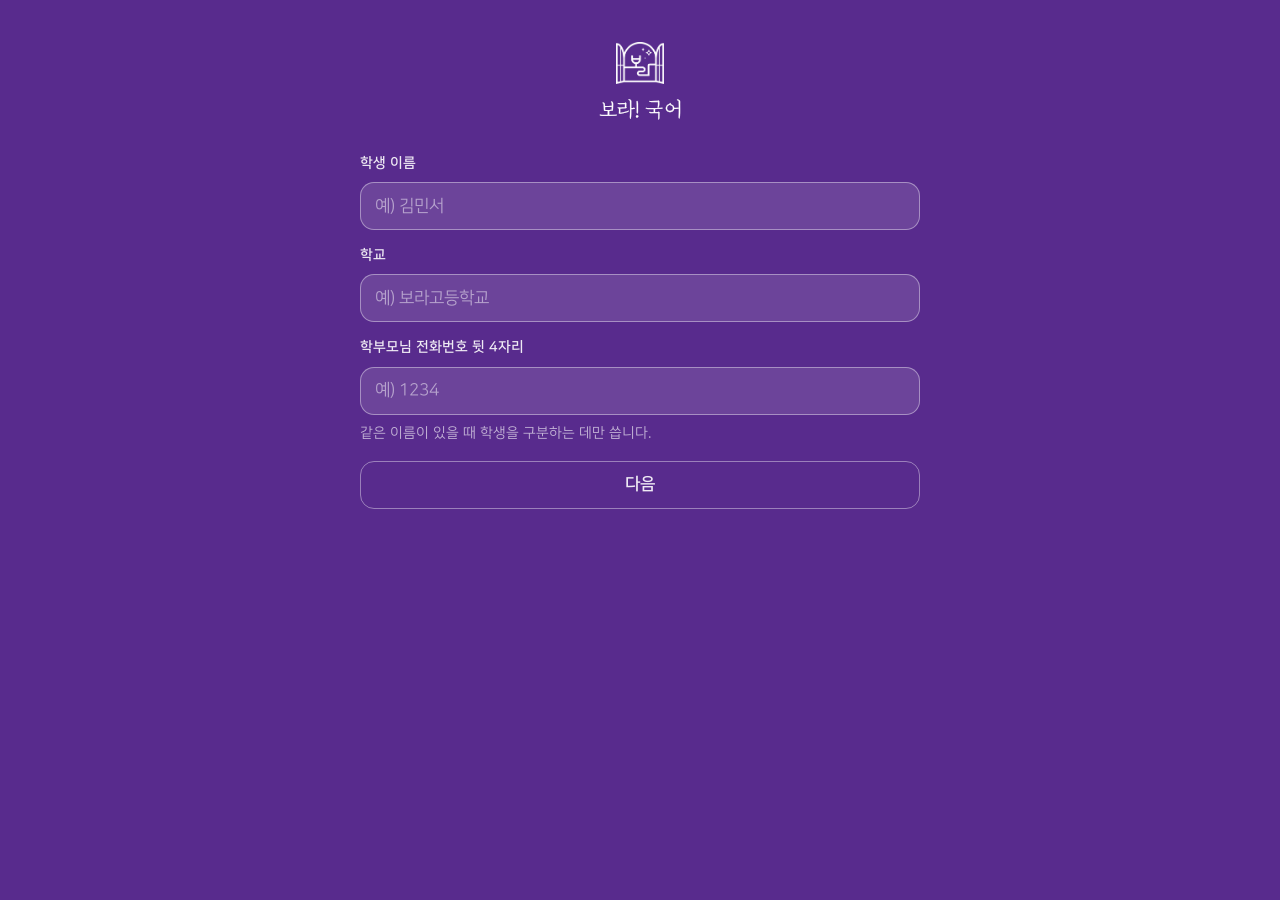
<file: index.html>
<!DOCTYPE html>
<html lang="ko" class="on-rounds">
<head>
  <meta charset="UTF-8">
  <meta http-equiv="Cache-Control" content="no-cache, must-revalidate">
  <meta name="viewport" content="width=device-width, initial-scale=1.0">
  <title>보라! 국어</title>

  <!-- 휴대폰 바탕화면에 앱처럼 놓기 위한 설정 (이 아이콘 하나로 네 과목이 다 열립니다) -->
  <link rel="manifest" href="manifest.json?v=20261018j">
  <meta name="theme-color" content="#5b2d8e">
  <link rel="icon" href="favicon.png?v=20261018j">
  <link rel="apple-touch-icon" href="apple-touch-icon.png?v=20261018j">
  <meta name="apple-mobile-web-app-capable" content="yes">
  <meta name="mobile-web-app-capable" content="yes">
  <meta name="apple-mobile-web-app-status-bar-style" content="default">
  <meta name="apple-mobile-web-app-title" content="보라! 국어">

  <link rel="stylesheet" href="style.css?v=20261030c">
</head>
<body>

  <main class="app">

    <!-- 1. 학생 정보 입력 화면 (진한 보라) — 재원생 확인은 여기서 한 번만 합니다 -->
    <section id="screen-start" class="screen">
      <div class="brand-box">
        <img class="brand-mark" src="logo/mark-white.png?v=20261018j" alt="" width="450" height="397">
        <h1 class="brand-name">보라! 국어</h1>
      </div>

      <form id="start-form" class="card" autocomplete="off">
        <div class="field">
          <label class="label" for="student-name">학생 이름</label>
          <input type="text" id="student-name" class="input" placeholder="예) 김민서" maxlength="20">
        </div>

        <div class="field">
          <label class="label" for="student-school">학교</label>
          <input type="text" id="student-school" class="input" placeholder="예) 보라고등학교" maxlength="30">
        </div>

        <div class="field">
          <label class="label" for="student-phone4">학부모님 전화번호 뒷 4자리</label>
          <input type="text" id="student-phone4" class="input" placeholder="예) 1234"
                 inputmode="numeric" maxlength="4">
          <p class="field-hint">같은 이름이 있을 때 학생을 구분하는 데만 씁니다.</p>
        </div>

        <p id="name-error" class="error" hidden></p>
        <button type="submit" id="btn-start" class="btn btn-primary">다음</button>
        <button type="button" id="btn-my-history" class="btn btn-quiet" hidden>내 지난 기록 보기</button>
      </form>
    </section>

    <!-- 2. 과목 고르기 화면 (연보라) -->
    <section id="screen-subjects" class="screen hub-subjects" hidden>
      <div class="brand-box">
        <picture>
          <source srcset="logo/mark-white.png?v=20261018j" media="(prefers-color-scheme: dark)">
          <img class="brand-mark" src="logo/mark.png?v=20261018j" alt="" width="450" height="397">
        </picture>
        <p class="brand-name">보라! 국어</p>
        <p id="hub-quote" class="hub-quote">“나는 점점 더 나아지고 있다.”</p>
      </div>

      <div class="hub-panel">
        <p class="hub-who"><b id="hub-name"></b> 학생<span id="hub-grade"></span></p>
        <p class="hub-pick">과목을 고르세요</p>

        <!-- 단추를 누르면 그 과목 화면으로 갑니다. 이름은 다시 묻지 않습니다 -->
        <nav class="hub-subject-list" aria-label="과목">
          <a class="hub-subject" href="vocab.html">
            <span class="hub-subject-icon" aria-hidden="true">
              <svg viewBox="0 0 24 24" width="18" height="18" fill="none" stroke="currentColor" stroke-width="1.9" stroke-linecap="round" stroke-linejoin="round"><path d="M3.5 5.5c2.5-1.2 5.5-1.2 8.5.6 3-1.8 6-1.8 8.5-.6v13c-2.5-1.2-5.5-1.2-8.5.6-3-1.8-6-1.8-8.5-.6z"/><path d="M12 6.1v13.1"/></svg>
            </span>
            <span class="hub-subject-name">어휘</span>
          </a>
          <a class="hub-subject" href="grammar.html">
            <span class="hub-subject-icon" aria-hidden="true">
              <svg viewBox="0 0 24 24" width="18" height="18" fill="none" stroke="currentColor" stroke-width="1.9" stroke-linecap="round" stroke-linejoin="round"><path d="M15.5 4.5l4 4L9 19l-5 1 1-5z"/><path d="M13 7l4 4"/></svg>
            </span>
            <span class="hub-subject-name">문법</span>
          </a>
          <a class="hub-subject" href="exam.html">
            <span class="hub-subject-icon" aria-hidden="true">
              <svg viewBox="0 0 24 24" width="18" height="18" fill="none" stroke="currentColor" stroke-width="1.9" stroke-linecap="round" stroke-linejoin="round"><rect x="5" y="4.5" width="14" height="16" rx="2"/><path d="M9 3.5h6v3H9z"/><path d="M8.5 12l2.2 2.2 4.6-4.6"/><path d="M8.5 17.5h7"/></svg>
            </span>
            <span class="hub-subject-name">모의고사</span>
          </a>
          <a class="hub-subject" href="reading.html">
            <span class="hub-subject-icon" aria-hidden="true">
              <svg viewBox="0 0 24 24" width="18" height="18" fill="none" stroke="currentColor" stroke-width="1.9" stroke-linecap="round" stroke-linejoin="round"><path d="M4 6h11M4 10h9M4 14h5"/><circle cx="15.5" cy="15.5" r="3.5"/><path d="M18 18l2.5 2.5"/></svg>
            </span>
            <span class="hub-subject-name">독해</span>
          </a>
        </nav>
      </div>

      <button type="button" id="btn-rename" class="btn btn-quiet">이름 다시 입력</button>
    </section>

    <!-- 3. 내 기록 화면 (네 과목 기록을 모두 보여 줍니다) -->
    <section id="screen-history" class="screen" hidden>
      <button type="button" id="btn-back-from-history" class="btn-back">돌아가기</button>

      <div class="card">
        <p class="eyebrow">지금까지의 기록</p>
        <p id="history-who" class="chosen-round"></p>
        <p id="history-summary" class="chosen-detail"></p>
      </div>

      <div id="history-list" class="history-list"></div>
    </section>

  </main>

  <script src="storage.js?v=20261021a"></script>
  <script src="hub.js?v=20261018j"></script>
</body>
</html>
</file>
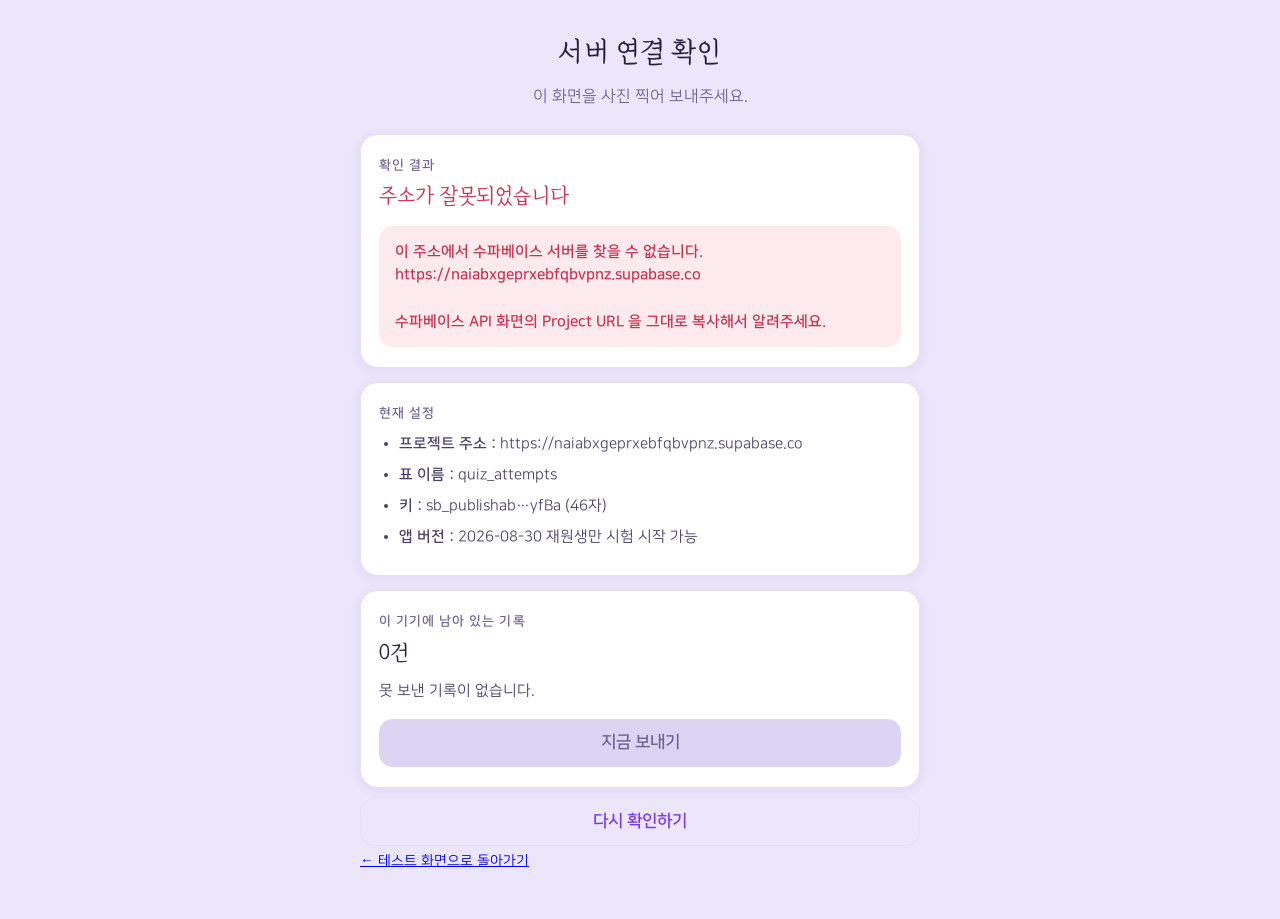
<file: check.html>
<!DOCTYPE html>
<html lang="ko">
<head>
  <meta charset="UTF-8">
  <meta http-equiv="Cache-Control" content="no-cache, must-revalidate">
  <meta name="viewport" content="width=device-width, initial-scale=1.0">
  <title>서버 연결 확인</title>
  <link rel="icon" href="favicon.png?v=20260917a">
  <meta name="theme-color" content="#7c3aed">
  <link rel="stylesheet" href="style.css?v=20261030c">
</head>
<body>

  <main class="app">
    <h1>서버 연결 확인</h1>
    <p class="subtitle">이 화면을 사진 찍어 보내주세요.</p>

    <div class="card">
      <p class="eyebrow">확인 결과</p>
      <p id="verdict" class="chosen-round">확인하는 중…</p>
      <p id="reason" class="check-state" hidden></p>
    </div>

    <div class="card">
      <p class="eyebrow">현재 설정</p>
      <ul id="config" class="config-list"></ul>
    </div>

    <div class="card">
      <p class="eyebrow">이 기기에 남아 있는 기록</p>
      <p id="pending" class="chosen-round">세는 중…</p>
      <p id="pending-detail" class="chosen-detail">아직 서버로 못 보낸 기록이 있으면 여기서 보낼 수 있습니다.</p>
      <button type="button" id="btn-resend" class="btn btn-primary">지금 보내기</button>
      <p id="resend-state" class="check-state" hidden></p>
    </div>

    <button type="button" id="btn-again" class="btn btn-quiet">다시 확인하기</button>
    <p class="hint"><a href="./">← 테스트 화면으로 돌아가기</a></p>
  </main>

  <script src="storage.js?v=20261021a"></script>
  <script>
  (function () {
    'use strict';

    var $ = function (id) { return document.getElementById(id); };

    /* 키는 앞뒤 일부만 보여 줍니다 */
    function mask(key) {
      if (!key) return '(비어 있음)';
      if (key.length < 16) return key;
      return key.slice(0, 12) + '…' + key.slice(-4) + ' (' + key.length + '자)';
    }

    function showConfig() {
      var rows = [
        ['프로젝트 주소', SUPABASE.url || '(비어 있음)'],
        ['표 이름', SUPABASE.table || '(비어 있음)'],
        ['키', mask(SUPABASE.anonKey)],
        ['앱 버전', '2026-08-30 재원생만 시험 시작 가능']
      ];
      var ul = $('config');
      ul.innerHTML = '';
      rows.forEach(function (r) {
        var li = document.createElement('li');
        var b = document.createElement('strong');
        b.textContent = r[0] + ' : ';
        li.appendChild(b);
        li.appendChild(document.createTextNode(r[1]));
        ul.appendChild(li);
      });
    }

    /* 1단계: 그 주소에 서버가 있기는 한지 확인합니다.
       (주소가 틀리면 여기서 바로 걸립니다) */
    function probeHost() {
      if (!SUPABASE.url) return Promise.resolve(false);
      return fetch(SUPABASE.url.replace(/\/+$/, '') + '/rest/v1/', { mode: 'no-cors' })
        .then(function () { return true; })
        .catch(function () { return false; });
    }

    function run() {
      var verdict = $('verdict');
      var reason = $('reason');

      verdict.textContent = '확인하는 중…';
      reason.hidden = true;

      probeHost().then(function (alive) {
        if (!alive) {
          verdict.textContent = '주소가 잘못되었습니다';
          verdict.style.color = 'var(--wrong)';
          reason.hidden = false;
          reason.className = 'check-state is-bad';
          reason.textContent =
            '이 주소에서 수파베이스 서버를 찾을 수 없습니다.\n' +
            SUPABASE.url + '\n\n' +
            '수파베이스 API 화면의 Project URL 을 그대로 복사해서 알려주세요.';
          return;
        }
        checkSaving();
      });
    }

    function checkSaving() {
      var verdict = $('verdict');
      var reason = $('reason');

      VocabStore.testConnection().then(function (r) {
        verdict.textContent = r.ok ? '연결 성공' : '연결 실패';
        verdict.style.color = r.ok ? 'var(--correct)' : 'var(--wrong)';

        reason.hidden = false;
        reason.className = 'check-state ' + (r.ok ? 'is-ok' : 'is-bad');
        reason.textContent = r.message;

        if (!r.ok) {
          reason.textContent = '서버는 찾았는데 준비가 덜 되었습니다.\n\n' + r.message;
        }

        if (r.detail) {
          var more = document.createElement('span');
          more.className = 'check-detail';
          more.textContent = r.detail;
          reason.appendChild(more);
        }
      });
    }

    function showPending() {
      var waiting = VocabStore.all().filter(function (r) { return !r.sent; });
      $('pending').textContent = waiting.length + '건';
      $('btn-resend').disabled = waiting.length === 0;
      $('pending-detail').textContent = waiting.length === 0
        ? '못 보낸 기록이 없습니다.'
        : '아직 서버로 못 보낸 기록이 ' + waiting.length + '건 있습니다.';
      return waiting.length;
    }

    function resendAll() {
      var box = $('resend-state');
      box.hidden = false;
      box.className = 'check-state';
      box.textContent = '보내는 중…';

      VocabStore.resend().then(function (count) {
        var left = showPending();
        if (count > 0 && left === 0) {
          box.className = 'check-state is-ok';
          box.textContent = count + '건을 모두 보냈습니다.\n수파베이스 Table Editor 를 새로고침해보세요.';
        } else if (count > 0) {
          box.className = 'check-state';
          box.textContent = count + '건을 보냈고, ' + left + '건이 남았습니다.';
        } else {
          box.className = 'check-state is-bad';
          box.textContent = '보내지 못했습니다.\n위쪽 확인 결과를 먼저 봐주세요.';
        }
      });
    }

    showConfig();
    showPending();
    $('btn-again').addEventListener('click', run);
    $('btn-resend').addEventListener('click', resendAll);
    run();
  })();
  </script>
</body>
</html>
</file>
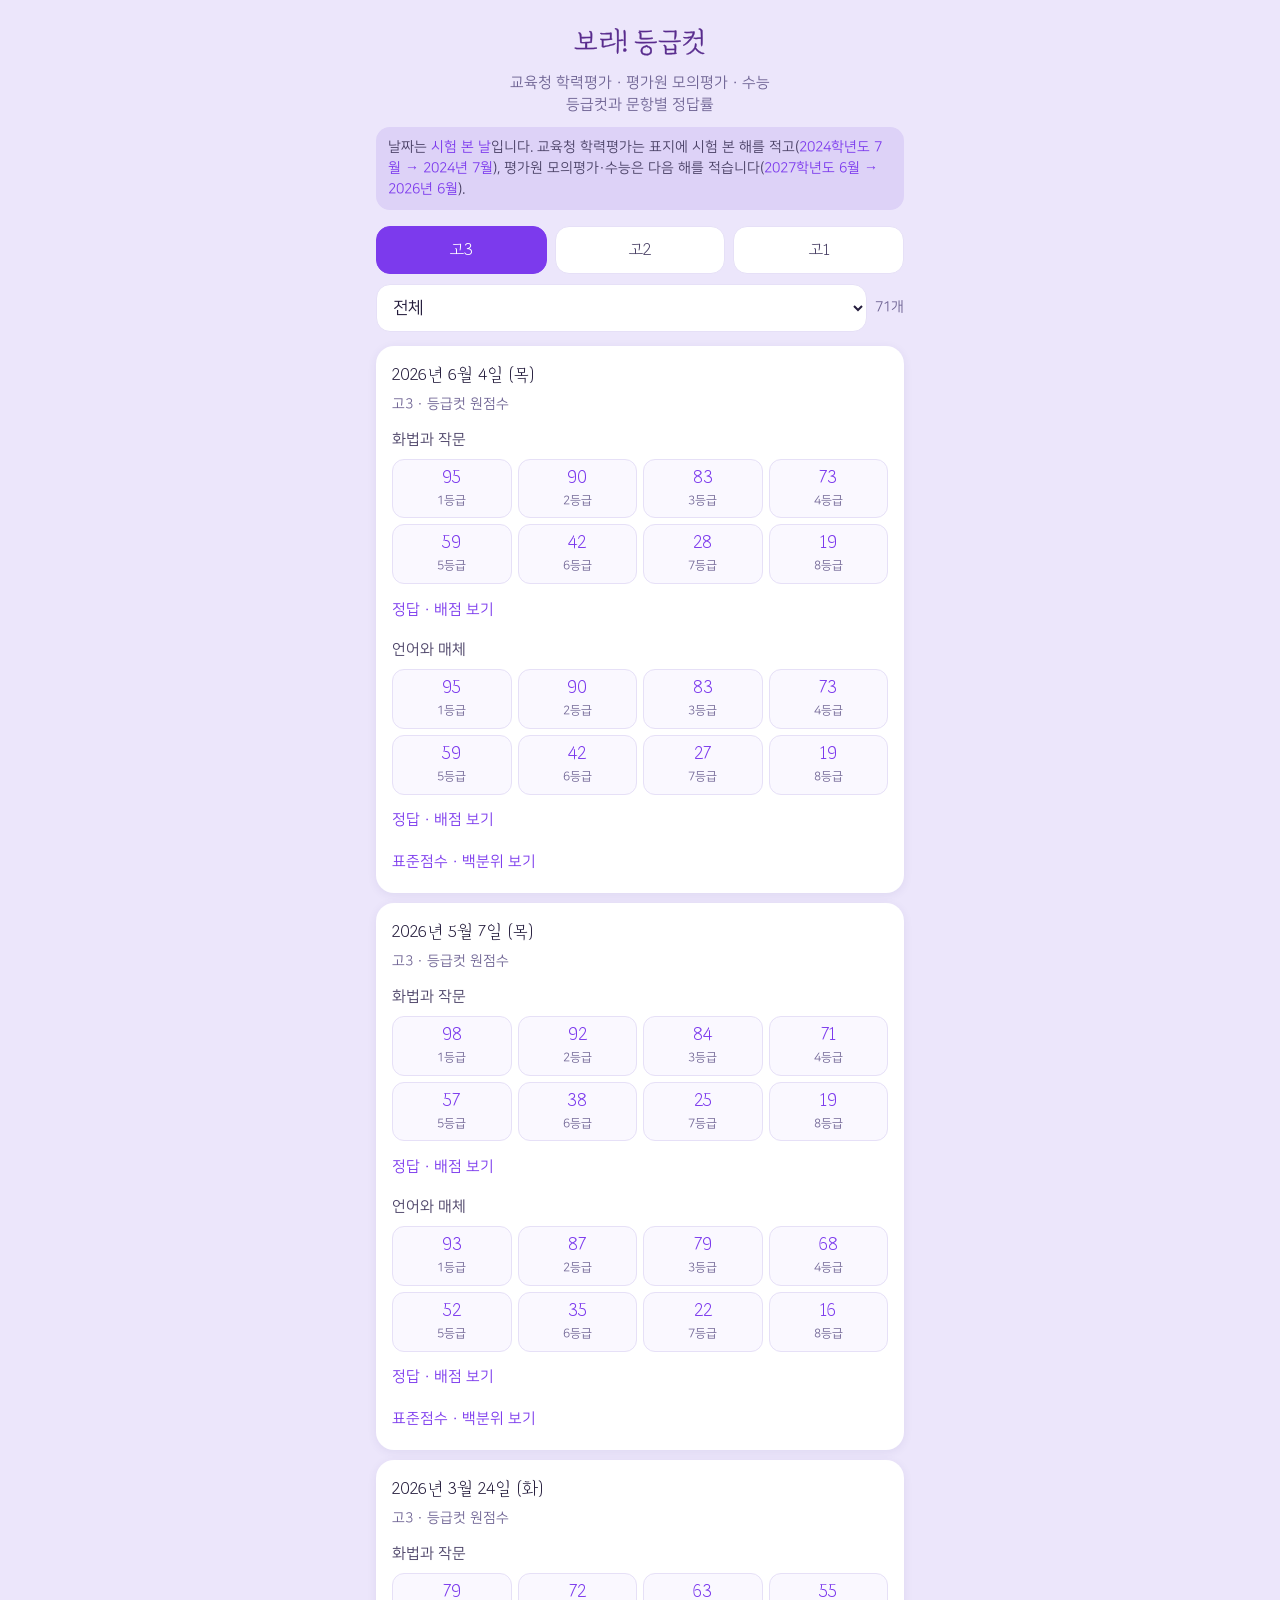
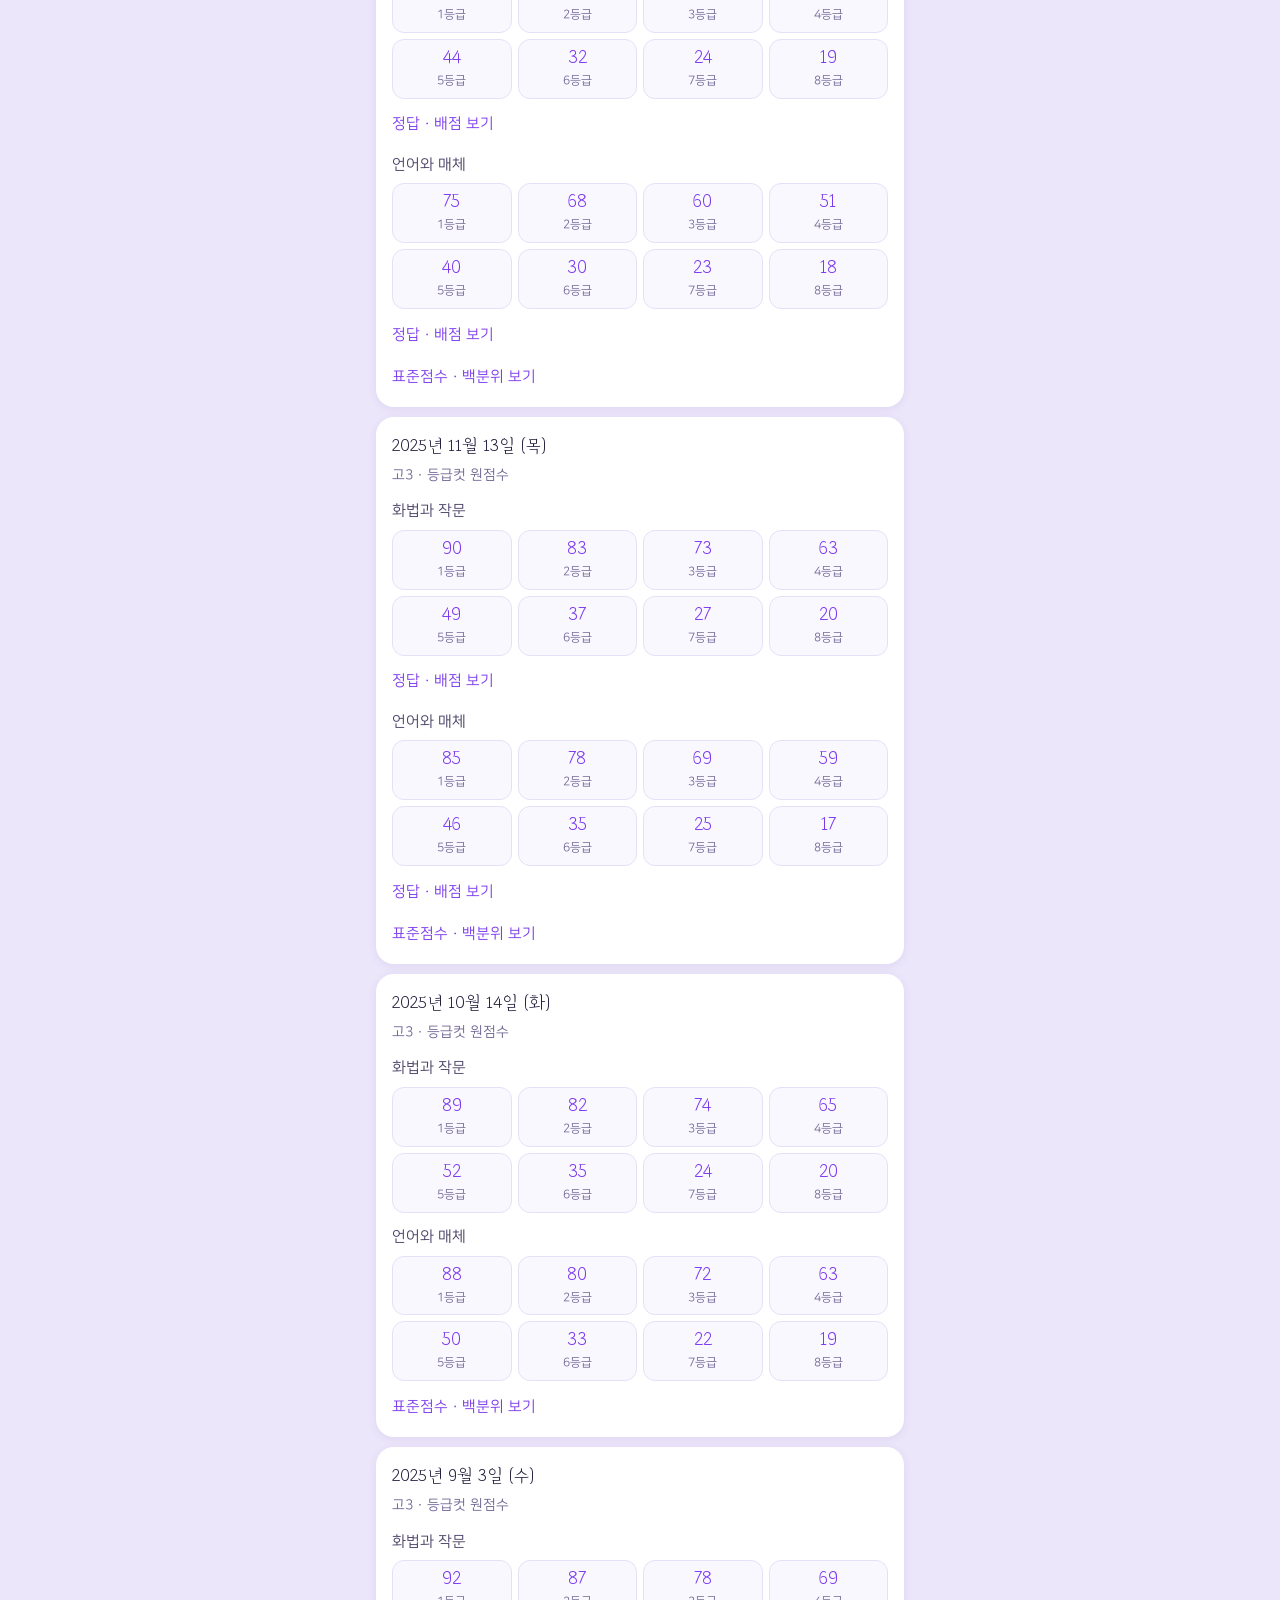
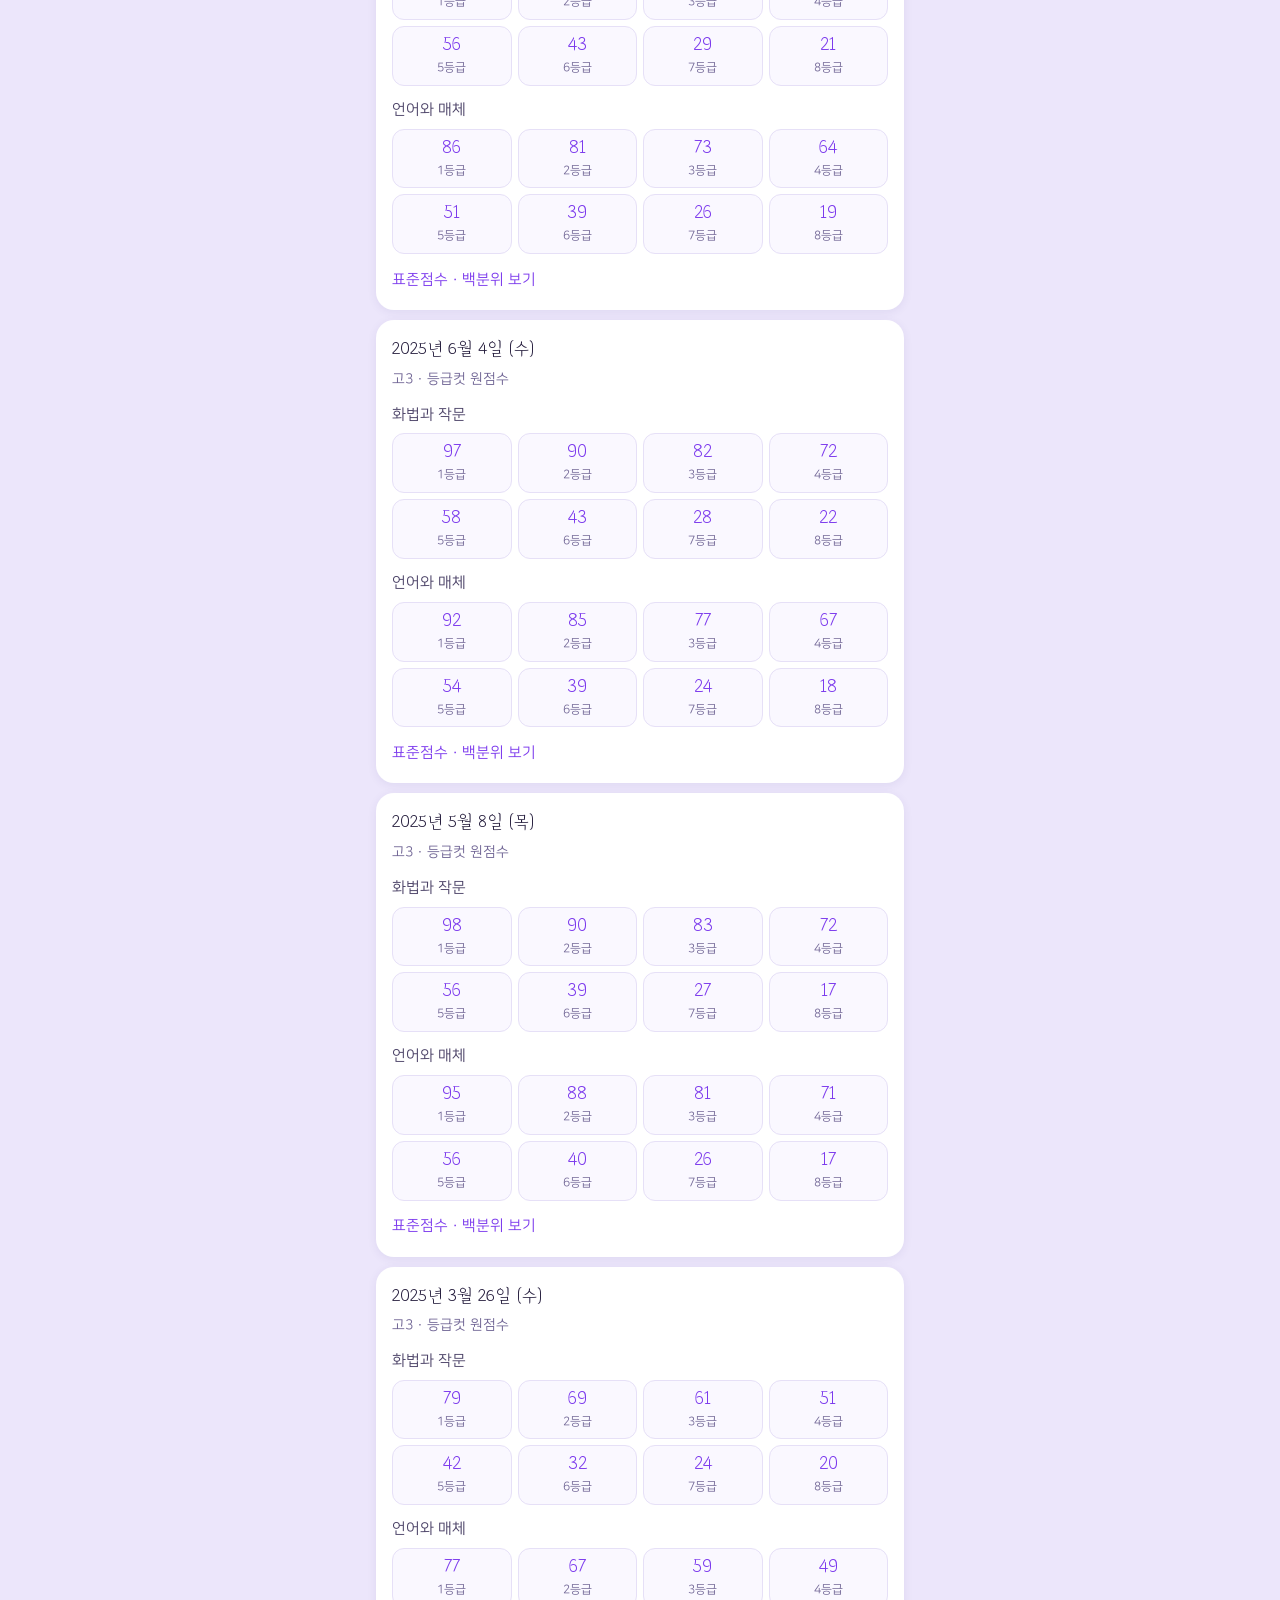
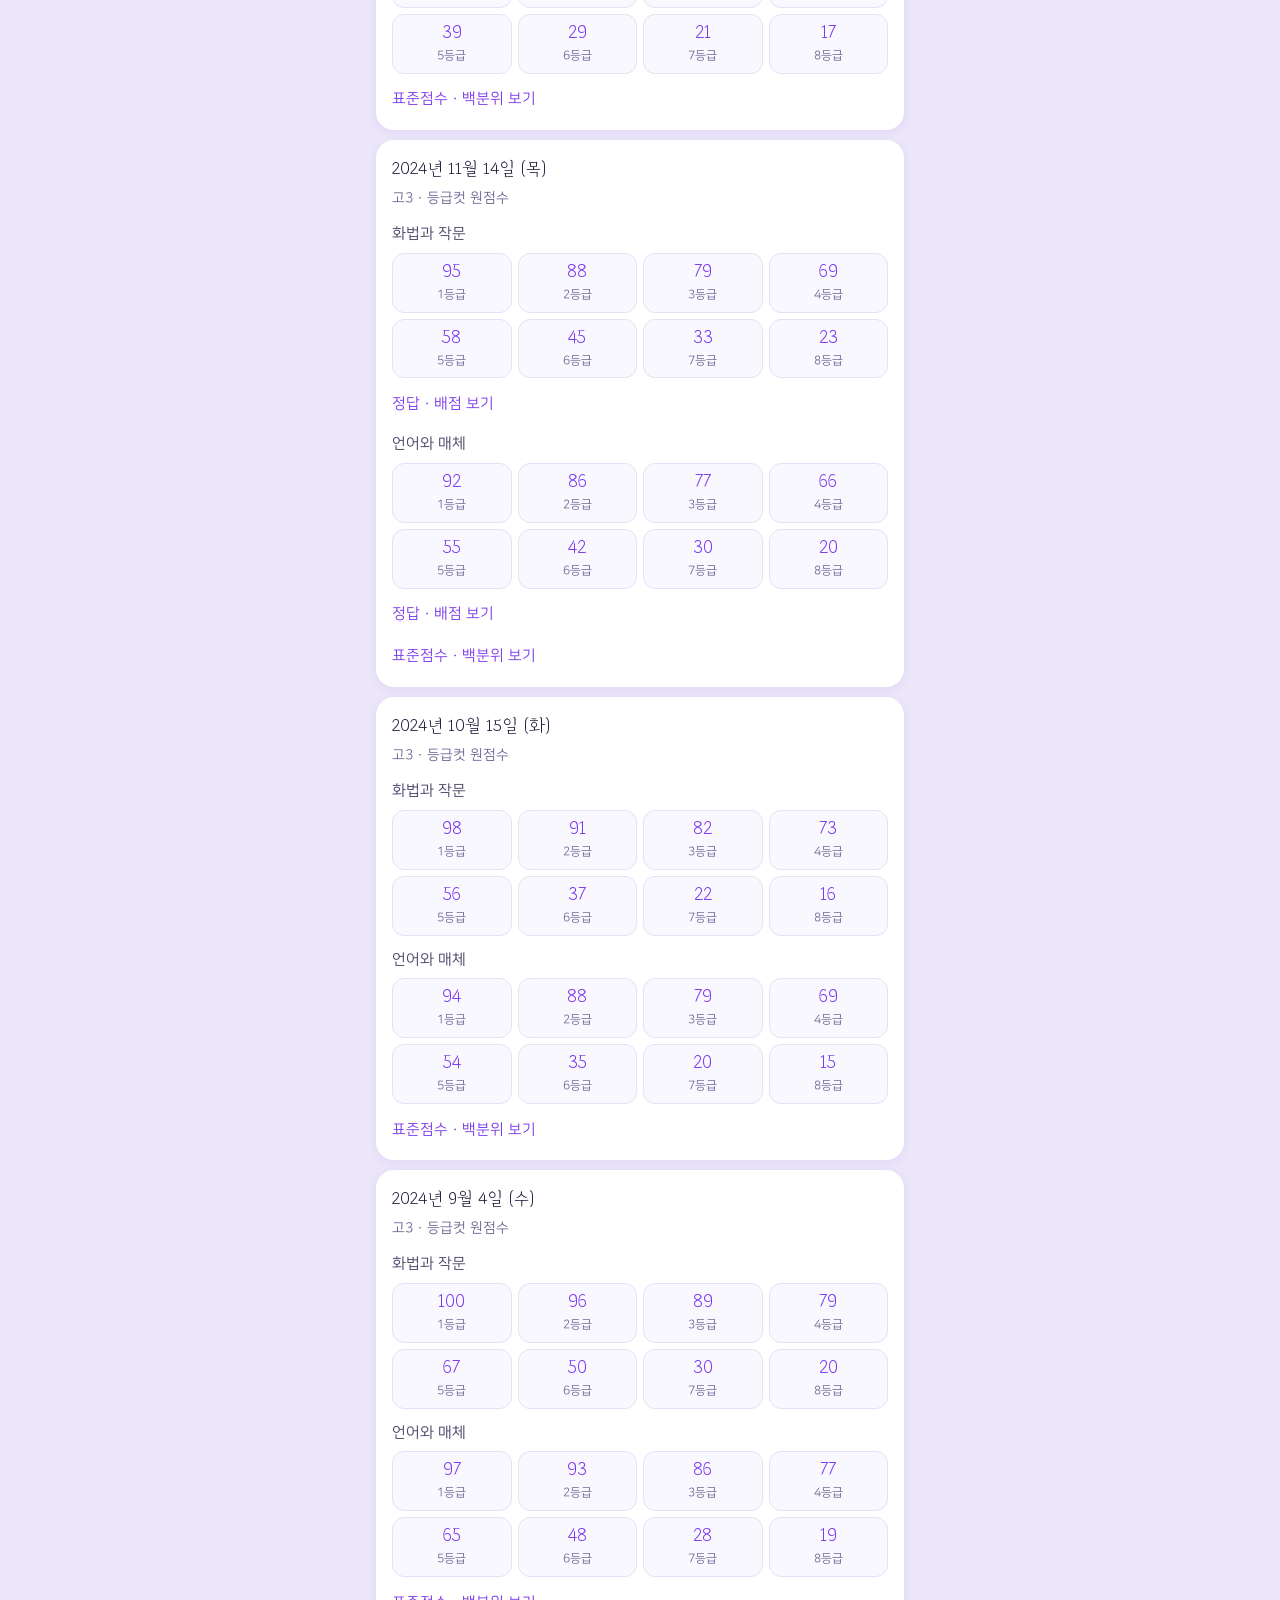
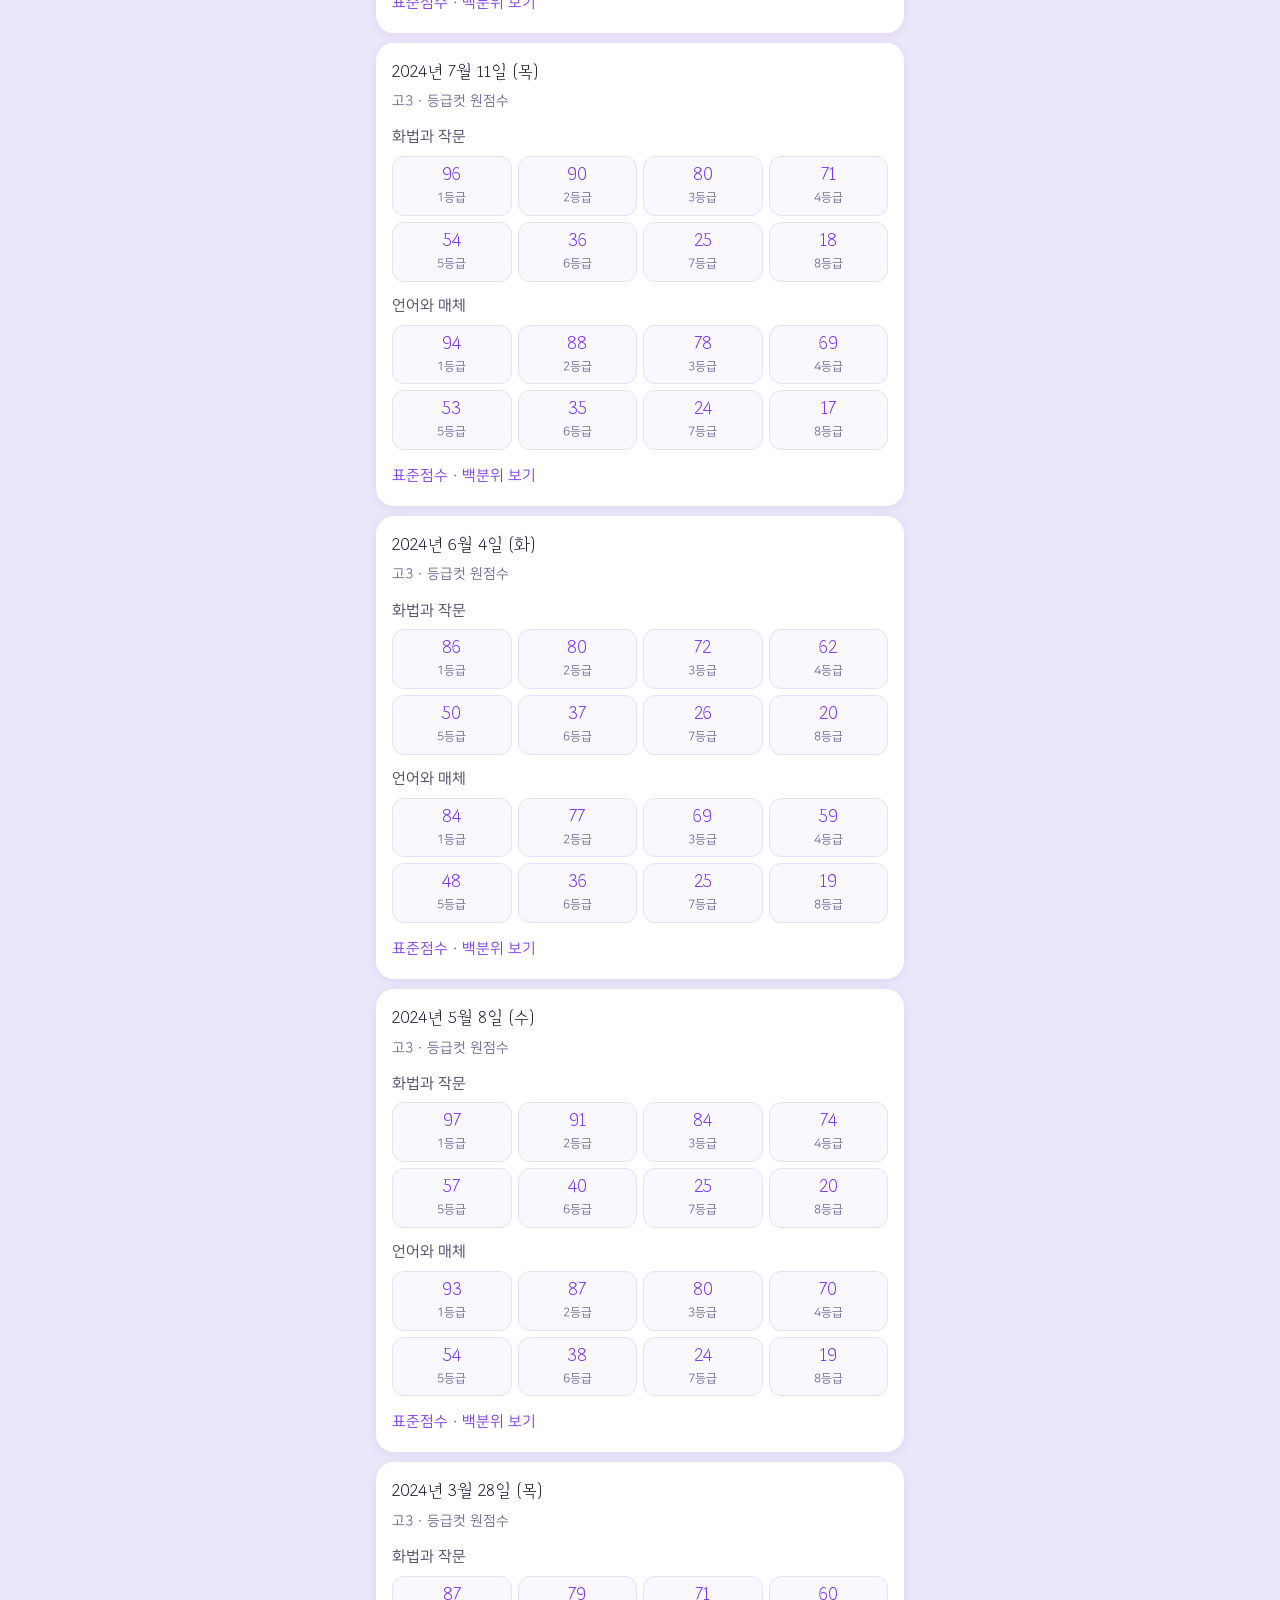
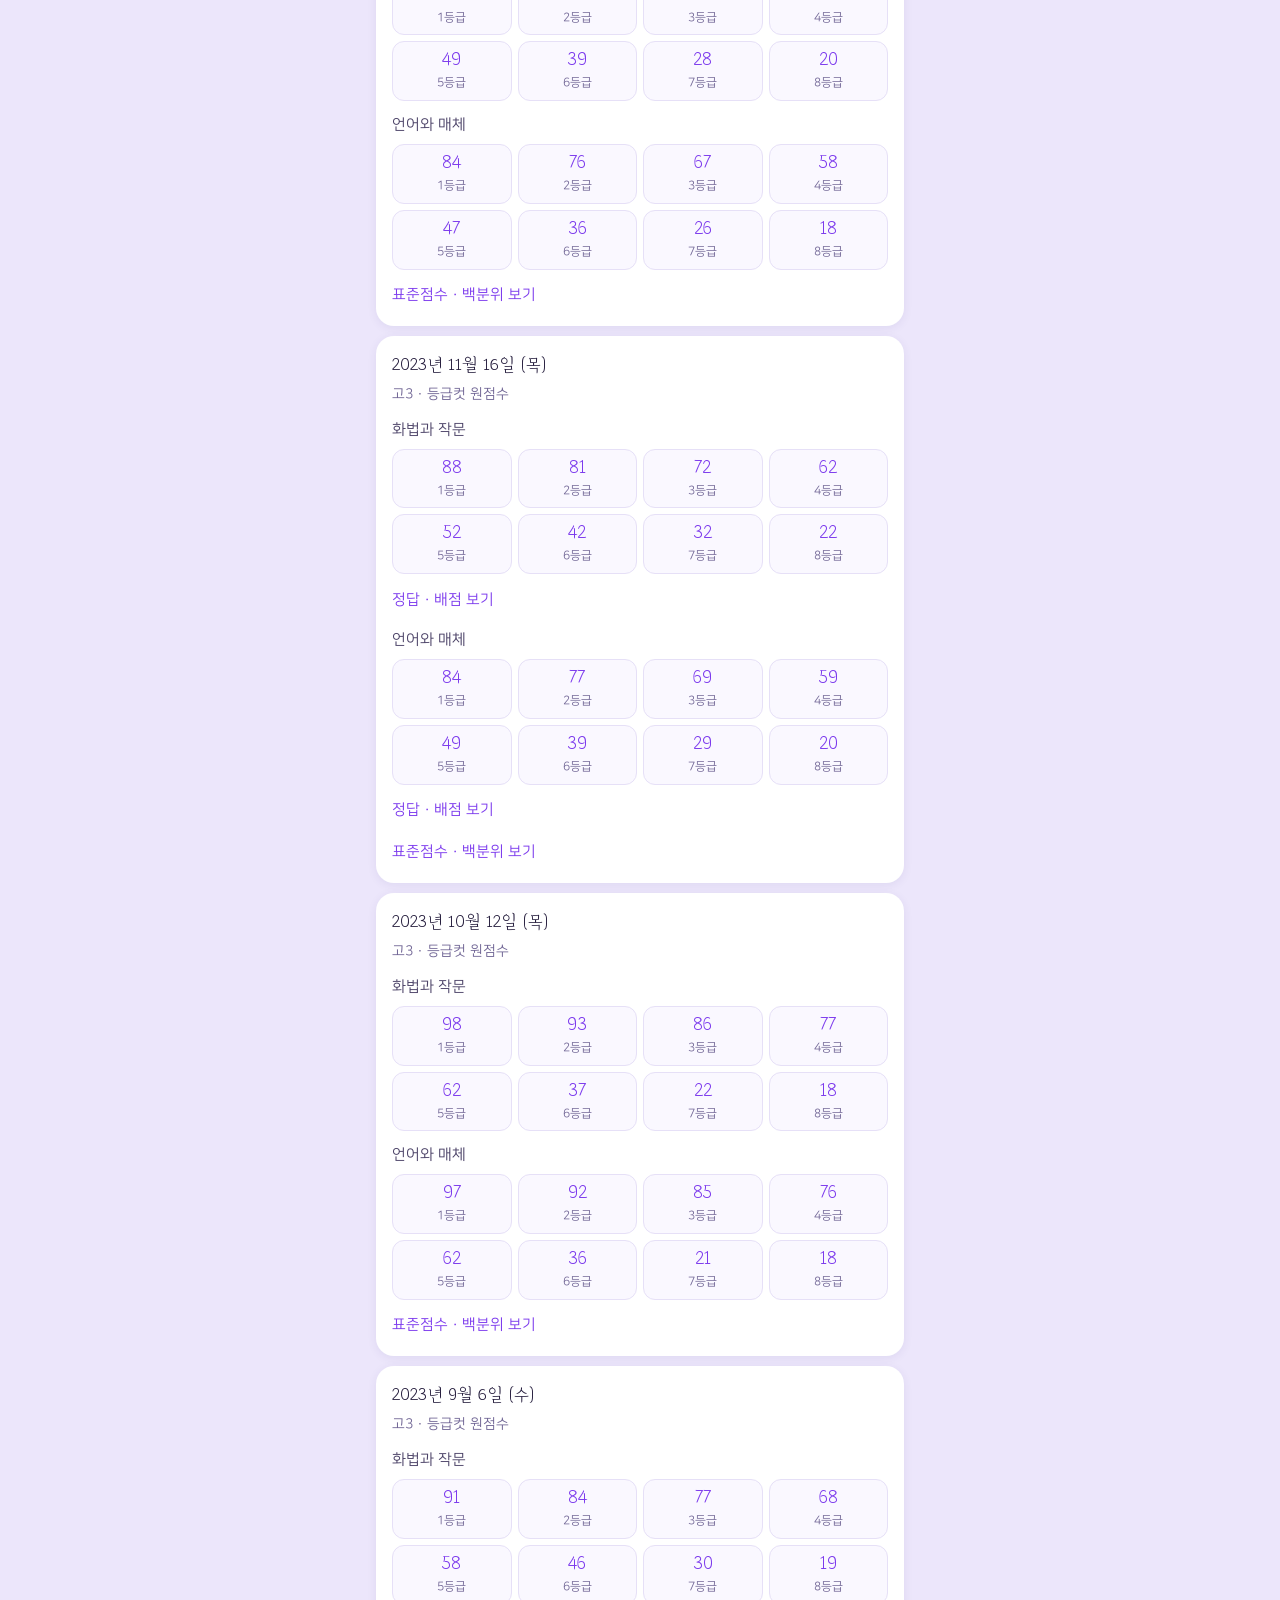
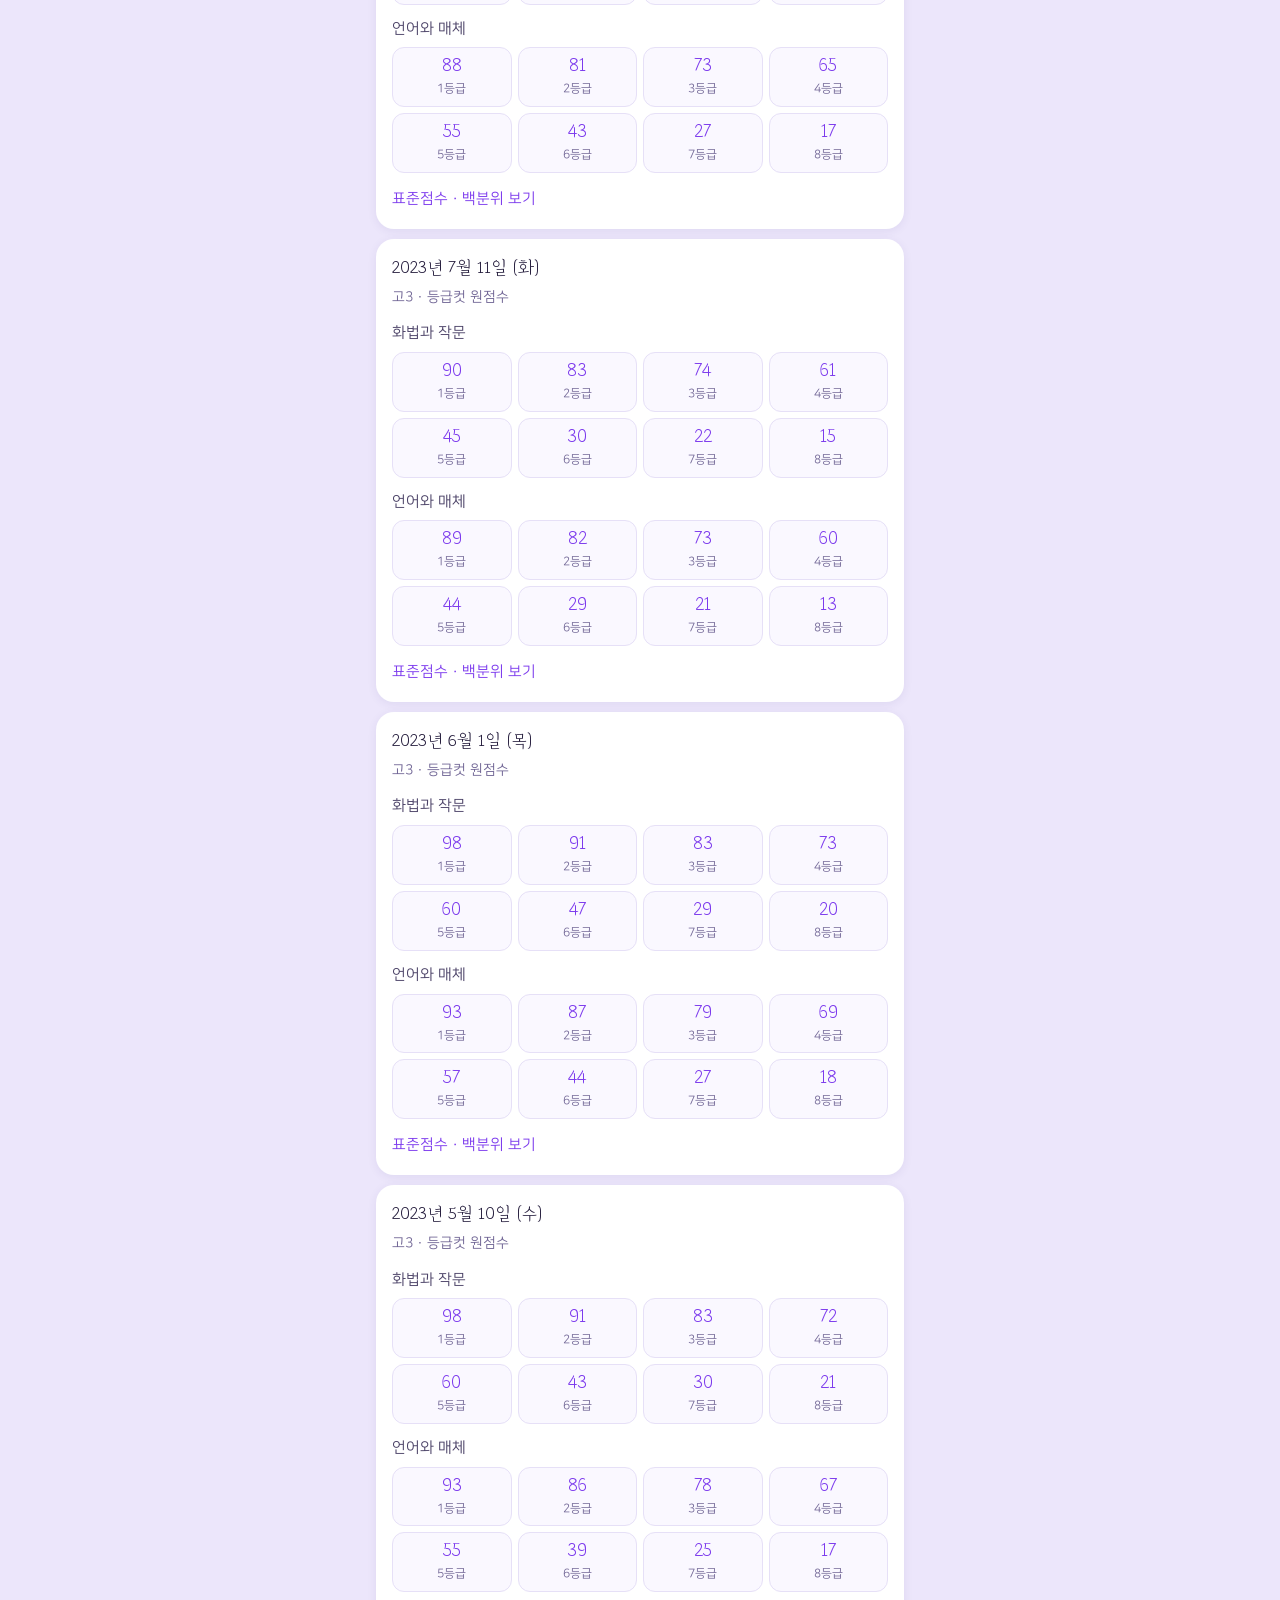
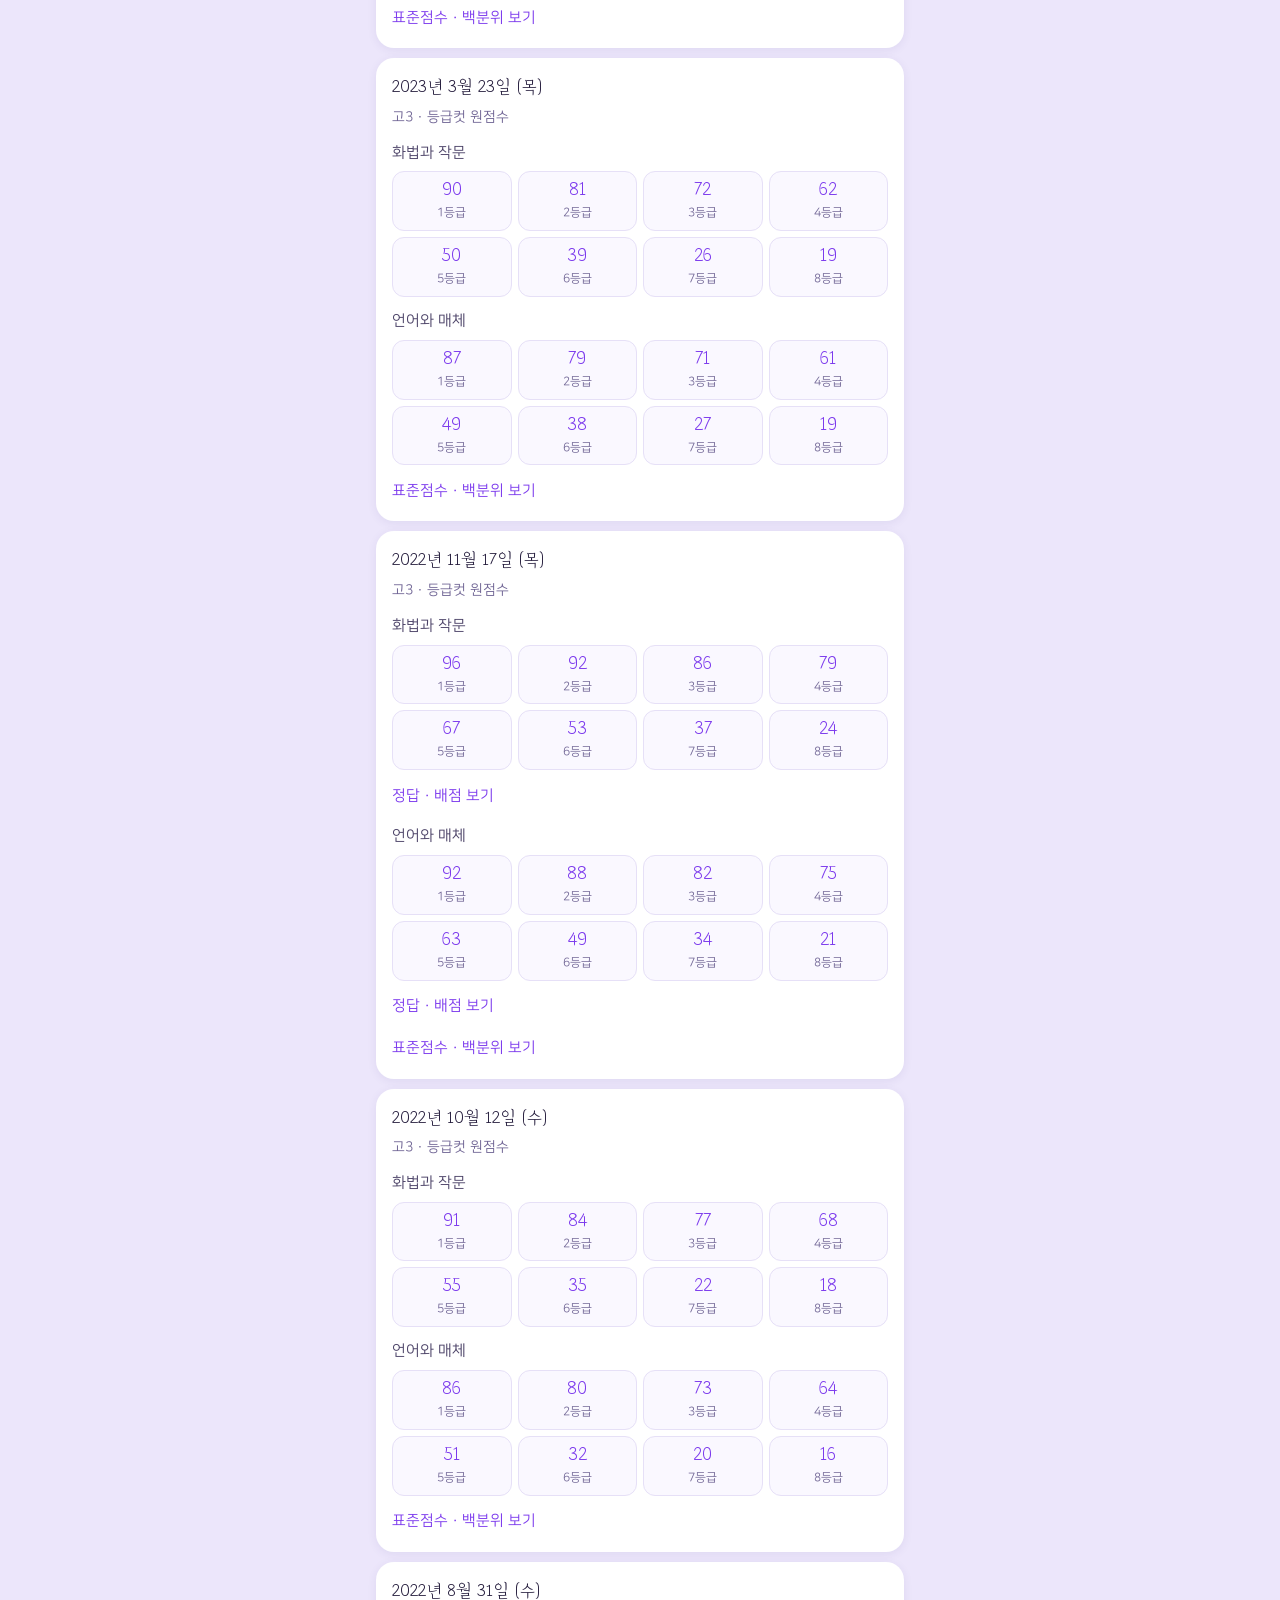
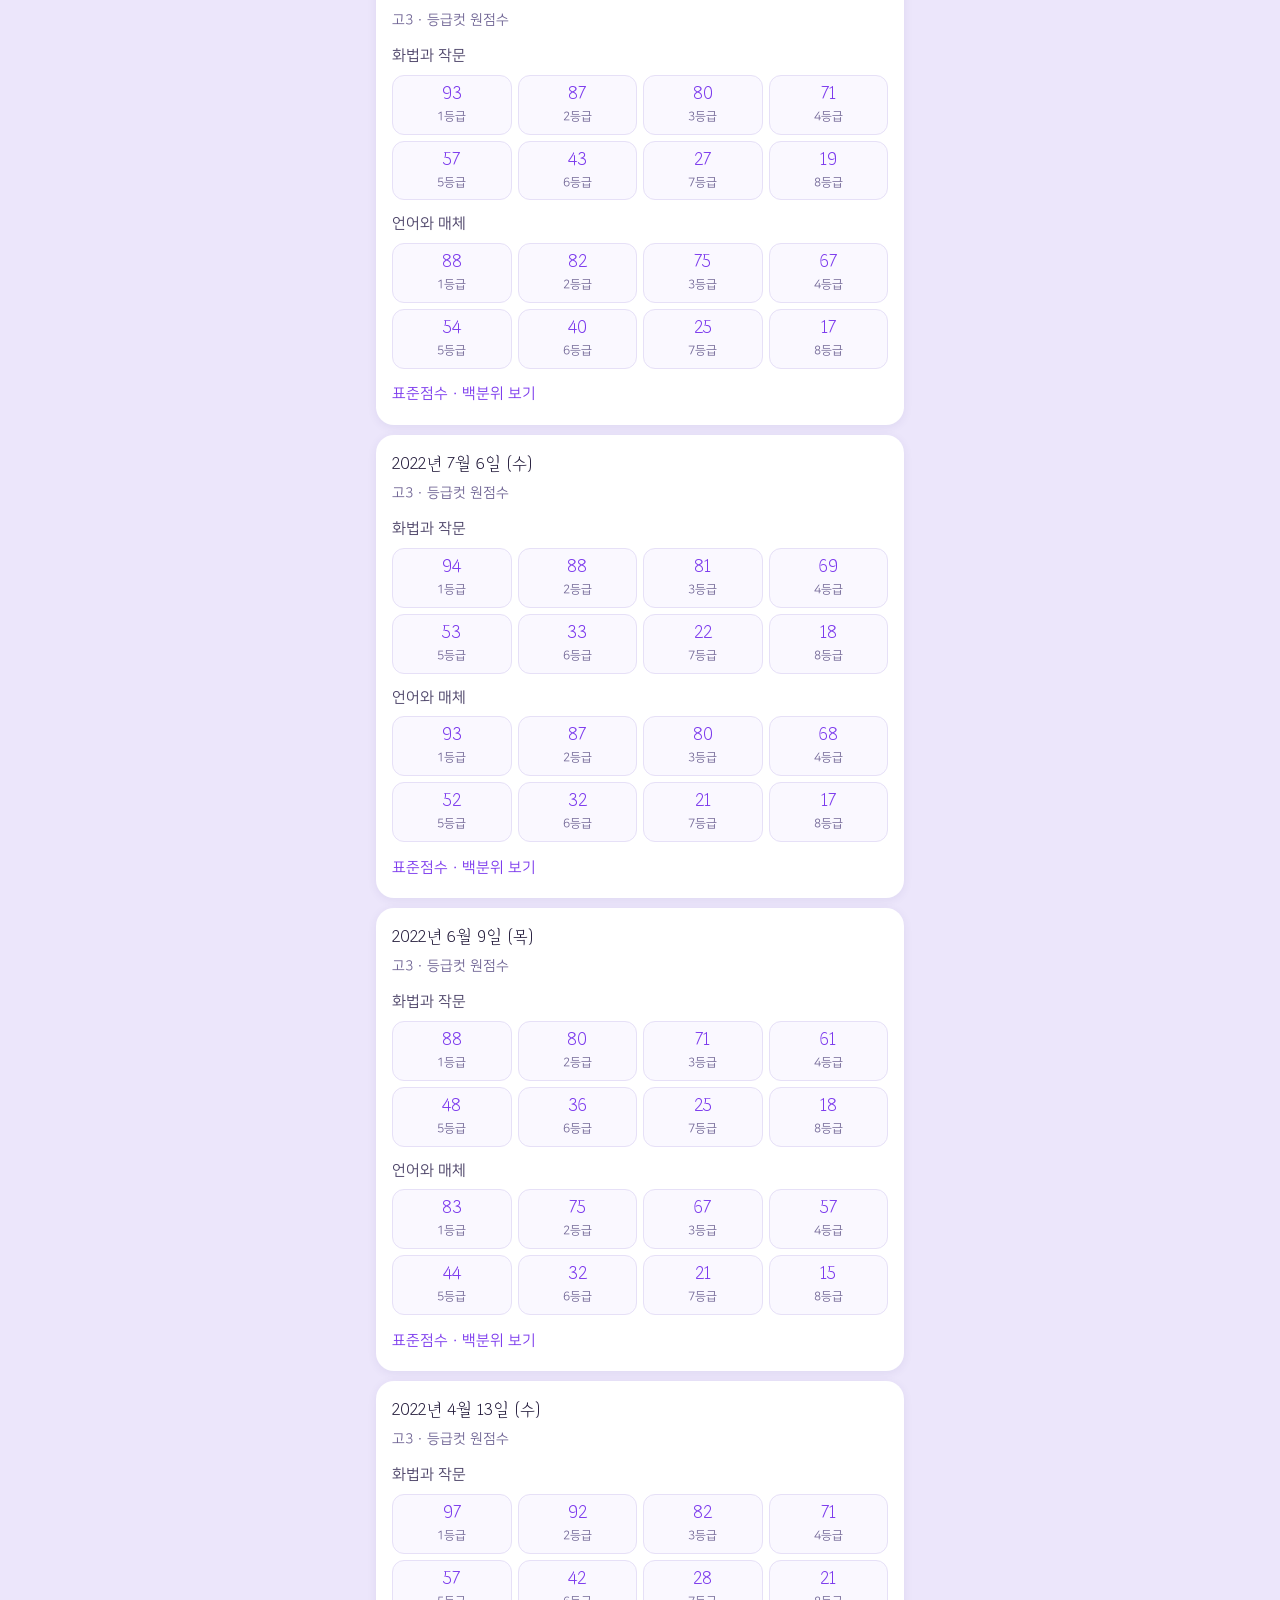
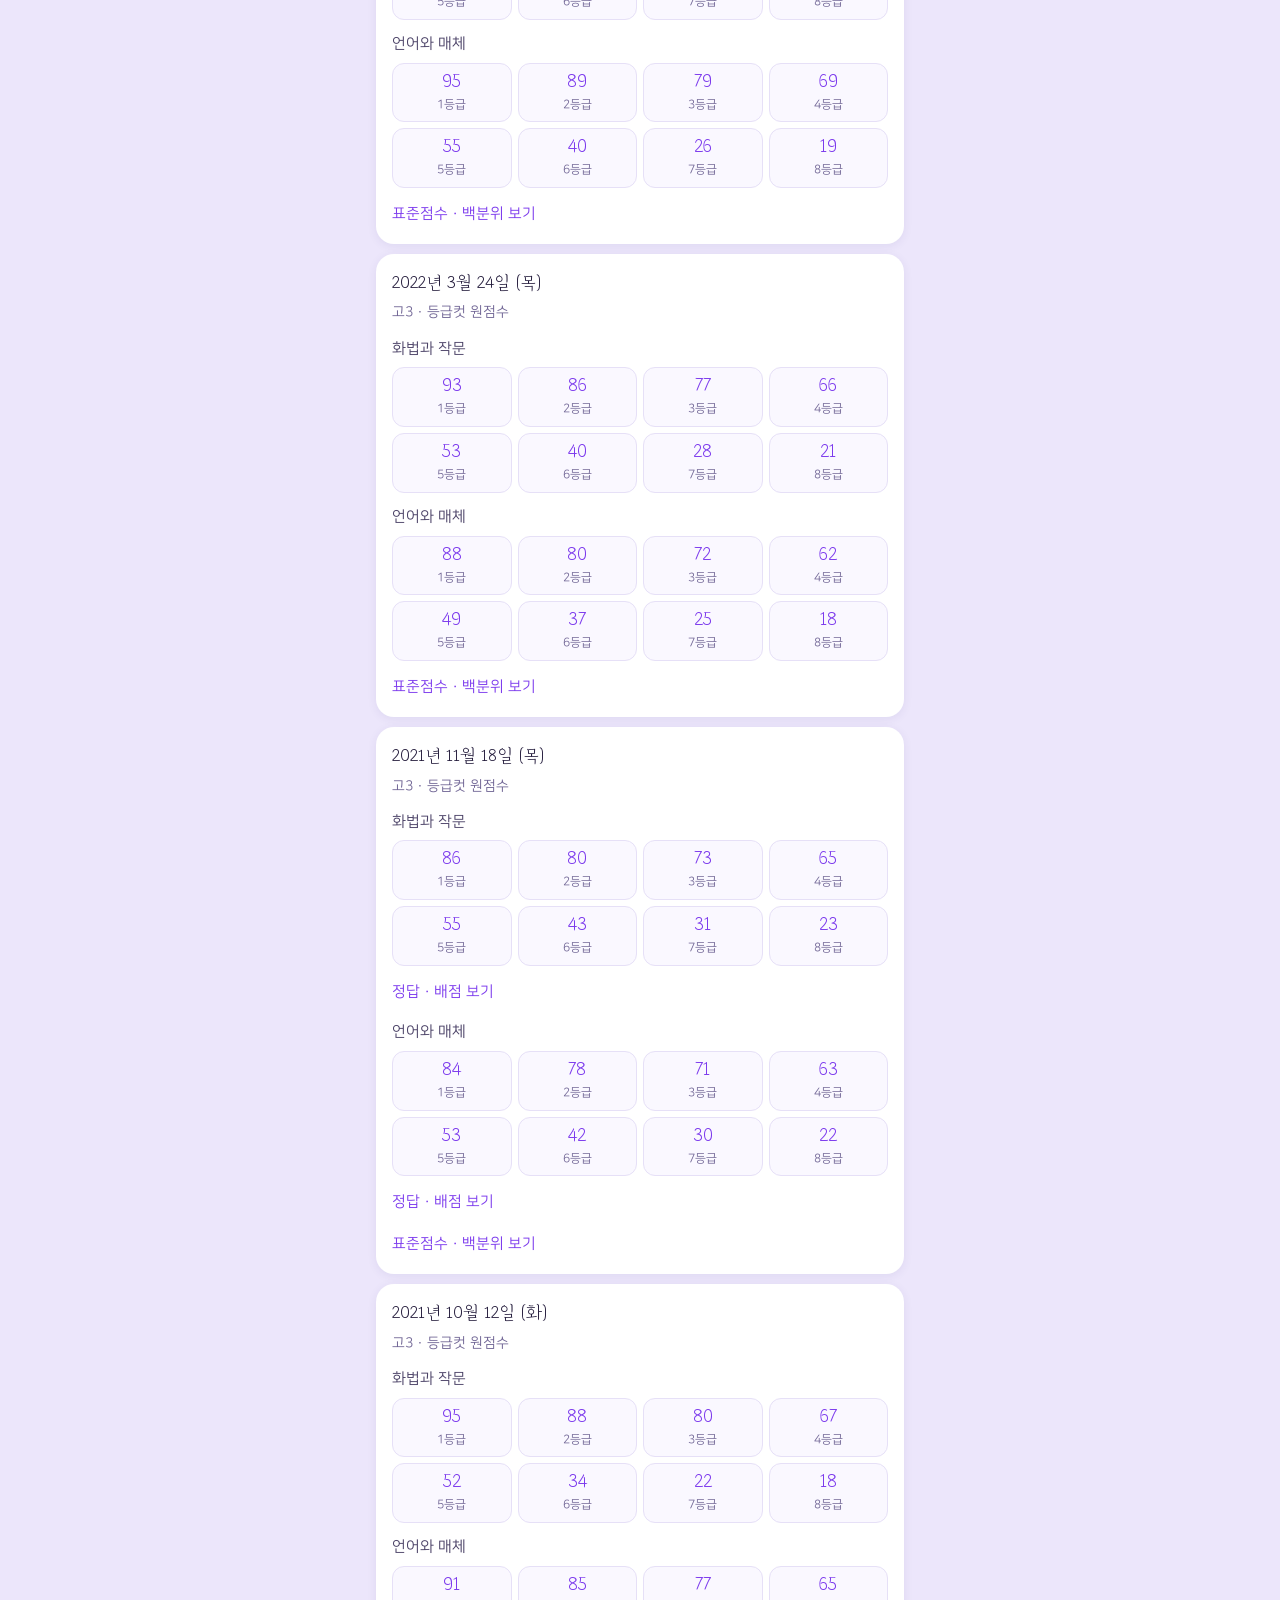
<file: cuts.html>
<!doctype html>
<html lang="ko">
<head>
  <meta charset="utf-8">
  <meta name="viewport" content="width=device-width, initial-scale=1, viewport-fit=cover">
  <title>보라! 등급컷</title>
  <meta name="theme-color" content="#ece6fb">
  <link rel="icon" href="exam-favicon.png?v=20261024">
  <!-- 휴대폰 홈 화면에 놓을 때 쓰는 아이콘과 이름입니다 -->
  <link rel="apple-touch-icon" href="exam-apple-touch-icon.png?v=20261024">
  <meta name="apple-mobile-web-app-capable" content="yes">
  <meta name="apple-mobile-web-app-status-bar-style" content="default">
  <meta name="apple-mobile-web-app-title" content="보라! 등급컷">
  <link rel="stylesheet" href="style.css?v=20261030c">
  <style>
    /* 이 화면에서만 쓰는 모양입니다. 색과 글씨는 style.css 의 :root 에서 가져다 씁니다. */
    body { background: var(--bg); }

    .cut-wrap { max-width: 560px; margin: 0 auto; padding: 18px 16px 48px; }

    .cut-head { text-align: center; margin-bottom: 14px; }
    .cut-head h1 {
      font-family: var(--font-title); font-size: 30px; font-weight: 400;
      color: var(--brand-ink); margin: 0 0 4px;
      -webkit-text-stroke: var(--title-bold) currentColor;
    }
    .cut-head p { font-size: 15px; color: var(--muted); margin: 0; line-height: 1.5; }
    .cut-tip {
      margin-top: 10px !important; padding: 10px 12px;
      background: var(--chip); border-radius: 14px;
      font-size: 14px !important; color: var(--text-2) !important; text-align: left;
    }
    .cut-tip b { font-weight: 400; color: var(--primary); }

    /* 학년 고르기 — 세 칸 */
    .grade-tabs { display: grid; grid-template-columns: repeat(3, 1fr); gap: 8px; margin: 16px 0 10px; }
    .grade-tab {
      min-height: 48px; border: 1.5px solid var(--line); border-radius: 14px;
      background: var(--card); color: var(--text-2);
      font-family: var(--font-title); font-size: 19px; font-weight: 400; cursor: pointer;
    }
    .grade-tab.is-on {
      background: var(--primary); border-color: var(--primary); color: var(--on-primary);
    }

    .cut-filter { display: flex; gap: 8px; align-items: center; margin-bottom: 14px; }
    .cut-filter select {
      flex: 1; min-height: 48px; padding: 0 12px;
      border: 1.5px solid var(--line); border-radius: 14px;
      background: var(--card); color: var(--text); font-family: var(--font-body); font-size: 17px;
    }
    .cut-count { font-size: 14px; color: var(--muted); white-space: nowrap; }

    /* 시험 하나 */
    .exam-card {
      background: var(--card); border-radius: 18px; padding: 14px 16px;
      box-shadow: 0 2px 10px var(--shadow); margin-bottom: 10px;
    }
    .exam-when { font-family: var(--font-title); font-size: 19px; color: var(--text); margin: 0 0 2px; }
    .exam-sub { font-size: 14px; color: var(--muted); margin: 0 0 10px; }

    .cut-row { display: grid; grid-template-columns: repeat(4, 1fr); gap: 6px; }
    .cut-cell {
      background: var(--soft); border: 1px solid var(--line); border-radius: 12px;
      padding: 7px 4px; text-align: center;
    }
    .cut-cell b {
      display: block; font-family: var(--font-title); font-size: 20px; font-weight: 400;
      color: var(--primary); line-height: 1.1;
    }
    .cut-cell span { display: block; font-size: 12px; color: var(--muted); margin-top: 2px; }

    .pick-name { font-size: 15px; color: var(--text-2); margin: 12px 0 6px; }
    .pick-name:first-of-type { margin-top: 4px; }

    .more { margin-top: 10px; }
    .more summary {
      list-style: none; cursor: pointer; min-height: 32px; display: flex; align-items: center;
      font-size: 15px; color: var(--primary);
    }
    .more summary::-webkit-details-marker { display: none; }
    .more[open] summary { margin-bottom: 8px; }
    .more table { width: 100%; border-collapse: collapse; font-size: 14px; color: var(--text-2); }
    .more th, .more td { padding: 5px 2px; text-align: center; border-bottom: 1px solid var(--line); }
    .more th { color: var(--muted); font-weight: 400; }
    .keystring {
      background: var(--soft); border: 1px solid var(--line); border-radius: 12px;
      padding: 8px 10px; font-size: 14px; color: var(--text-2); line-height: 1.7;
      word-break: break-all; margin: 6px 0 0;
    }
    .keystring b { color: var(--muted); font-weight: 400; }
    .hard { font-size: 14px; color: var(--text-2); margin: 8px 0 0; line-height: 1.6; }
    .cut-empty { text-align: center; color: var(--muted); font-size: 15px; padding: 24px 0; }
    .cut-note { font-size: 13px; color: var(--muted); line-height: 1.6; margin-top: 18px; text-align: center; }
  </style>
</head>
<body>
  <main class="cut-wrap">
    <div class="cut-head">
      <h1>보라! 등급컷</h1>
      <p>교육청 학력평가 · 평가원 모의평가 · 수능<br>등급컷과 문항별 정답률</p>
      <p class="cut-tip">날짜는 <b>시험 본 날</b>입니다.
        교육청 학력평가는 표지에 시험 본 해를 적고(<b>2024학년도 7월 → 2024년 7월</b>),
        평가원 모의평가·수능은 다음 해를 적습니다(<b>2027학년도 6월 → 2026년 6월</b>).</p>
    </div>

    <div class="grade-tabs" id="grade-tabs"></div>

    <div class="cut-filter">
      <select id="year" aria-label="연도 고르기"></select>
      <span class="cut-count" id="count"></span>
    </div>

    <div id="list"></div>

    <p class="cut-note" id="note"></p>
  </main>

  <script>
  (function () {
    'use strict';

    var 등급컷 = [], 정답률 = [], 학년 = '고3';

    function $(id) { return document.getElementById(id); }

    /* 2026-06-04 → 2026년 6월 4일 (토) */
    var 요일이름 = ['일', '월', '화', '수', '목', '금', '토'];
    function 날짜글(iso) {
      var p = String(iso).split('-');
      if (p.length < 3) { return iso; }
      var d = new Date(+p[0], +p[1] - 1, +p[2]);
      return p[0] + '년 ' + (+p[1]) + '월 ' + (+p[2]) + '일 (' + 요일이름[d.getDay()] + ')';
    }

    /* 한 시험의 정답률 자료 (선택과목까지 맞는 것) */
    function 정답률찾기(시행일, 과목) {
      for (var i = 0; i < 정답률.length; i++) {
        var r = 정답률[i];
        if (r.시행일 !== 시행일) { continue; }
        if (r.선택과목 === 과목) { return r; }
        /* 선택과목이 없던 때(2021년까지)는 이름이 '국어통합' 입니다 */
        if (r.선택과목 === '국어통합' && (과목 === '국어통합' || 과목 === '공통')) { return r; }
      }
      return null;
    }

    function 글자이어붙이기(문항, 무엇) {
      return 문항.map(function (x) { return x[무엇]; }).join('');
    }

    function 정답률상자(r) {
      var 정답 = 글자이어붙이기(r.문항, '정답'), 배점 = 글자이어붙이기(r.문항, '배점');
      var 어려움 = r.문항.filter(function (x) { return x.정답률 < 50; });
      var html = '<details class="more"><summary>정답 · 배점 보기</summary>' +
        '<p class="keystring"><b>정답  1~34</b> ' + 정답.slice(0, 34) + '<br>' +
        '<b>정답 35~45</b> ' + 정답.slice(34) + '<br>' +
        '<b>배점  1~34</b> ' + 배점.slice(0, 34) + '<br>' +
        '<b>배점 35~45</b> ' + 배점.slice(34) + '</p>';
      if (어려움.length) {
        html += '<p class="hard">어려웠던 문항 (정답률 50% 미만)<br>' +
          어려움.map(function (x) { return x.번호 + '번 ' + x.정답률 + '%'; }).join(' · ') + '</p>';
      }
      return html + '</details>';
    }

    function 표준상자(exam) {
      var html = '<details class="more"><summary>표준점수 · 백분위 보기</summary><table><tr>' +
        '<th>등급</th><th>표준점수</th><th>백분위</th></tr>';
      exam.등급.forEach(function (g) {
        html += '<tr><td>' + g.등급 + '등급</td><td>' + g.표준점수 + '</td><td>' + g.백분위 + '</td></tr>';
      });
      return html + '</table></details>';
    }

    function 시험카드(exam) {
      var html = '<article class="exam-card">' +
        '<p class="exam-when">' + 날짜글(exam.시행일) + '</p>' +
        '<p class="exam-sub">' + exam.학년 + ' · 등급컷 원점수</p>';

      exam.선택과목.forEach(function (과목, n) {
        if (exam.선택과목.length > 1 || 과목 !== '공통') {
          html += '<p class="pick-name">' + 과목 + '</p>';
        }
        html += '<div class="cut-row">';
        exam.등급.forEach(function (g) {
          html += '<div class="cut-cell"><b>' + g.원점수[n] + '</b><span>' + g.등급 + '등급</span></div>';
        });
        html += '</div>';

        var r = 정답률찾기(exam.시행일, 과목);
        if (r) { html += 정답률상자(r); }
      });

      return html + 표준상자(exam) + '</article>';
    }

    function 그리기() {
      var 해 = $('year').value;
      var mine = 등급컷.filter(function (e) {
        return e.학년 === 학년 && (해 === '전체' || e.시행일.slice(0, 4) === 해);
      }).sort(function (a, b) { return a.시행일 < b.시행일 ? 1 : -1; });

      $('count').textContent = mine.length + '개';
      $('list').innerHTML = mine.length
        ? mine.map(시험카드).join('')
        : '<p class="cut-empty">그 해에는 저장된 시험이 없습니다.</p>';
    }

    function 연도채우기() {
      var 해들 = {};
      등급컷.forEach(function (e) { if (e.학년 === 학년) { 해들[e.시행일.slice(0, 4)] = true; } });
      var 목록 = Object.keys(해들).sort().reverse();
      var 고른것 = $('year').value;
      $('year').innerHTML = '<option>전체</option>' +
        목록.map(function (y) { return '<option>' + y + '년</option>'; }).join('');
      /* 연도 칸의 값은 '2026년' 처럼 보이지만 거를 때는 숫자만 씁니다 */
      Array.prototype.forEach.call($('year').options, function (op) {
        op.value = op.textContent === '전체' ? '전체' : op.textContent.replace('년', '');
      });
      if (고른것 && 목록.indexOf(고른것) >= 0) { $('year').value = 고른것; }
    }

    function 학년단추() {
      var box = $('grade-tabs');
      box.innerHTML = '';
      ['고3', '고2', '고1'].forEach(function (g) {
        var b = document.createElement('button');
        b.type = 'button';
        b.className = 'grade-tab' + (g === 학년 ? ' is-on' : '');
        b.textContent = g;
        b.addEventListener('click', function () {
          학년 = g;
          학년단추();
          연도채우기();
          그리기();
        });
        box.appendChild(b);
      });
    }

    function 받기(주소) {
      return fetch(encodeURI(주소)).then(function (r) {
        if (!r.ok) { throw new Error(주소); }
        return r.json();
      });
    }

    Promise.all([
      받기('모의고사/등급컷/등급컷.json'),
      받기('모의고사/정답률/정답률.json').catch(function () { return []; })
    ]).then(function (둘) {
      등급컷 = 둘[0] || [];
      정답률 = 둘[1] || [];
      $('note').textContent = '시험 ' + 등급컷.length + '개 · 문항별 정답률 ' + 정답률.length + '개' +
        '\n새 자료를 받으면 여기에 쌓입니다.';
      학년단추();
      연도채우기();
      그리기();
      $('year').addEventListener('change', 그리기);
    }).catch(function () {
      $('list').innerHTML = '<p class="cut-empty">등급컷 자료를 읽지 못했습니다.\n잠시 뒤 새로고침해 주세요.</p>';
    });
  })();
  </script>
</body>
</html>
</file>
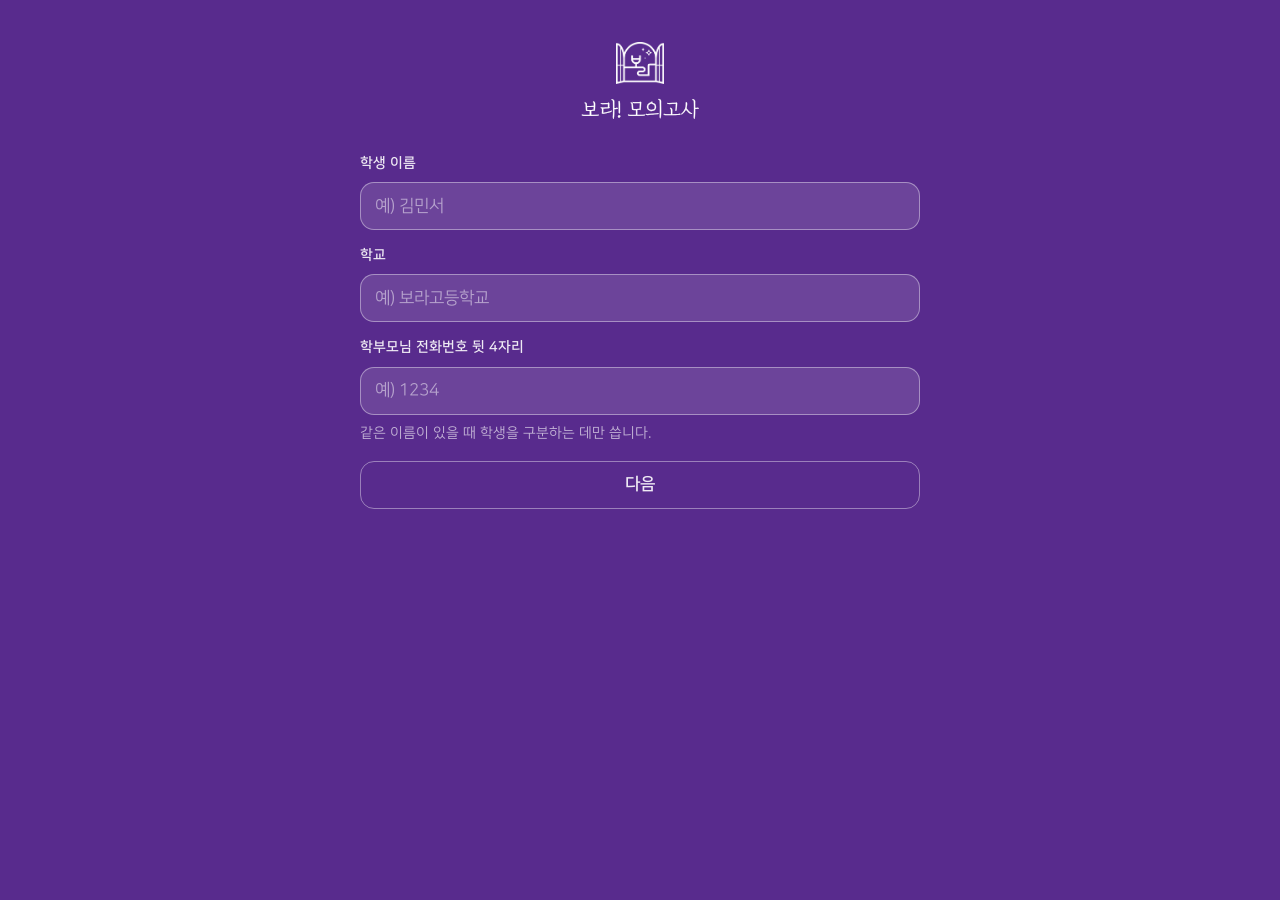
<file: exam.html>
<!DOCTYPE html>
<html lang="ko" class="on-rounds">
<head>
  <meta charset="UTF-8">
  <meta http-equiv="Cache-Control" content="no-cache, must-revalidate">
  <meta name="viewport" content="width=device-width, initial-scale=1.0">
  <title>모의고사</title>

  <!-- 휴대폰 바탕화면에 앱처럼 놓기 위한 설정 -->
  <link rel="manifest" href="exam-manifest.json?v=20261020">
  <meta name="theme-color" content="#5b2d8e">
  <link rel="icon" href="exam-favicon.png?v=20261020">
  <link rel="apple-touch-icon" href="exam-apple-touch-icon.png?v=20261020">
  <meta name="apple-mobile-web-app-capable" content="yes">
  <meta name="mobile-web-app-capable" content="yes">
  <meta name="apple-mobile-web-app-status-bar-style" content="default">
  <meta name="apple-mobile-web-app-title" content="보라! 모의고사">

  <link rel="stylesheet" href="style.css?v=20261030c">
</head>
<body>

  <main class="app">

    <!-- 1. 학생 정보 입력 화면 -->
    <section id="screen-start" class="screen">
      <div class="brand-box">
        <img class="brand-mark" src="logo/mark-white.png?v=20261020" alt="" width="450" height="397">
        <h1 class="brand-name">보라! 모의고사</h1>
      </div>

      <form id="start-form" class="card" autocomplete="off">
        <div class="field">
          <label class="label" for="student-name">학생 이름</label>
          <input type="text" id="student-name" class="input" placeholder="예) 김민서" maxlength="20">
        </div>

        <div class="field">
          <label class="label" for="student-school">학교</label>
          <input type="text" id="student-school" class="input" placeholder="예) 보라고등학교" maxlength="30">
        </div>

        <div class="field">
          <label class="label" for="student-phone4">학부모님 전화번호 뒷 4자리</label>
          <input type="text" id="student-phone4" class="input" placeholder="예) 1234"
                 inputmode="numeric" maxlength="4">
          <p class="field-hint">같은 이름이 있을 때 학생을 구분하는 데만 씁니다.</p>
        </div>

        <p id="name-error" class="error" hidden></p>
        <button type="submit" id="btn-start" class="btn btn-primary">다음</button>
        <button type="button" id="btn-my-history" class="btn btn-quiet" hidden>내 지난 기록 보기</button>
      </form>
    </section>

    <!-- 2. 회차 고르기 화면 -->
    <section id="screen-rounds" class="screen" hidden>
      <!-- 통합 첫 화면(보라! 국어)에서 들어왔을 때만 보입니다 -->
      <a href="./" id="btn-to-hub" class="btn-back btn-to-hub" hidden>과목 고르기</a>

      <div class="brand-box">
        <img class="brand-mark" src="logo/mark-white.png?v=20261020" alt="" width="450" height="397">
        <p class="brand-name">보라! 모의고사</p>
      </div>

      <div id="round-list" class="round-list"></div>
      <p id="rounds-empty" class="rounds-empty" hidden></p>

      <button type="button" id="btn-back-start" class="btn btn-quiet btn-on-deep">이름 다시 입력</button>
    </section>

    <!-- 3. 선택과목 고르기 화면 -->
    <section id="screen-subject" class="screen" hidden>
      <button type="button" id="btn-back-rounds" class="btn-back">회차 다시 고르기</button>

      <div class="card">
        <p class="eyebrow">선택과목</p>
        <p id="subject-round" class="chosen-round"></p>
        <p class="chosen-detail">시험에서 푼 선택과목을 고르세요. 35~45번이 이 과목의 정답표로 채점됩니다.</p>
      </div>

      <div id="subject-list" class="subject-list"></div>
    </section>

    <!-- 4. 답 입력 화면 (OMR) -->
    <section id="screen-sheet" class="screen" hidden>
      <!-- 풀던 시험을 그만두고 회차 고르기로 (한 번 더 묻습니다) -->
      <button type="button" id="btn-quit" class="btn-back btn-quit">처음으로</button>

      <header class="quiz-head">
        <p id="sheet-round" class="quiz-round"></p>
        <div class="progress-text">
          <span id="sheet-done">0</span> / <span id="sheet-total">45</span> 입력
        </div>
        <div class="progress-bar"><div id="sheet-fill" class="progress-fill"></div></div>
      </header>

      <p class="sheet-guide">답안지에 칠한 번호를 그대로 눌러 주세요. 잘못 눌렀으면 다시 누르면 지워집니다.</p>

      <div id="sheet-list" class="sheet-list"></div>

      <p id="sheet-left" class="sheet-left"></p>
      <p id="sheet-error" class="error" hidden></p>
      <button id="btn-submit" class="btn btn-primary">채점하기</button>
      <button type="button" id="btn-back-subject" class="btn btn-quiet">선택과목 다시 고르기</button>
    </section>

    <!-- 5. 결과 화면 -->
    <section id="screen-result" class="screen" hidden>
      <div class="card result-card">
        <p id="result-round" class="result-round is-stacked"></p>
        <p id="result-name" class="result-name"></p>
        <p class="result-score">
          <span id="result-score">0</span><span class="result-total">점</span>
        </p>
        <p id="result-grade" class="result-grade"></p>
      </div>

      <section>
        <h2 class="section-title">영역별 성취도</h2>
        <div id="area-list" class="area-list"></div>
      </section>

      <section id="wrong-area">
        <h2 class="section-title">틀린 문항과 못 푼 문항</h2>
        <p id="wrong-count" class="wrong-count"></p>
        <div id="wrong-list" class="wrong-list"></div>
      </section>

      <p id="save-state" class="save-state" hidden></p>

      <button id="btn-history" class="btn btn-quiet">내 기록 보기</button>
      <button id="btn-home" class="btn btn-quiet">처음으로 돌아가기</button>
    </section>

    <!-- 6. 내 기록 화면 -->
    <section id="screen-history" class="screen" hidden>
      <button type="button" id="btn-back-from-history" class="btn-back">돌아가기</button>

      <div class="card">
        <p class="eyebrow">지금까지의 기록</p>
        <p id="history-who" class="chosen-round"></p>
        <p id="history-summary" class="chosen-detail"></p>
      </div>

      <div id="history-list" class="history-list"></div>
    </section>

    <!-- 오류 안내 (회차 파일에 실수가 있을 때만 보입니다) -->
    <section id="screen-error" class="screen" hidden>
      <div class="card">
        <h2 class="section-title">회차 파일을 확인해주세요</h2>
        <p class="hint">exams.js 파일에서 아래 부분을 고쳐주세요.</p>
        <ul id="error-list" class="error-list"></ul>
      </div>
    </section>

    <!-- '처음으로' 확인 상자 — 실수로 눌러 풀던 시험을 날리지 않게 한 번 더 묻습니다 -->
    <div id="quit-ask" class="quit-scrim" hidden role="dialog" aria-modal="true" aria-labelledby="quit-title">
      <div class="quit-box">
        <p class="quit-title" id="quit-title">처음으로 돌아갈까요?</p>
        <p class="quit-text">지금 돌아가면 이 시험은<br>기록되지 않아요.</p>
        <button type="button" id="quit-keep" class="btn btn-primary">계속 풀기</button>
        <button type="button" id="quit-leave" class="btn btn-quiet">처음으로</button>
      </div>
    </div>

  </main>

  <script>var APP_SUBJECT = "모의고사";</script>
  <script src="exams.js?v=20261114a"></script>
  <script src="storage.js?v=20261021a"></script>
  <script src="exam.js?v=20261021a"></script>
</body>
</html>
</file>
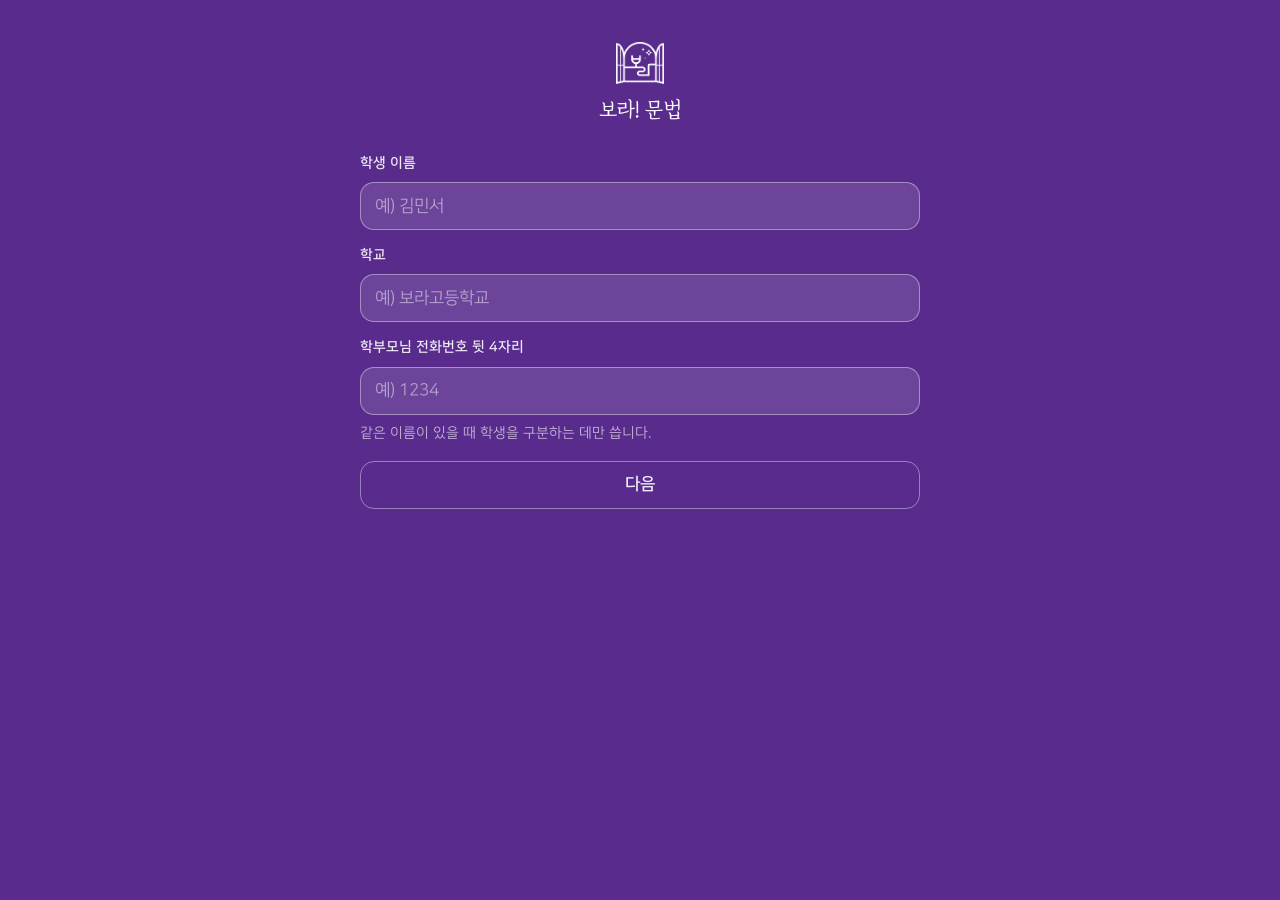
<file: grammar.html>
<!DOCTYPE html>
<html lang="ko" class="on-rounds">
<head>
  <meta charset="UTF-8">
  <meta http-equiv="Cache-Control" content="no-cache, must-revalidate">
  <meta name="viewport" content="width=device-width, initial-scale=1.0">
  <title>문법 테스트</title>

  <!-- 휴대폰 바탕화면에 앱처럼 놓기 위한 설정 -->
  <link rel="manifest" href="grammar-manifest.json?v=20260917a">
  <meta name="theme-color" content="#5b2d8e">
  <link rel="icon" href="grammar-favicon.png?v=20260917a">
  <link rel="apple-touch-icon" href="grammar-apple-touch-icon.png?v=20260917a">
  <meta name="apple-mobile-web-app-capable" content="yes">
  <meta name="mobile-web-app-capable" content="yes">
  <meta name="apple-mobile-web-app-status-bar-style" content="default">
  <meta name="apple-mobile-web-app-title" content="보라! 문법">

  <link rel="stylesheet" href="style.css?v=20261030c">
</head>
<body>

  <main class="app">

    <!-- 1. 학생 정보 입력 화면 -->
    <section id="screen-start" class="screen">
      <!-- 바탕이 진한 보라라서 흰색 로고를 씁니다 -->
      <div class="brand-box">
        <img class="brand-mark" src="logo/mark-white.png?v=20260917a" alt="" width="450" height="397">
        <h1 class="brand-name">보라! 문법</h1>
      </div>

      <form id="start-form" class="card" autocomplete="off">
        <div class="field">
          <label class="label" for="student-name">학생 이름</label>
          <input type="text" id="student-name" class="input" placeholder="예) 김민서" maxlength="20">
        </div>

        <div class="field">
          <label class="label" for="student-school">학교</label>
          <input type="text" id="student-school" class="input" placeholder="예) 보라고등학교" maxlength="30">
        </div>

        <div class="field">
          <label class="label" for="student-phone4">학부모님 전화번호 뒷 4자리</label>
          <input type="text" id="student-phone4" class="input" placeholder="예) 1234"
                 inputmode="numeric" maxlength="4">
          <p class="field-hint">같은 이름이 있을 때 학생을 구분하는 데만 씁니다.</p>
        </div>

        <p id="name-error" class="error" hidden></p>
        <button type="submit" id="btn-start" class="btn btn-primary">다음</button>
        <button type="button" id="btn-my-history" class="btn btn-quiet" hidden>내 지난 기록 보기</button>
      </form>
    </section>

    <!-- 2. 회차 고르기 화면 -->
    <section id="screen-rounds" class="screen" hidden>
      <!-- 통합 첫 화면(보라! 국어)에서 들어왔을 때만 보입니다 -->
      <a href="./" id="btn-to-hub" class="btn-back btn-to-hub" hidden>과목 고르기</a>

      <div class="brand-box">
        <img class="brand-mark" src="logo/mark-white.png?v=20260917a" alt="" width="450" height="397">
        <p class="brand-name">보라! 문법</p>
      </div>

      <div id="round-list" class="round-list"></div>
      <p id="rounds-empty" class="rounds-empty" hidden></p>

      <button type="button" id="btn-back-start" class="btn btn-quiet btn-on-deep">이름 다시 입력</button>
    </section>

    <!-- 3. 문제 풀이 화면 -->
    <section id="screen-quiz" class="screen" hidden>
      <!-- 풀던 시험을 그만두고 회차 고르기로 (한 번 더 묻습니다) -->
      <button type="button" id="btn-quit" class="btn-back btn-quit">처음으로</button>

      <header class="quiz-head">
        <p id="quiz-round" class="quiz-round"></p>
        <div class="progress-text">
          <span id="progress-now">1</span> / <span id="progress-total">10</span>
        </div>
        <div class="progress-bar"><div id="progress-fill" class="progress-fill"></div></div>
      </header>

      <div class="card">
        <p id="question-label" class="question-label">다음 어휘의 뜻으로 알맞은 것은?</p>
        <p id="question-word" class="question-word">어휘</p>
        <p id="question-hanja" class="question-hanja" hidden></p>

        <div id="choices" class="choices"></div>
      </div>

      <button id="btn-next" class="btn btn-primary" disabled>다음 문제</button>
    </section>

    <!-- 4. 결과 화면 -->
    <section id="screen-result" class="screen" hidden>
      <div class="card result-card">
        <p id="result-round" class="result-round"></p>
        <p id="result-name" class="result-name"></p>
        <p class="result-score">
          <span id="result-correct">0</span><span class="result-total">/<span id="result-total">10</span></span>
        </p>
        <p id="result-percent" class="result-percent"></p>
        <p id="result-comment" class="result-comment"></p>
      </div>

      <div id="retest-note" class="retest-note" hidden>
        <p id="retest-title" class="retest-title"></p>
        <ol class="retest-list">
          <li>
            <span class="retest-step">바로 재시험을 보려면</span>
            틀린 문제 해설을 읽고 '다시 보기' 를 눌러 한 번 더 풀어 주세요.
          </li>
          <li>
            <span class="retest-step">나중에 재시험을 보려면</span>
            충분히 공부한 뒤에 이 링크를 다시 열어 처음부터 풀어 주세요.
          </li>
        </ol>
      </div>

      <section id="wrong-area">
        <h2 class="section-title">틀린 문제 해설</h2>
        <div id="wrong-list" class="wrong-list"></div>
      </section>

      <!-- 단추 세 개를 한 줄에 나란히 둡니다. 재시험을 봐야 하면 '다시 보기' 가 진한 '재시험 보기' 로 바뀝니다 (app.js 의 showRetestNote)
           '처음으로' 는 앱을 닫지 않고 회차 고르기로 돌아갑니다 -->
      <div class="result-actions">
        <button type="button" id="btn-retry" class="btn btn-quiet">다시 보기</button>
        <button type="button" id="btn-history" class="btn btn-quiet">내 기록</button>
        <button type="button" id="btn-home" class="btn btn-quiet">처음으로</button>
      </div>

      <!-- 기록 저장 안내 — 작은 글씨 한 줄 -->
      <p id="save-state" class="save-line" hidden></p>
    </section>

    <!-- 5. 내 기록 화면 -->
    <section id="screen-history" class="screen" hidden>
      <button type="button" id="btn-back-from-history" class="btn-back">돌아가기</button>

      <div class="card">
        <p class="eyebrow">지금까지의 기록</p>
        <p id="history-who" class="chosen-round"></p>
        <p id="history-summary" class="chosen-detail"></p>
      </div>

      <div id="history-list" class="history-list"></div>

    </section>

    <!-- 오류 안내 (문제 파일에 실수가 있을 때만 보입니다) -->
    <section id="screen-error" class="screen" hidden>
      <div class="card">
        <h2 class="section-title">문제 파일을 확인해주세요</h2>
        <p class="hint">questions.js 파일에서 아래 부분을 고쳐주세요.</p>
        <ul id="error-list" class="error-list"></ul>
      </div>
    </section>

    <!-- '처음으로' 확인 상자 — 실수로 눌러 풀던 시험을 날리지 않게 한 번 더 묻습니다 -->
    <div id="quit-ask" class="quit-scrim" hidden role="dialog" aria-modal="true" aria-labelledby="quit-title">
      <div class="quit-box">
        <p class="quit-title" id="quit-title">처음으로 돌아갈까요?</p>
        <p class="quit-text">지금 돌아가면 이 시험은<br>기록되지 않아요.</p>
        <button type="button" id="quit-keep" class="btn btn-primary">계속 풀기</button>
        <button type="button" id="quit-leave" class="btn btn-quiet">처음으로</button>
      </div>
    </div>

  </main>

  <!-- 이 페이지는 문법 문제를 씁니다 -->
  <script>var APP_SUBJECT = "문법";</script>
  <script src="questions.js?v=20261019a"></script>
  <script src="questions-grammar.js?v=20261104g"></script>
  <script src="storage.js?v=20261021a"></script>
  <script src="app.js?v=20261116a"></script>
</body>
</html>
</file>
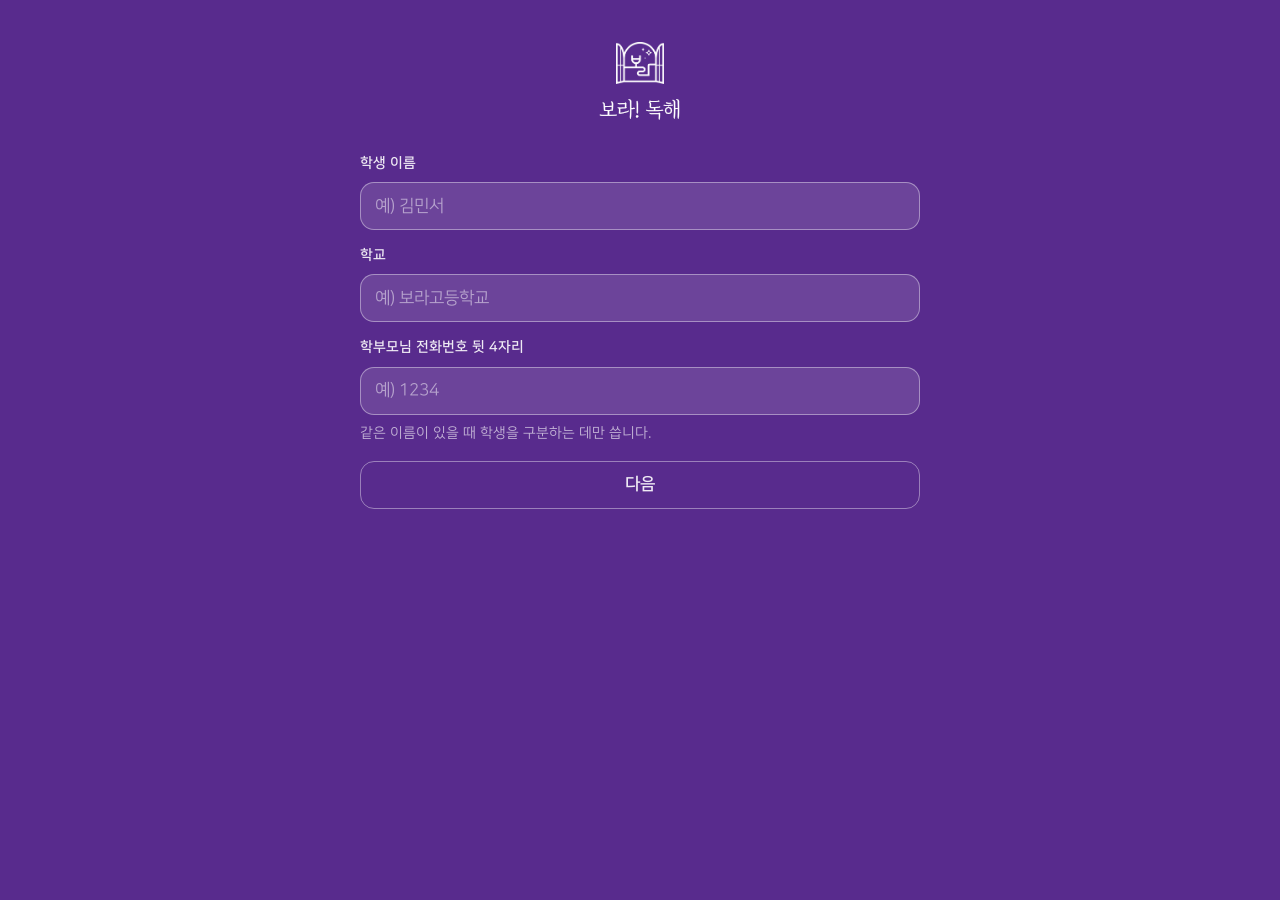
<file: reading.html>
<!DOCTYPE html>
<html lang="ko" class="on-rounds">
<head>
  <meta charset="UTF-8">
  <meta http-equiv="Cache-Control" content="no-cache, must-revalidate">
  <meta name="viewport" content="width=device-width, initial-scale=1.0">
  <title>독해</title>

  <!-- 휴대폰 바탕화면에 앱처럼 놓기 위한 설정 -->
  <link rel="manifest" href="reading-manifest.json?v=20261018h">
  <meta name="theme-color" content="#5b2d8e">
  <link rel="icon" href="reading-favicon.png?v=20261018h">
  <link rel="apple-touch-icon" href="reading-apple-touch-icon.png?v=20261018h">
  <meta name="apple-mobile-web-app-capable" content="yes">
  <meta name="mobile-web-app-capable" content="yes">
  <meta name="apple-mobile-web-app-status-bar-style" content="default">
  <meta name="apple-mobile-web-app-title" content="보라! 독해">

  <link rel="stylesheet" href="style.css?v=20261030c">
</head>
<body>

  <main class="app">

    <!-- 1. 학생 정보 입력 화면 -->
    <section id="screen-start" class="screen">
      <div class="brand-box">
        <img class="brand-mark" src="logo/mark-white.png?v=20261018h" alt="" width="450" height="397">
        <h1 class="brand-name">보라! 독해</h1>
      </div>

      <form id="start-form" class="card" autocomplete="off">
        <div class="field">
          <label class="label" for="student-name">학생 이름</label>
          <input type="text" id="student-name" class="input" placeholder="예) 김민서" maxlength="20">
        </div>

        <div class="field">
          <label class="label" for="student-school">학교</label>
          <input type="text" id="student-school" class="input" placeholder="예) 보라고등학교" maxlength="30">
        </div>

        <div class="field">
          <label class="label" for="student-phone4">학부모님 전화번호 뒷 4자리</label>
          <input type="text" id="student-phone4" class="input" placeholder="예) 1234"
                 inputmode="numeric" maxlength="4">
          <p class="field-hint">같은 이름이 있을 때 학생을 구분하는 데만 씁니다.</p>
        </div>

        <p id="name-error" class="error" hidden></p>
        <button type="submit" id="btn-start" class="btn btn-primary">다음</button>
        <button type="button" id="btn-my-history" class="btn btn-quiet" hidden>내 지난 기록 보기</button>
      </form>
    </section>

    <!-- 2. 지문 고르기 화면 (분야마다 묶어서 세 칸씩) -->
    <section id="screen-rounds" class="screen" hidden>
      <!-- 통합 첫 화면(보라! 국어)에서 들어왔을 때만 보입니다 -->
      <a href="./" id="btn-to-hub" class="btn-back btn-to-hub" hidden>과목 고르기</a>

      <div class="brand-box">
        <img class="brand-mark" src="logo/mark-white.png?v=20261018h" alt="" width="450" height="397">
        <p class="brand-name">보라! 독해</p>
      </div>

      <div id="round-list" class="reading-rounds"></div>
      <p id="rounds-empty" class="rounds-empty" hidden></p>

      <button type="button" id="btn-back-start" class="btn btn-quiet btn-on-deep">이름 다시 입력</button>
    </section>

    <!-- 3. 문단 읽고 요약 문장 빈칸 채우기 -->
    <section id="screen-read" class="screen" hidden>
      <!-- 풀던 시험을 그만두고 회차 고르기로 (한 번 더 묻습니다) -->
      <button type="button" id="btn-quit" class="btn-back btn-quit">처음으로</button>

      <header class="quiz-head">
        <p id="read-round" class="quiz-round"></p>
        <div class="progress-text">
          <span id="read-now">1</span> / <span id="read-total">5</span> 문단
        </div>
        <div class="progress-bar"><div id="read-fill" class="progress-fill"></div></div>
      </header>

      <!-- 앞 문단에서 정리한 요약 (2문단부터 보입니다) -->
      <details id="notes" class="card read-notes" hidden>
        <summary id="notes-title">지금까지 정리한 요약</summary>
        <ol id="notes-list"></ol>
      </details>

      <article class="card">
        <p id="para-no" class="para-no">1문단</p>
        <p id="para-text" class="para-text"></p>
        <p id="para-note" class="para-note" hidden></p>
      </article>

      <div class="card">
        <p class="question-label">이 문단을 한 문장으로 정리했습니다. 빈칸에 알맞은 말은?</p>
        <p id="summary-line" class="summary-line"></p>
        <div id="choices" class="choices"></div>

        <div id="feedback" class="read-feedback" hidden>
          <p id="verdict" class="read-verdict"></p>
          <p id="why" class="read-why"></p>
          <p class="example"><span class="example-label">근거 문장</span><span id="evidence"></span></p>
        </div>
      </div>

      <button type="button" id="btn-next" class="btn btn-primary" disabled>다음 문단</button>
    </section>

    <!-- 4. 결과 화면 -->
    <section id="screen-result" class="screen" hidden>
      <div class="card result-card">
        <p id="result-round" class="result-round"></p>
        <p id="result-name" class="result-name"></p>
        <p class="result-score">
          <span id="result-correct">0</span><span class="result-total">/<span id="result-total">5</span></span>
        </p>
        <p id="result-comment" class="result-comment"></p>
      </div>

      <section>
        <h2 class="section-title">요약 노트</h2>
        <div class="card"><ol id="outline" class="read-outline"></ol></div>
      </section>

      <section id="wrong-area">
        <h2 class="section-title">다시 볼 문단</h2>
        <div id="wrong-list" class="wrong-list"></div>
      </section>

      <p id="save-state" class="save-state" hidden></p>

      <button id="btn-retry" class="btn btn-primary">처음부터 다시 읽기</button>
      <button id="btn-history" class="btn btn-quiet">내 기록 보기</button>
      <button id="btn-home" class="btn btn-quiet">처음으로 돌아가기</button>
    </section>

    <!-- 5. 내 기록 화면 -->
    <section id="screen-history" class="screen" hidden>
      <button type="button" id="btn-back-from-history" class="btn-back">돌아가기</button>

      <div class="card">
        <p class="eyebrow">지금까지의 기록</p>
        <p id="history-who" class="chosen-round"></p>
        <p id="history-summary" class="chosen-detail"></p>
      </div>

      <div id="history-list" class="history-list"></div>
    </section>

    <!-- 오류 안내 (지문 파일에 실수가 있을 때만 보입니다) -->
    <section id="screen-error" class="screen" hidden>
      <div class="card">
        <h2 class="section-title">지문 파일을 확인해주세요</h2>
        <p class="hint">readings.js 파일에서 아래 부분을 고쳐주세요.</p>
        <ul id="error-list" class="error-list"></ul>
      </div>
    </section>

    <!-- '처음으로' 확인 상자 — 실수로 눌러 풀던 시험을 날리지 않게 한 번 더 묻습니다 -->
    <div id="quit-ask" class="quit-scrim" hidden role="dialog" aria-modal="true" aria-labelledby="quit-title">
      <div class="quit-box">
        <p class="quit-title" id="quit-title">처음으로 돌아갈까요?</p>
        <p class="quit-text">지금 돌아가면 이 시험은<br>기록되지 않아요.</p>
        <button type="button" id="quit-keep" class="btn btn-primary">계속 풀기</button>
        <button type="button" id="quit-leave" class="btn btn-quiet">처음으로</button>
      </div>
    </div>

  </main>

  <script>var APP_SUBJECT = "독해";</script>
  <script src="readings.js?v=20261018h"></script>
  <script src="storage.js?v=20261021a"></script>
  <script src="reading.js?v=20261021a"></script>
</body>
</html>
</file>
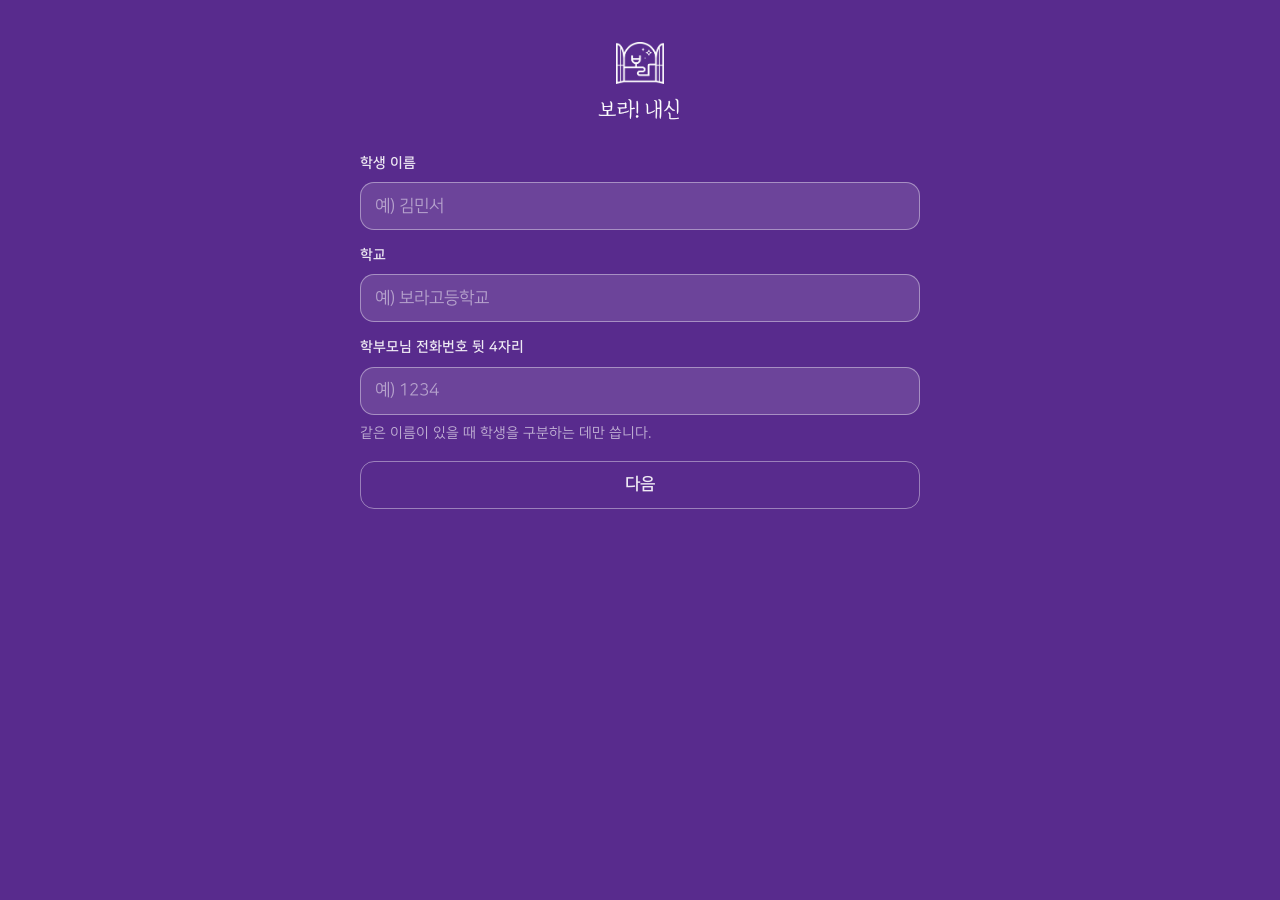
<file: school.html>
<!DOCTYPE html>
<html lang="ko" class="on-rounds">
<head>
  <meta charset="UTF-8">
  <meta http-equiv="Cache-Control" content="no-cache, must-revalidate">
  <meta name="viewport" content="width=device-width, initial-scale=1.0">
  <title>내신</title>

  <!-- 휴대폰 바탕화면에 앱처럼 놓기 위한 설정 (통합 앱 '보라! 국어' 아이콘을 함께 씁니다) -->
  <link rel="manifest" href="manifest.json?v=20261018j">
  <meta name="theme-color" content="#5b2d8e">
  <link rel="icon" href="favicon.png?v=20261018j">
  <link rel="apple-touch-icon" href="apple-touch-icon.png?v=20261018j">
  <meta name="apple-mobile-web-app-capable" content="yes">
  <meta name="mobile-web-app-capable" content="yes">
  <meta name="apple-mobile-web-app-status-bar-style" content="default">
  <meta name="apple-mobile-web-app-title" content="보라! 내신">

  <link rel="stylesheet" href="style.css?v=20261022b">
</head>
<body>

  <main class="app">

    <!-- 1. 학생 정보 입력 화면 -->
    <section id="screen-start" class="screen">
      <div class="brand-box">
        <img class="brand-mark" src="logo/mark-white.png?v=20261018j" alt="" width="450" height="397">
        <h1 class="brand-name">보라! 내신</h1>
      </div>

      <form id="start-form" class="card" autocomplete="off">
        <div class="field">
          <label class="label" for="student-name">학생 이름</label>
          <input type="text" id="student-name" class="input" placeholder="예) 김민서" maxlength="20">
        </div>

        <div class="field">
          <label class="label" for="student-school">학교</label>
          <input type="text" id="student-school" class="input" placeholder="예) 보라고등학교" maxlength="30">
        </div>

        <div class="field">
          <label class="label" for="student-phone4">학부모님 전화번호 뒷 4자리</label>
          <input type="text" id="student-phone4" class="input" placeholder="예) 1234"
                 inputmode="numeric" maxlength="4">
          <p class="field-hint">같은 이름이 있을 때 학생을 구분하는 데만 씁니다.</p>
        </div>

        <p id="name-error" class="error" hidden></p>
        <button type="submit" id="btn-start" class="btn btn-primary">다음</button>
        <button type="button" id="btn-my-history" class="btn btn-quiet" hidden>내 지난 기록 보기</button>
      </form>
    </section>

    <!-- 2. 학교 시험 고르기 화면 -->
    <section id="screen-rounds" class="screen" hidden>
      <!-- 통합 첫 화면(보라! 국어)에서 들어왔을 때만 보입니다 -->
      <a href="./" id="btn-to-hub" class="btn-back btn-to-hub" hidden>과목 고르기</a>

      <div class="brand-box">
        <img class="brand-mark" src="logo/mark-white.png?v=20261018j" alt="" width="450" height="397">
        <p class="brand-name">보라! 내신</p>
      </div>

      <div id="round-list" class="round-list is-wide"></div>
      <p id="rounds-empty" class="rounds-empty" hidden></p>

      <button type="button" id="btn-back-start" class="btn btn-quiet btn-on-deep">이름 다시 입력</button>
    </section>

    <!-- 3. 틀린 문항 · 헤맨 문항 누르기 -->
    <section id="screen-mark" class="screen" hidden>
      <!-- 체크하던 것을 그만두고 시험 고르기로 (한 번 더 묻습니다) -->
      <button type="button" id="btn-quit" class="btn-back btn-quit">처음으로</button>

      <header class="quiz-head">
        <p id="mark-round" class="quiz-round"></p>
        <p id="mark-score" class="mark-score"></p>
      </header>

      <div class="card">
        <p class="eyebrow">1. 틀린 문항</p>
        <p class="mark-guide">채점된 시험지를 보고 <b>틀린 문항</b>을 모두 눌러 주세요. 잘못 눌렀으면 다시 누르면 지워집니다.</p>
        <div id="wrong-grid" class="mark-grid"></div>
      </div>

      <div class="card">
        <p class="eyebrow">2. 맞았지만 헤맨 문항</p>
        <p class="mark-guide">맞았어도 <b>오래 고민했거나 찍은 문항</b>이 있으면 눌러 주세요. 없으면 그냥 넘어가도 됩니다.</p>
        <div id="hard-grid" class="mark-grid"></div>
      </div>

      <button type="button" id="btn-to-why" class="btn btn-primary">다음</button>
    </section>

    <!-- 4. 틀린 이유 · 어려웠던 점 체크 -->
    <section id="screen-why" class="screen" hidden>
      <button type="button" id="btn-back-mark" class="btn-back">문항 다시 고르기</button>

      <div class="card">
        <p class="eyebrow">왜 틀렸을까요?</p>
        <p class="chosen-detail">문항마다 해당하는 것을 모두 눌러 주세요. 성적표의 '부족한 점'과 '보완할 점'이 여기서 나옵니다.</p>
      </div>

      <div id="why-list" class="why-list"></div>

      <button type="button" id="btn-to-reflect" class="btn btn-primary">다음</button>
    </section>

    <!-- 5. 이번 시험 돌아보기 -->
    <section id="screen-reflect" class="screen" hidden>
      <button type="button" id="btn-back-why" class="btn-back">이전으로</button>

      <div class="card">
        <p class="eyebrow">이번 시험을 준비한 나를 돌아봐요</p>
        <p class="chosen-detail">해당하는 것을 모두 눌러 주세요.</p>
        <div id="reflect-chips" class="why-chips"></div>
      </div>

      <div class="card">
        <p class="eyebrow">수업에서 더 해 주었으면 하는 것</p>
        <div id="wish-chips" class="why-chips"></div>
      </div>

      <div class="card">
        <label class="eyebrow" for="memo">선생님께 하고 싶은 말 (안 써도 됩니다)</label>
        <textarea id="memo" class="input memo-input" rows="3" maxlength="300"
                  placeholder="예) 문법 프린트 문제를 더 풀고 싶어요"></textarea>
      </div>

      <button type="button" id="btn-send" class="btn btn-primary">선생님께 보내기</button>
    </section>

    <!-- 6. 보낸 뒤 — 선생님이 검토해서 공개할 때까지 기다립니다 -->
    <section id="screen-sent" class="screen" hidden>
      <div class="card sent-card">
        <p id="sent-round" class="quiz-round"></p>
        <p id="sent-title" class="sent-title">기록을 보냈어요</p>
        <p class="sent-text">학생 분석리포트를 준비 중입니다.<br>
          선생님이 확인하고 한마디를 적어 공개하면<br>시험 목록의 단추가 <b>리포트 보기</b> 로 바뀝니다.</p>
        <p id="sent-score" class="sent-score" hidden></p>
      </div>
      <p id="save-state" class="save-state" hidden></p>
      <button type="button" id="btn-sent-home" class="btn btn-quiet">시험 목록으로</button>
    </section>

    <!-- 7. 성적표 — 선생님이 공개한 것만 보입니다 (school-report.js 가 그립니다) -->
    <section id="screen-result" class="screen" hidden>
      <div id="report" class="report-stack"></div>
      <button type="button" id="btn-report-home" class="btn btn-quiet">시험 목록으로</button>
    </section>

    <!-- 8. 내 기록 화면 -->
    <section id="screen-history" class="screen" hidden>
      <button type="button" id="btn-back-from-history" class="btn-back">돌아가기</button>

      <div class="card">
        <p class="eyebrow">지금까지의 기록</p>
        <p id="history-who" class="chosen-round"></p>
        <p id="history-summary" class="chosen-detail"></p>
      </div>

      <div id="history-list" class="history-list"></div>
    </section>

    <!-- 오류 안내 (기출 파일에 실수가 있을 때만 보입니다) -->
    <section id="screen-error" class="screen" hidden>
      <div class="card">
        <h2 class="section-title">기출 파일을 확인해주세요</h2>
        <p class="hint">school-exams.js 파일에서 아래 부분을 고쳐주세요.</p>
        <ul id="error-list" class="error-list"></ul>
      </div>
    </section>

    <!-- '처음으로' 확인 상자 — 실수로 눌러 체크하던 것을 날리지 않게 한 번 더 묻습니다 -->
    <div id="quit-ask" class="quit-scrim" hidden role="dialog" aria-modal="true" aria-labelledby="quit-title">
      <div class="quit-box">
        <p class="quit-title" id="quit-title">처음으로 돌아갈까요?</p>
        <p class="quit-text">지금 돌아가면 체크한 것은<br>기록되지 않아요.</p>
        <button type="button" id="quit-keep" class="btn btn-primary">계속 하기</button>
        <button type="button" id="quit-leave" class="btn btn-quiet">처음으로</button>
      </div>
    </div>

  </main>

  <script>var APP_SUBJECT = "내신";</script>
  <script src="school-exams.js?v=20261025b"></script>
  <script src="school-schedule.js?v=20261022b"></script>
  <script src="school-range.js?v=20261025b"></script>
  <script src="storage.js?v=20261022b"></script>
  <script src="school-report.js?v=20261025b"></script>
  <script src="school.js?v=20261022b"></script>
</body>
</html>
</file>
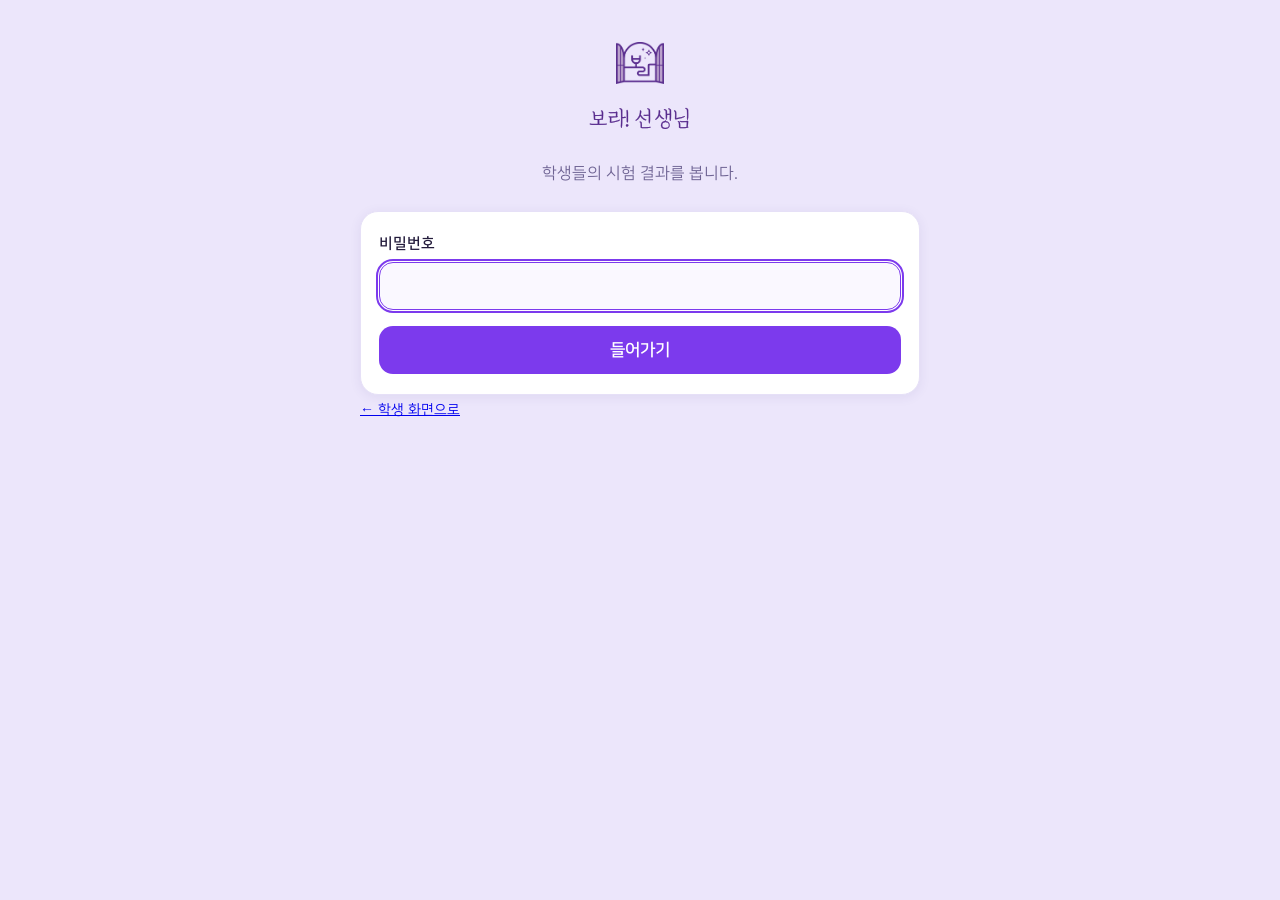
<file: teacher.html>
<!DOCTYPE html>
<html lang="ko">
<head>
  <meta charset="UTF-8">
  <meta http-equiv="Cache-Control" content="no-cache, must-revalidate">
  <meta name="viewport" content="width=device-width, initial-scale=1.0">
  <title>보라! 선생님</title>
  <!-- 선생님용은 아이콘과 설치 설정을 따로 씁니다 (학생용과 헷갈리지 않게) -->
  <link rel="manifest" href="teacher-manifest.json?v=20261018k">
  <link rel="icon" href="teacher-favicon.png?v=20261018k">
  <link rel="apple-touch-icon" href="teacher-apple-touch-icon.png?v=20261018k">
  <meta name="theme-color" content="#582b8d">
  <meta name="apple-mobile-web-app-capable" content="yes">
  <meta name="mobile-web-app-capable" content="yes">
  <meta name="apple-mobile-web-app-status-bar-style" content="default">
  <meta name="apple-mobile-web-app-title" content="보라! 선생님">
  <link rel="stylesheet" href="style.css?v=20261030c">
</head>
<body>

  <main class="app">

    <!-- 1. 비밀번호 화면 -->
    <section id="screen-login" class="screen">
      <div class="brand-box">
        <picture>
          <source srcset="logo/mark-white.png?v=20261018b" media="(prefers-color-scheme: dark)">
          <img class="brand-mark" src="logo/mark.png?v=20261018b" alt="" width="450" height="397">
        </picture>
        <p class="brand-name">보라! 선생님</p>
      </div>
      <p class="subtitle">학생들의 시험 결과를 봅니다.</p>

      <form id="login-form" class="card" autocomplete="off">
        <div class="field">
          <label class="label" for="password">비밀번호</label>
          <input type="password" id="password" class="input" autocomplete="off">
        </div>
        <p id="login-error" class="error" hidden></p>
        <button type="submit" class="btn btn-primary">들어가기</button>
      </form>

      <p class="hint"><a href="./">← 학생 화면으로</a></p>
    </section>

    <!-- 2. 결과 화면 -->
    <section id="screen-board" class="screen" hidden>
      <div class="corner">
        <!-- 비밀번호를 다시 넣지 않고 최신 기록 · 명단을 받아 옵니다 (teacher.js 의 reload) -->
        <button type="button" id="btn-reload" class="btn-corner" hidden>새로 불러오기</button>
        <button type="button" id="btn-logout" class="btn-corner">나가기</button>
      </div>

      <div class="brand-box">
        <picture>
          <source srcset="logo/mark-white.png?v=20261018b" media="(prefers-color-scheme: dark)">
          <img class="brand-mark" src="logo/mark.png?v=20261018b" alt="" width="450" height="397">
        </picture>
        <p class="brand-name">보라! 선생님</p>
        <p id="who-note" class="who-note" hidden></p>
      </div>
      <p id="source-note" class="save-state"></p>

      <div class="card" id="admin-homework">
        <div class="field">
          <label class="label" for="homework-subject">과목</label>
          <select id="homework-subject" class="input">
            <option value="어휘">어휘</option>
            <option value="문법">문법</option>
            <option value="모의고사">모의고사</option>
            <option value="독해">독해</option>
          </select>
        </div>

        <div class="field">
          <label class="label" for="homework-group" id="homework-group-label">반</label>
          <select id="homework-group" class="input">
            <option value="고등부">고등부</option>
            <option value="중등부">중등부</option>
          </select>
        </div>

        <div class="field">
          <span class="label">이번 주 시험</span>
          <!-- 회차를 여러 개 고를 수 있습니다. 고른 회차가 모두 열립니다. -->
          <div id="homework-pick" class="pick-list"></div>
          <p id="homework-count" class="field-hint"></p>
        </div>

        <p class="field-hint">아직 정하지 않은 반·학년은 아무 회차도 열리지 않습니다.
          모두 풀게 하려면 '모든 회차 열기' 를 켜 주세요.</p>

        <button type="button" id="btn-homework" class="btn btn-primary">이대로 정하기</button>
        <p id="homework-state" class="check-state" hidden></p>
      </div>

      <!-- 등급컷 보기: 교육청·평가원 등급컷과 문항별 정답률을 모아 둔 화면으로 갑니다.
           학생 기록이 아니라 공개된 시험 자료라서 두 권한 모두 볼 수 있습니다. -->
      <div class="card">
        <p class="eyebrow">등급컷 보기</p>
        <p class="field-hint">교육청 학력평가 · 평가원 모의평가 · 수능의 등급컷과
          문항별 정답률입니다. 학년과 연도를 골라 봅니다.</p>
        <a class="btn btn-quiet" href="cuts.html" target="_blank" rel="noopener"
           style="text-align: center; text-decoration: none; line-height: 28px;">등급컷 보러 가기</a>
      </div>

      <!-- 과목 고르개: 어휘·문법·모의고사·독해 기록이 한 표에 섞이지 않게 합니다.
           여기서 고른 과목만 아래 모든 표와 CSV 에 나옵니다. -->
      <div class="card">
        <p class="eyebrow">통계에서 볼 과목</p>
        <select id="stat-subject" class="input">
          <option value="">전체</option>
          <option value="어휘">어휘</option>
          <option value="문법">문법</option>
          <option value="모의고사">모의고사</option>
          <option value="독해">독해</option>
        </select>
      </div>

      <div class="card">
        <p class="eyebrow">통계에서 볼 반</p>
        <select id="stat-group" class="input">
          <option value="">전체</option>
          <option value="고등부">고등부</option>
          <option value="중등부">중등부</option>
        </select>
      </div>

      <!-- 주차 고르개: 매주 시험을 보므로 기본은 '가장 최근 주' 입니다.
           여기서 고른 기간의 기록만 아래 모든 표에 나옵니다. -->
      <div class="card">
        <p class="eyebrow">통계에서 볼 기간</p>
        <select id="stat-period" class="input"></select>
        <p class="field-hint">고른 기간에 본 시험만 아래 표에 나옵니다.
          한 주는 월요일부터 일요일까지입니다.</p>
      </div>

      <div class="card">
        <p class="eyebrow" id="summary-title">전체 요약</p>
        <div id="summary" class="summary-row"></div>
      </div>

      <section id="roster-area" hidden>
        <h2 class="section-title">재원생 응시 현황</h2>
        <p id="roster-note" class="field-hint"></p>

        <div class="table-wrap" id="grade-wrap">
          <table class="data-table" id="table-grade">
            <thead>
              <tr>
                <th data-sort="grade">학년</th>
                <th data-sort="count" class="num">인원</th>
                <th data-sort="taken" class="num">응시</th>
                <th data-sort="notYet" class="num">아직</th>
                <th data-sort="avg" class="num">평균</th>
              </tr>
            </thead>
            <tbody></tbody>
          </table>
        </div>

        <!-- 학년 상자는 teacher.js 가 명단을 보고 만들어 넣습니다 -->
        <div id="roster-boxes"></div>

      </section>

      <h2 class="section-title" id="title-rounds">회차별 평균</h2>
      <div class="table-wrap">
        <table class="data-table" id="table-rounds">
          <thead>
            <tr>
              <th data-sort="title">회차</th>
              <th data-sort="students" class="num">인원</th>
              <th data-sort="count" class="num">응시</th>
              <th data-sort="avg" class="num">평균</th>
            </tr>
          </thead>
          <tbody></tbody>
        </table>
      </div>

      <h2 class="section-title" id="title-students">학생별 누적</h2>
      <div class="table-wrap">
        <table class="data-table" id="table-students">
          <thead>
            <tr>
              <th data-sort="name">이름</th>
              <th data-sort="school">학교</th>
              <th data-sort="count" class="num">응시</th>
              <th data-sort="avg" class="num">평균</th>
              <th data-sort="last">최근</th>
            </tr>
          </thead>
          <tbody></tbody>
        </table>
      </div>

      <h2 class="section-title" id="title-all">전체 기록</h2>
      <div class="table-wrap">
        <table class="data-table" id="table-all">
          <thead>
            <tr>
              <th data-sort="name">이름</th>
              <th data-sort="school">학교</th>
              <th data-sort="roundTitle">회차</th>
              <th data-sort="percent" class="num">점수</th>
              <th data-sort="savedAt">날짜</th>
            </tr>
          </thead>
          <tbody></tbody>
        </table>
      </div>

      <button type="button" id="btn-export" class="btn btn-primary">엑셀(CSV)로 내려받기</button>
      <p id="export-state" class="field-hint" hidden></p>

      <div id="admin-tools">
        <h2 class="section-title">재원생 명단 맞추기</h2>
        <p class="field-hint">
          이코딩에서 받은 <b>학생 명단</b> 파일을 고르세요.
          (출결 파일이 아니라 이름·학교·반·연락처가 있는 파일입니다)
        </p>
        <input type="file" id="roster-file" class="file-hidden" accept=".xls,.xlsx,.html,.htm">
        <label for="roster-file" class="btn btn-quiet file-pick">파일 고르기</label>
        <p id="roster-read" class="check-state" hidden></p>
        <div id="roster-diff" hidden>
          <p id="roster-summary" class="check-state"></p>
          <div class="table-wrap">
            <table class="data-table" id="table-roster-diff">
              <thead>
                <tr><th>어떻게</th><th>이름</th><th>학교</th><th>반</th></tr>
              </thead>
              <tbody></tbody>
            </table>
          </div>
          <button type="button" id="btn-roster" class="btn btn-primary">이대로 명단 맞추기</button>
        </div>
        <p id="roster-state" class="check-state" hidden></p>

        <h2 class="section-title">문제 은행</h2>
        <p id="bank-note" class="field-hint"></p>
        <button type="button" id="btn-upload" class="btn btn-quiet">문제 은행에 올리기</button>
        <p id="upload-state" class="check-state" hidden></p>
      </div>

      <p class="hint">
        <a href="./">학생 화면 보기</a> · <a href="check.html">서버 연결 확인</a>
      </p>
    </section>

  </main>

  <script src="questions.js?v=20261019a"></script>
  <script src="questions-context.js?v=20261030d"></script>
  <script src="questions-grammar.js?v=20261104g"></script>
  <script src="exams.js?v=20261114a"></script>
  <script src="readings.js?v=20261018h"></script>
  <script src="storage.js?v=20261021a"></script>
  <script src="teacher.js?v=20261116a"></script>
</body>
</html>
</file>
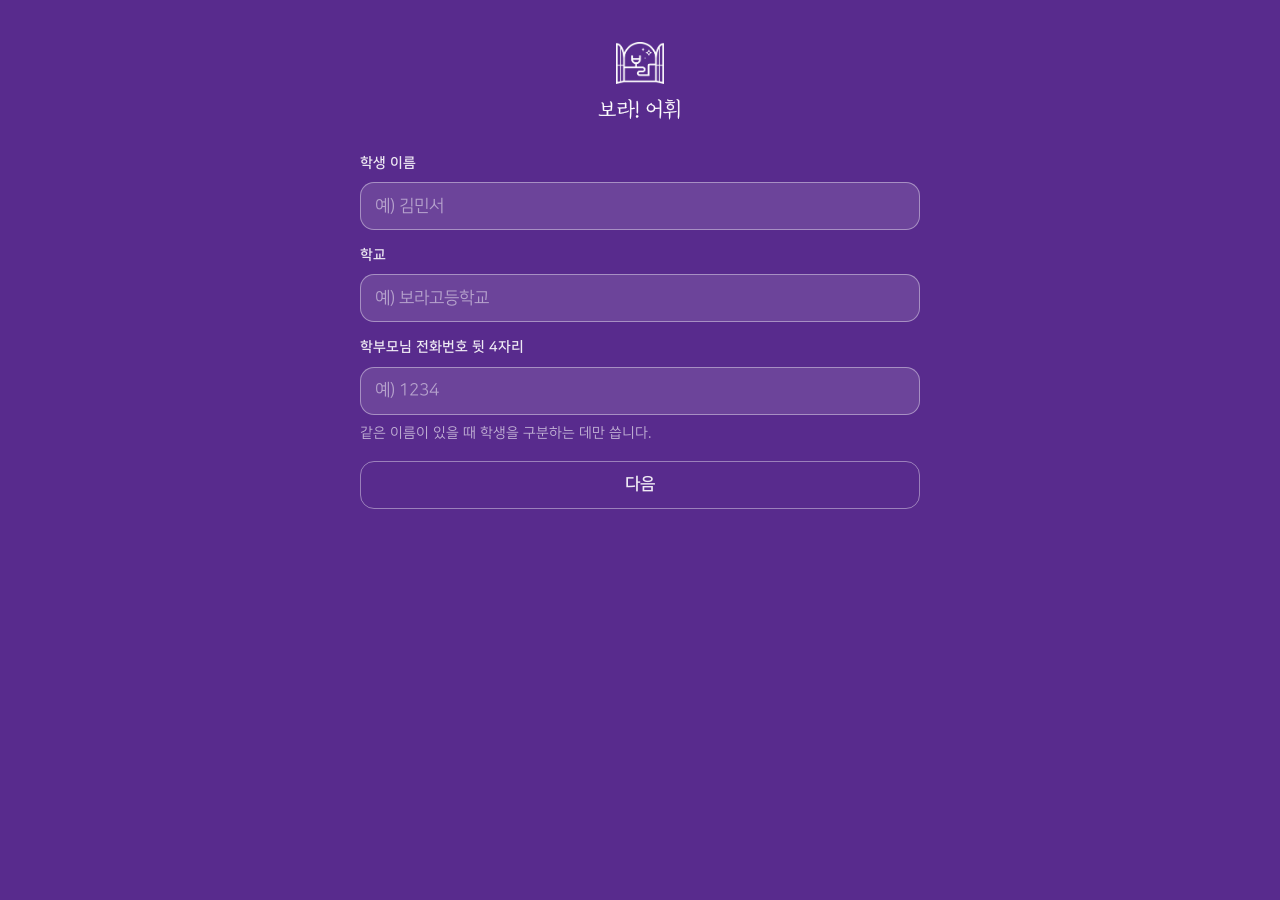
<file: vocab.html>
<!DOCTYPE html>
<html lang="ko" class="on-rounds">
<head>
  <meta charset="UTF-8">
  <meta http-equiv="Cache-Control" content="no-cache, must-revalidate">
  <meta name="viewport" content="width=device-width, initial-scale=1.0">
  <title>어휘 테스트</title>

  <!-- 휴대폰 바탕화면에 앱처럼 놓기 위한 설정 -->
  <link rel="manifest" href="vocab-manifest.json?v=20261018j">
  <meta name="theme-color" content="#5b2d8e">
  <link rel="icon" href="vocab-favicon.png?v=20261018j">
  <link rel="apple-touch-icon" href="vocab-apple-touch-icon.png?v=20261018j">
  <meta name="apple-mobile-web-app-capable" content="yes">
  <meta name="mobile-web-app-capable" content="yes">
  <meta name="apple-mobile-web-app-status-bar-style" content="default">
  <meta name="apple-mobile-web-app-title" content="보라! 어휘">

  <link rel="stylesheet" href="style.css?v=20261030c">
</head>
<body>

  <main class="app">

    <!-- 1. 학생 정보 입력 화면 -->
    <section id="screen-start" class="screen">
      <!-- 바탕이 진한 보라라서 흰색 로고를 씁니다 -->
      <div class="brand-box">
        <img class="brand-mark" src="logo/mark-white.png?v=20260917a" alt="" width="450" height="397">
        <h1 class="brand-name">보라! 어휘</h1>
      </div>

      <form id="start-form" class="card" autocomplete="off">
        <div class="field">
          <label class="label" for="student-name">학생 이름</label>
          <input type="text" id="student-name" class="input" placeholder="예) 김민서" maxlength="20">
        </div>

        <div class="field">
          <label class="label" for="student-school">학교</label>
          <input type="text" id="student-school" class="input" placeholder="예) 보라고등학교" maxlength="30">
        </div>

        <div class="field">
          <label class="label" for="student-phone4">학부모님 전화번호 뒷 4자리</label>
          <input type="text" id="student-phone4" class="input" placeholder="예) 1234"
                 inputmode="numeric" maxlength="4">
          <p class="field-hint">같은 이름이 있을 때 학생을 구분하는 데만 씁니다.</p>
        </div>

        <p id="name-error" class="error" hidden></p>
        <button type="submit" id="btn-start" class="btn btn-primary">다음</button>
        <button type="button" id="btn-my-history" class="btn btn-quiet" hidden>내 지난 기록 보기</button>
      </form>
    </section>

    <!-- 2. 회차 고르기 화면 -->
    <section id="screen-rounds" class="screen" hidden>
      <!-- 통합 첫 화면(보라! 국어)에서 들어왔을 때만 보입니다 -->
      <a href="./" id="btn-to-hub" class="btn-back btn-to-hub" hidden>과목 고르기</a>

      <div class="brand-box">
        <img class="brand-mark" src="logo/mark-white.png?v=20260917a" alt="" width="450" height="397">
        <p class="brand-name">보라! 어휘</p>
      </div>

      <div id="round-list" class="round-list"></div>
      <p id="rounds-empty" class="rounds-empty" hidden></p>

      <button type="button" id="btn-back-start" class="btn btn-quiet btn-on-deep">이름 다시 입력</button>
    </section>

    <!-- 3. 문제 풀이 화면 -->
    <section id="screen-quiz" class="screen" hidden>
      <!-- 풀던 시험을 그만두고 회차 고르기로 (한 번 더 묻습니다) -->
      <button type="button" id="btn-quit" class="btn-back btn-quit">처음으로</button>

      <header class="quiz-head">
        <p id="quiz-round" class="quiz-round"></p>
        <div class="progress-text">
          <span id="progress-now">1</span> / <span id="progress-total">10</span>
        </div>
        <div class="progress-bar"><div id="progress-fill" class="progress-fill"></div></div>
      </header>

      <div class="card">
        <p id="question-label" class="question-label">다음 어휘의 뜻으로 알맞은 것은?</p>
        <p id="question-word" class="question-word">어휘</p>
        <p id="question-hanja" class="question-hanja" hidden></p>

        <div id="choices" class="choices"></div>
      </div>

      <button id="btn-next" class="btn btn-primary" disabled>다음 문제</button>
    </section>

    <!-- 4. 결과 화면 -->
    <section id="screen-result" class="screen" hidden>
      <div class="card result-card">
        <p id="result-round" class="result-round"></p>
        <p id="result-name" class="result-name"></p>
        <p class="result-score">
          <span id="result-correct">0</span><span class="result-total">/<span id="result-total">10</span></span>
        </p>
        <p id="result-percent" class="result-percent"></p>
        <p id="result-comment" class="result-comment"></p>
      </div>

      <div id="retest-note" class="retest-note" hidden>
        <p id="retest-title" class="retest-title"></p>
        <ol class="retest-list">
          <li>
            <span class="retest-step">바로 재시험을 보려면</span>
            틀린 문제 해설을 읽고 '다시 보기' 를 눌러 한 번 더 풀어 주세요.
          </li>
          <li>
            <span class="retest-step">나중에 재시험을 보려면</span>
            충분히 공부한 뒤에 이 링크를 다시 열어 처음부터 풀어 주세요.
          </li>
        </ol>
      </div>

      <section id="wrong-area">
        <h2 class="section-title">틀린 문제 해설</h2>
        <div id="wrong-list" class="wrong-list"></div>
      </section>

      <!-- 표제어 점검 — 이 회차에 표제어(words)가 적혀 있을 때만 보입니다 (app.js 의 표제어 점검) -->
      <div id="review-offer" class="card review-offer" hidden>
        <p class="review-offer-title">마지막으로 표제어를 점검해 볼까요?</p>
        <p class="review-offer-text">정답을 맞혀도 뜻이 흐릿할 수 있어요.
          낱말만 보고 뜻을 떠올린 뒤, 카드를 눌러 확인해 보세요.</p>
        <button type="button" id="btn-review" class="btn btn-primary">표제어 점검하기</button>
      </div>

      <!-- 단추 세 개를 한 줄에 나란히 둡니다. 재시험을 봐야 하면 '다시 보기' 가 진한 '재시험 보기' 로 바뀝니다 (app.js 의 showRetestNote)
           '처음으로' 는 앱을 닫지 않고 회차 고르기로 돌아갑니다 -->
      <div class="result-actions">
        <button type="button" id="btn-retry" class="btn btn-quiet">다시 보기</button>
        <button type="button" id="btn-history" class="btn btn-quiet">내 기록</button>
        <button type="button" id="btn-home" class="btn btn-quiet">처음으로</button>
      </div>

      <!-- 기록 저장 안내 — 작은 글씨 한 줄 -->
      <p id="save-state" class="save-line" hidden></p>
    </section>

    <!-- 4-1. 표제어 점검 — 낱말만 보고 뜻을 떠올린 뒤 카드를 눌러 확인합니다 -->
    <section id="screen-review" class="screen" hidden>
      <button type="button" id="btn-review-back" class="btn-back">결과로</button>

      <div id="review-play">
        <p id="review-progress" class="review-progress"></p>

        <button type="button" id="review-card" class="review-card" aria-describedby="review-hint">
          <span id="review-tag" class="review-tag" hidden>이번 시험에서 틀린 낱말</span>
          <span class="review-head">
            <span id="review-word" class="review-word"></span>
            <span id="review-hanja" class="review-hanja"></span>
          </span>
          <span id="review-hint" class="review-hint">뜻을 떠올려 본 뒤 눌러 보세요</span>
          <span id="review-meaning" class="review-meaning" hidden></span>
          <span id="review-example" class="example review-example" hidden>
            <span class="example-label">예문</span>
            <span id="review-example-text"></span>
          </span>
        </button>

        <div id="review-judge" hidden>
          <button type="button" id="review-sure" class="btn btn-primary">확실히 알아요</button>
          <button type="button" id="review-unsure" class="btn btn-quiet">헷갈려요</button>
        </div>
      </div>

      <div id="review-end" class="card review-end" hidden>
        <p id="review-end-title" class="review-end-title"></p>
        <p id="review-end-text" class="review-end-text"></p>
        <div id="review-end-list" class="review-end-list"></div>
        <button type="button" id="review-again" class="btn btn-primary" hidden>헷갈린 낱말 다시 보기</button>
        <button type="button" id="review-done" class="btn btn-quiet">결과로 돌아가기</button>
      </div>
    </section>

    <!-- 5. 내 기록 화면 -->
    <section id="screen-history" class="screen" hidden>
      <button type="button" id="btn-back-from-history" class="btn-back">돌아가기</button>

      <div class="card">
        <p class="eyebrow">지금까지의 기록</p>
        <p id="history-who" class="chosen-round"></p>
        <p id="history-summary" class="chosen-detail"></p>
      </div>

      <div id="history-list" class="history-list"></div>

    </section>

    <!-- 오류 안내 (문제 파일에 실수가 있을 때만 보입니다) -->
    <section id="screen-error" class="screen" hidden>
      <div class="card">
        <h2 class="section-title">문제 파일을 확인해주세요</h2>
        <p class="hint">questions.js 파일에서 아래 부분을 고쳐주세요.</p>
        <ul id="error-list" class="error-list"></ul>
      </div>
    </section>

    <!-- '처음으로' 확인 상자 — 실수로 눌러 풀던 시험을 날리지 않게 한 번 더 묻습니다 -->
    <div id="quit-ask" class="quit-scrim" hidden role="dialog" aria-modal="true" aria-labelledby="quit-title">
      <div class="quit-box">
        <p class="quit-title" id="quit-title">처음으로 돌아갈까요?</p>
        <p class="quit-text">지금 돌아가면 이 시험은<br>기록되지 않아요.</p>
        <button type="button" id="quit-keep" class="btn btn-primary">계속 풀기</button>
        <button type="button" id="quit-leave" class="btn btn-quiet">처음으로</button>
      </div>
    </div>

  </main>

  <!-- 이 페이지는 어휘 문제를 씁니다 -->
  <script>var APP_SUBJECT = "어휘";</script>
  <script src="questions.js?v=20261019a"></script>
  <script src="questions-context.js?v=20261030d"></script>
  <script src="storage.js?v=20261021a"></script>
  <script src="app.js?v=20261116a"></script>
</body>
</html>
</file>
<file: style.css>
/* =========================================================
   화면 디자인 파일

   이 앱의 색 톤: 연보라(라벤더) 계열 + 모바일에서 읽기 편한 큰 글씨
   화면을 새로 추가할 때도 아래 :root 의 색 이름만 가져다 쓰면
   전체 톤이 그대로 유지됩니다. (직접 색 코드를 적지 마세요)
   ========================================================= */

/* ---------- 글씨체 ----------
   두 가지를 씁니다.
     · 고운밤        : 제목과 문제 어휘처럼 큰 글씨 (카페24 고운밤)
     · 나눔스퀘어     : 보기·해설 같은 본문

   한자(基盤 등)는 이 글씨체들에 들어 있지 않아서,
   아래 unicode-range 로 '한글과 영문만' 맡기고
   한자는 휴대폰에 원래 있는 글씨체가 그립니다.
   글씨체를 바꾸려면 fonts 폴더의 파일과 아래 이름만 바꾸면 됩니다. */

@font-face {
  font-family: "고운밤";
  src: url("fonts/goun-bam.woff2?v=20260907a") format("woff2");
  font-weight: 400;
  font-style: normal;
  font-display: swap;
  unicode-range: U+0020-007E, U+00A0-00FF, U+2010-2027, U+2030-205E,
                 U+1100-11FF, U+3130-318F, U+AC00-D7A3;
}

@font-face {
  font-family: "나눔스퀘어";
  src: url("fonts/square.woff2?v=20260907a") format("woff2");
  font-weight: 400;
  font-style: normal;
  font-display: swap;
  unicode-range: U+0020-007E, U+00A0-00FF, U+2010-2027, U+2030-205E,
                 U+1100-11FF, U+3130-318F, U+AC00-D7A3;
}

@font-face {
  font-family: "나눔스퀘어";
  src: url("fonts/square-bold.woff2?v=20260907a") format("woff2");
  font-weight: 700;
  font-style: normal;
  font-display: swap;
  unicode-range: U+0020-007E, U+00A0-00FF, U+2010-2027, U+2030-205E,
                 U+1100-11FF, U+3130-318F, U+AC00-D7A3;
}

@font-face {
  font-family: "나눔스퀘어";
  src: url("fonts/square-extrabold.woff2?v=20260907a") format("woff2");
  font-weight: 800;
  font-style: normal;
  font-display: swap;
  unicode-range: U+0020-007E, U+00A0-00FF, U+2010-2027, U+2030-205E,
                 U+1100-11FF, U+3130-318F, U+AC00-D7A3;
}

/* ---------- 밝은 화면 색 ---------- */
:root {
  --bg: #ece6fb;
  --card: #ffffff;
  --soft: #faf8ff;         /* 입력칸·보기 배경 */
  --track: #ddd4f4;        /* 진행 막대 바탕 */
  --chip: #ddd2f7;         /* 안내 상자·보기 번호 동그라미 */
  --selected: #ece4ff;     /* 고른 보기 배경 */
  --text: #241c3c;
  --text-2: #4a4166;       /* 해설 글자 */
  --muted: #6f6494;
  --line: #e6e0f7;
  --primary: #7c3aed;      /* 연보라 (버튼·강조) */
  --primary-dark: #6d28d9;
  --on-primary: #ffffff;
  --correct: #12795e;
  --correct-bg: #e3f6ef;
  --wrong: #c8324f;
  --wrong-bg: #fdeaee;
  --brand-deep: #582b8d;    /* 첫 화면 바탕 (로고와 같은 진한 보라) */
  --brand-ink: #582b8d;     /* '보라! 어휘' 글씨색 (로고와 같은 색) */
  /* 큰 글씨체를 굵게 보이게 하는 정도 (클수록 굵어짐).
     px 가 아니라 em 으로 적습니다. px 로 고정하면 글씨가 작을수록
     획이 상대적으로 두꺼워져서, 같은 글씨체인데도 다른 글씨체처럼 보입니다.
     em 으로 두면 글씨 크기를 따라 함께 줄어 어느 크기에서나 같아 보입니다 */
  --title-bold: 0.013em;
  --answer-mine: #6b6480;   /* 틀린 문제 해설의 '내 답' 글자색 (회색) */
  --answer-right: #dd3690;  /* 틀린 문제 해설의 '정답' 글자색 (선명한 분홍) */
  --shadow: rgba(70, 48, 130, 0.08);
  --scrim: rgba(36, 28, 60, 0.45);   /* 확인 상자 뒤를 어둡게 덮는 색 */

  /* 글씨체 (뒤쪽은 글씨체를 못 받았을 때 대신 쓸 것들) */
  --font-body: "나눔스퀘어", -apple-system, BlinkMacSystemFont, "Apple SD Gothic Neo",
               "Malgun Gothic", "맑은 고딕", sans-serif;
  --font-title: "고운밤", "나눔스퀘어", -apple-system, "Apple SD Gothic Neo",
                "Malgun Gothic", "맑은 고딕", sans-serif;
}

/* ---------- 어두운 화면 색 (휴대폰 다크 모드) ---------- */
@media (prefers-color-scheme: dark) {
  :root:not([data-theme="light"]) {
    --bg: #15111f;
    --card: #1e192c;
    --soft: #251f36;
    --track: #2e2743;
    --chip: #362d4e;
    --selected: #372a5e;
    --text: #eee9fa;
    --text-2: #c6bde0;
    --muted: #a99cca;
    --line: #322a48;
    --primary: #a78bfa;
    --primary-dark: #c4b5fd;
    --on-primary: #1a1229;
    --correct: #63d7ad;
    --correct-bg: #143329;
    --wrong: #ff92a8;
    --wrong-bg: #38202b;
    --brand-deep: #4a2478;
    --brand-ink: #c9b4ff;
    --answer-mine: #a99cca;
    --answer-right: #f983bd;
    --shadow: rgba(0, 0, 0, 0.4);
    --scrim: rgba(0, 0, 0, 0.6);
  }
}

:root[data-theme="dark"] {
  --bg: #15111f;
  --card: #1e192c;
  --soft: #251f36;
  --track: #2e2743;
  --chip: #362d4e;
  --selected: #372a5e;
  --text: #eee9fa;
  --text-2: #c6bde0;
  --muted: #a99cca;
  --line: #322a48;
  --primary: #a78bfa;
  --primary-dark: #c4b5fd;
  --on-primary: #1a1229;
  --correct: #63d7ad;
  --correct-bg: #143329;
  --wrong: #ff92a8;
  --wrong-bg: #38202b;
  --brand-deep: #4a2478;
  --brand-ink: #c9b4ff;
  --answer-mine: #a99cca;
  --answer-right: #f983bd;
  --shadow: rgba(0, 0, 0, 0.4);
  --scrim: rgba(0, 0, 0, 0.6);
}

/* 큰 글씨체(고운밤)에는 굵은 글씨 파일이 없습니다.
   그래서 획을 아주 조금 덧그려 굵게 보이게 합니다.
   굵기를 바꾸려면 맨 위 :root 의 --title-bold 값만 고치면 됩니다 */
h1,
.brand-name,
.round-no,
.retest-title,
.chosen-round,
.question-word,
.result-score,
.section-title,
.wrong-word,
.history-round {
  -webkit-text-stroke: var(--title-bold) currentColor;
}

* { box-sizing: border-box; }

/* 숨김 처리가 항상 우선하도록 (버튼 등에 display 값이 있어도 확실히 숨겨집니다) */
[hidden] { display: none !important; }

html, body {
  margin: 0;
  padding: 0;
  background: var(--bg);
  color: var(--text);
  font-family: var(--font-body);
  font-size: 16px;
  line-height: 1.65;
  -webkit-text-size-adjust: 100%;
}

/* 첫 화면(회차 고르기)만 로고와 같은 진한 보라 바탕을 씁니다.
   html 과 body 두 곳에 모두 칠해야 화면 끝까지 색이 채워집니다 */
html.on-rounds,
html.on-rounds body {
  background: var(--brand-deep);
}

/* 진한 보라 화면(이름 입력·회차 고르기)에서는 흰 상자를 쓰지 않습니다.
   회차 버튼과 같은 규칙으로 — 흰색은 '누르거나 쓰는 곳' 입니다 */
html.on-rounds .card {
  background: none;
  border: none;
  box-shadow: none;
  padding: 0;
}

html.on-rounds .label {
  color: rgba(255, 255, 255, 0.9);
  font-size: 14px;
  margin-bottom: 7px;
}

html.on-rounds .input {
  background: rgba(255, 255, 255, 0.12);
  border-color: rgba(255, 255, 255, 0.4);
  color: #ffffff;
}

html.on-rounds .input::placeholder { color: rgba(255, 255, 255, 0.5); }

html.on-rounds .input:focus {
  outline: 2px solid #ffffff;
  outline-offset: 2px;
  border-color: #ffffff;
}

html.on-rounds .field-hint { color: rgba(255, 255, 255, 0.65); }

html.on-rounds .error { color: #ffc9d6; }

/* 진한 보라 화면의 버튼은 모두 테두리만 있는 같은 모양입니다.
   (흰색은 '쓰는 칸'과 '열린 회차' 몫으로 남겨 둡니다) */
html.on-rounds .btn-primary,
html.on-rounds .btn-quiet,
html.on-rounds .btn.btn-on-deep {
  background: none;
  color: rgba(255, 255, 255, 0.9);
  border: 1.5px solid rgba(255, 255, 255, 0.4);
  box-shadow: none;
}

html.on-rounds .btn-primary:hover:not(:disabled),
html.on-rounds .btn-quiet:hover,
html.on-rounds .btn.btn-on-deep:hover {
  background: none;
  border-color: #ffffff;
}

html.on-rounds .btn-primary:disabled {
  color: rgba(255, 255, 255, 0.45);
  border-color: rgba(255, 255, 255, 0.2);
}

/* 선생님 화면 — 반별 명단 상자 */
.roster-group { margin-top: 18px; }

.roster-group-title {
  margin: 0 0 8px;
  font-size: 15px;
  font-weight: 700;
  color: var(--primary-dark);
}

/* 대문 — 로고 아래에 앱 이름 */
.brand-box {
  display: flex;
  flex-direction: column;
  align-items: center;
  gap: 8px;
  margin: 22px 0 22px;
}

.brand-mark {
  width: 48px;
  height: auto;
}

.rounds-empty {
  margin: 8px 0 0;
  padding: 18px;
  border-radius: 16px;
  border: 1.5px solid rgba(255, 255, 255, 0.4);
  color: rgba(255, 255, 255, 0.88);
  font-size: 15px;
  line-height: 1.6;
  text-align: center;
  white-space: pre-line;   /* 줄바꿈을 그대로 보여 줍니다 */
}



.brand-name {
  font-family: var(--font-title);
  font-size: 23px;
  font-weight: 400;
  color: var(--brand-ink);   /* 로고와 같은 색 */
  margin: 0;
  letter-spacing: -0.01em;
}

/* 진한 보라 바탕에서는 흰 글씨로 */
html.on-rounds .brand-name { color: #ffffff; }

.app {
  max-width: 600px;
  margin: 0 auto;
  padding: 20px 20px 32px;
}

/* 바탕화면 앱으로 열었을 때, 아이폰 아래쪽 막대에 글이 가리지 않게 합니다 */
@supports (padding: env(safe-area-inset-bottom)) {
  .app {
    padding-bottom: calc(32px + env(safe-area-inset-bottom));
  }
}

h1 {
  font-family: var(--font-title);
  font-size: 30px;
  font-weight: 400;
  letter-spacing: -0.01em;
  margin: 8px 0 6px;
  text-align: center;
  text-wrap: balance;
}

.subtitle {
  text-align: center;
  color: var(--muted);
  margin: 0 0 26px;
  font-size: 16px;
  line-height: 1.5;
}

/* 재시험 안내 (결과 화면) */
/* 연보라 상자 자체가 '중요하다' 는 표시라서, 테두리는 두지 않습니다 */
.retest-note {
  margin: 14px 0 0;
  padding: 20px 18px;
  border-radius: 18px;
  background: var(--chip);
  color: var(--text);
}

/* 글자가 두 줄로 길어서, 소제목(21px)보다 한 단계 작게 둡니다 */
.retest-title {
  font-family: var(--font-title);
  margin: 0;
  font-size: 19px;
  white-space: pre-line;   /* 줄바꿈을 그대로 보여 줍니다 */
  font-weight: 400;
  color: var(--primary-dark);
  line-height: 1.45;
}

.retest-list {
  margin: 16px 0 0;
  padding-left: 20px;
}

.retest-list li {
  margin-top: 14px;
  font-size: 16px;
  line-height: 1.6;
  color: var(--text-2);
}

/* 번호를 연보라로 (본문과 섞이지 않게) */
.retest-list li::marker {
  color: var(--primary-dark);
  font-weight: 700;
}

/* '바로 재시험을 보려면' 처럼 갈래 이름을 굵게 한 줄로 */
.retest-step {
  display: block;
  margin-bottom: 2px;
  color: var(--text);
  font-weight: 700;
}

.card {
  background: var(--card);
  border: 1px solid var(--line);
  border-radius: 18px;
  padding: 20px 18px;
  box-shadow: 0 2px 12px var(--shadow);
}

.card + .card { margin-top: 14px; }

/* ---------- 회차 선택 ---------- */

/* 회차 버튼 — 진한 보라 바탕 위에 세 칸씩 놓습니다 */
.round-list {
  display: grid;
  grid-template-columns: repeat(3, 1fr);
  gap: 8px;
}

.round-btn {
  display: flex;
  flex-direction: column;
  align-items: center;
  justify-content: center;
  gap: 1px;
  min-height: 56px;
  padding: 7px 6px;
  border: 1.5px solid transparent;
  border-radius: 16px;
  background: var(--card);
  font-family: inherit;
  box-shadow: 0 3px 14px rgba(0, 0, 0, 0.22);
  cursor: pointer;
}

.round-no {
  font-family: var(--font-title);
  font-size: 19px;
  line-height: 1;
  color: var(--primary);
  -webkit-text-stroke: var(--title-bold) currentColor;
}

.round-topic {
  font-size: 10.5px;
  line-height: 1.3;
  text-align: center;
  color: var(--text-2);
}

.round-btn:focus-visible {
  outline: 2px solid #ffffff;
  outline-offset: 2px;
}

/* 이번 주에 열려 있지 않은 회차 — 보이지만 누를 수 없습니다 */
.round-btn.is-locked {
  background: transparent;
  border-color: rgba(255, 255, 255, 0.4);
  box-shadow: none;
  cursor: default;
}

.round-btn.is-locked .round-no { color: rgba(255, 255, 255, 0.78); }
.round-btn.is-locked .round-topic { color: rgba(255, 255, 255, 0.62); }

/* ---------- 이름 입력 ---------- */

.btn-back {
  display: inline-flex;
  align-items: center;
  gap: 6px;
  margin-bottom: 16px;
  padding: 8px 4px;
  font-size: 15px;
  font-weight: 700;
  font-family: inherit;
  color: var(--primary);
  background: none;
  border: none;
  cursor: pointer;
}

.btn-back::before {
  content: "";
  width: 9px;
  height: 9px;
  border-left: 2.5px solid var(--primary);
  border-bottom: 2.5px solid var(--primary);
  transform: rotate(45deg);
}

/* 진한 보라 바탕(회차 고르기) 위에서는 흰 글씨로 — 통합 첫 화면으로 돌아가는 '과목 고르기' */
html.on-rounds .btn-back { color: rgba(255, 255, 255, 0.9); text-decoration: none; }
html.on-rounds .btn-back::before { border-color: rgba(255, 255, 255, 0.9); }
.btn-to-hub { text-decoration: none; }

.btn-back:focus-visible {
  outline: 2px solid var(--primary);
  outline-offset: 2px;
  border-radius: 6px;
}

.eyebrow {
  margin: 0;
  font-size: 13px;
  font-weight: 700;
  letter-spacing: 0.08em;
  color: var(--muted);
}

.chosen-round {
  font-family: var(--font-title);
  margin: 2px 0 0;
  font-size: 23px;
  font-weight: 400;
  letter-spacing: -0.01em;
}

.chosen-detail {
  margin: 6px 0 0;
  font-size: 15px;
  line-height: 1.6;
  color: var(--text-2);
  white-space: pre-line;   /* 줄바꿈을 그대로 보여 줍니다 */
}

.label {
  display: block;
  font-size: 15px;
  font-weight: 700;
  margin-bottom: 6px;
}

.input {
  width: 100%;
  min-height: 48px;          /* 손가락으로 누르기 편한 가장 작은 높이입니다 */
  font-size: 17px;
  font-family: inherit;
  padding: 10px 14px;
  border: 1px solid var(--line);
  border-radius: 14px;
  background: var(--soft);
  color: var(--text);
}

.input::placeholder { color: var(--muted); }

.input:focus {
  outline: 2px solid var(--primary);
  outline-offset: 1px;
  border-color: var(--primary);
}

.hint {
  color: var(--muted);
  font-size: 14px;
  margin-top: 4px;
}

.error {
  color: var(--wrong);
  font-size: 16px;
  line-height: 1.55;
  white-space: pre-line;   /* 줄바꿈을 그대로 보여 줍니다 */
  margin: 10px 0 0;
}

.error-list {
  margin: 12px 0 0;
  padding-left: 20px;
  color: var(--wrong);
  font-size: 15px;
}

.error-list li { margin-bottom: 6px; }

/* ---------- 버튼 ---------- */

.btn {
  display: block;
  width: 100%;
  min-height: 48px;          /* 손가락으로 누르기 편한 가장 작은 높이입니다 */
  margin-top: 16px;
  padding: 10px 16px;
  font-size: 17px;
  font-weight: 700;
  font-family: inherit;
  border: none;
  border-radius: 14px;
  cursor: pointer;
}

.btn-primary {
  background: var(--primary);
  color: var(--on-primary);
}

.btn-primary:hover:not(:disabled) { background: var(--primary-dark); }

.btn-primary:disabled {
  background: var(--track);
  color: var(--muted);
  cursor: default;
}

.btn-quiet {
  margin-top: 10px;
  background: transparent;
  color: var(--primary);
  border: 1.5px solid var(--line);
}

.btn-quiet:hover { border-color: var(--primary); }

/* 진한 보라 바탕 위에 놓이는 조용한 버튼 */
.btn.btn-on-deep {
  margin-top: 18px;
  color: rgba(255, 255, 255, 0.9);
  border-color: rgba(255, 255, 255, 0.4);
}

.btn.btn-on-deep:hover { border-color: #ffffff; }

.btn:focus-visible {
  outline: 2px solid var(--text);
  outline-offset: 2px;
}

/* ---------- 진행 상황 ---------- */

/* 회차 이름과 진행 숫자를 한 줄에 놓아 화면을 아낍니다 */
.quiz-head {
  display: flex;
  flex-wrap: wrap;
  align-items: baseline;
  gap: 0 10px;
  margin-bottom: 18px;
}

.quiz-round {
  flex-grow: 1;
  margin: 0;
  font-size: 15px;
  font-weight: 700;
  color: var(--primary);
}

.progress-text {
  font-size: 15px;
  font-weight: 700;
  color: var(--muted);
  margin: 0 0 8px;
  font-variant-numeric: tabular-nums;
}

.progress-bar {
  flex: 0 0 100%;
  height: 9px;
  background: var(--track);
  border-radius: 999px;
  overflow: hidden;
}

.progress-fill {
  height: 100%;
  width: 0%;
  background: var(--primary);
  border-radius: 999px;
  transition: width 0.25s ease;
}

/* ---------- 문제 ---------- */

.question-label {
  font-size: 15px;
  color: var(--muted);
  margin: 0;
}

.question-word {
  font-family: var(--font-title);
  font-size: 32px;
  font-weight: 400;
  line-height: 1.2;
  letter-spacing: -0.02em;
  margin: 6px 0 20px;
  word-break: break-word;
}

/* 문법 문제의 제시문입니다.
   글이 길든 짧든 한 크기로 둡니다. 길이에 따라 크기가 바뀌면
   같은 글씨체인데도 문제마다 다른 글씨체처럼 보이기 때문입니다.
   (어휘 한 낱말은 위 .question-word 의 32px 그대로입니다) */
.question-word.is-sentence,
.question-word.is-long {
  font-size: 19px;
  line-height: 1.55;
  letter-spacing: -0.01em;
  margin: 8px 0 20px;
  white-space: pre-line;   /* 보기를 줄마다 하나씩 적은 문제가 있어 줄바꿈을 살립니다 */
}

/* 틀린 문제 카드의 제시문도 한 크기로 둡니다 */
.wrong-word.is-sentence,
.wrong-word.is-long {
  font-size: 16px;
  line-height: 1.5;
  white-space: pre-line;   /* 위와 같은 이유로 줄바꿈을 살립니다 */
}

/* 어휘 아래 한자 (hanja 를 비워두면 표시되지 않습니다) */
.question-hanja {
  margin: -14px 0 20px;
  font-size: 18px;
  line-height: 1.3;
  color: var(--muted);
  letter-spacing: 0.08em;
}

.choices {
  display: flex;
  flex-direction: column;
  gap: 10px;
}

.choice {
  display: flex;
  align-items: center;
  gap: 13px;
  width: 100%;
  text-align: left;
  font-size: 14px;
  line-height: 1.55;
  font-family: inherit;
  color: var(--text);
  /* 글씨체에 중간 굵기가 없어서, 획을 아주 조금 덧그려 반 단계만 두껍게 합니다 */
  -webkit-text-stroke: 0.3px currentColor;
  background: var(--soft);
  border: 1.5px solid var(--line);
  border-radius: 14px;
  padding: 15px 16px;
  cursor: pointer;
}

.choice:hover:not(:disabled) { border-color: var(--primary); }

.choice:focus-visible {
  outline: 2px solid var(--primary);
  outline-offset: 2px;
}

.choice-num {
  -webkit-text-stroke: 0;
  flex: 0 0 30px;
  height: 30px;
  border-radius: 50%;
  background: var(--chip);
  color: var(--muted);
  font-size: 14px;
  font-weight: 700;
  display: flex;
  align-items: center;
  justify-content: center;
}

/* 고른 보기 */
.choice.is-selected {
  -webkit-text-stroke: 0;
  border-color: var(--primary);
  background: var(--selected);
  color: var(--primary-dark);
  font-weight: 700;
}

.choice.is-selected .choice-num {
  background: var(--primary);
  color: var(--on-primary);
}

.choice:disabled { cursor: default; }

/* ---------- 결과 ---------- */

/* 결과 카드는 큰 글씨 하나(점수)만 두고, 나머지는 모두 본문 크기로 맞춥니다 */
.result-card { text-align: center; }

/* 회차 이름표 (카드 맨 위) */
.result-round {
  display: inline-block;
  margin: 0 0 12px;
  padding: 5px 14px;
  border-radius: 999px;
  background: var(--chip);
  color: var(--primary-dark);
  font-size: 14px;
  font-weight: 700;
}

.result-name {
  font-size: 16px;
  color: var(--muted);
  margin: 0;
}

.result-score {
  font-family: var(--font-title);
  font-size: 58px;
  font-weight: 400;
  color: var(--primary);
  margin: 2px 0 0;
  line-height: 1.15;
  font-variant-numeric: tabular-nums;
}

/* 큰 글씨체에 굵은 파일이 없어서 400 을 씁니다 */
.result-total {
  font-size: 24px;
  font-weight: 400;
  color: var(--muted);
}

.result-percent {
  font-size: 16px;
  color: var(--muted);
  margin: 2px 0 0;
}

.result-comment {
  color: var(--text-2);
  font-size: 16px;
  line-height: 1.6;
  white-space: pre-line;   /* 줄바꿈을 그대로 보여 줍니다 */
  margin: 12px 0 0;
}

.section-title {
  display: flex;
  align-items: center;
  gap: 9px;
  font-family: var(--font-title);
  font-size: 21px;
  font-weight: 400;
  color: var(--primary-dark);
  margin: 30px 0 14px;
}

/* 작은 제목 앞의 연보라 막대 */
.section-title::before {
  content: "";
  flex: 0 0 4px;
  height: 19px;
  border-radius: 999px;
  background: var(--primary);
}

.wrong-list {
  display: flex;
  flex-direction: column;
  gap: 12px;
}

.wrong-item {
  background: var(--card);
  border: 1px solid var(--line);
  border-radius: 16px;
  padding: 18px;
  box-shadow: 0 2px 12px var(--shadow);
}

.wrong-word {
  font-family: var(--font-title);
  font-size: 21px;
  font-weight: 400;
  color: var(--primary);
  margin: 0 0 14px;
}

/* 한자는 획이 촘촘해서 덧그리면 뭉갭니다. 휴대폰 기본 글씨체 그대로 둡니다 */
.wrong-hanja {
  -webkit-text-stroke: 0;
  margin-left: 8px;
  font-size: 15px;
  font-weight: 500;
  color: var(--muted);
  letter-spacing: 0.06em;
}

/* 내 답·정답·해설을 모두 같은 15px 로 맞춥니다.
   이름표를 값 위에 두어 카드 안의 글이 모두 왼쪽 한 줄로 정렬되게 합니다 */
.answer-row {
  display: block;
  font-size: 15px;
  line-height: 1.55;
  margin: 0 0 10px;
}

.answer-row .tag {
  display: block;
  margin-bottom: 1px;
  font-size: 12px;
  font-weight: 700;
  letter-spacing: 0.04em;
  color: var(--muted);
}

.my-answer { color: var(--answer-mine); font-weight: 700; }
.real-answer { color: var(--answer-right); font-weight: 700; }

/* 해설이 주인공입니다. 크기는 내 답·정답과 같게 두고,
   글자색만 진하게 해서 눈이 먼저 가게 합니다 */
.explanation {
  margin: 14px 0 0;
  padding-top: 14px;
  border-top: 1px solid var(--track);
  font-size: 15px;
  line-height: 1.55;
  color: var(--text);
  white-space: pre-line;   /* 뜻이 여러 개일 때 줄바꿈을 살립니다 */
}

/* 해설 아래에 따로 놓이는 예문 (해설보다 조용하게) */
.example {
  margin: 14px 0 0;
  padding: 13px 15px;
  background: var(--soft);
  border-radius: 12px;
  font-size: 15px;
  line-height: 1.55;
  color: var(--text-2);
}

.example-label {
  display: block;
  margin-bottom: 5px;
  font-size: 13px;
  font-weight: 700;
  letter-spacing: 0.04em;
  color: var(--primary);
}

.all-correct {
  background: var(--correct-bg);
  color: var(--correct);
  border-radius: 16px;
  padding: 20px;
  text-align: center;
  font-size: 16px;
  font-weight: 700;
}

/* ---------- 학생 정보 입력 ---------- */

.field + .field { margin-top: 14px; }

.field-hint {
  margin: 7px 0 0;
  font-size: 14px;
  color: var(--muted);
}

/* 선생님 화면에서 어떤 권한으로 들어왔는지 알려 주는 줄 */
.who-note {
  margin: 8px 0 0;
  padding: 5px 12px;
  border-radius: 999px;
  background: var(--chip);
  color: var(--primary-dark);
  font-size: 13px;
}

/* ---------- 저장 안내 ---------- */

.save-state {
  margin: 16px 0 0;
  padding: 13px 16px;
  white-space: pre-line;   /* 줄바꿈을 그대로 보여 줍니다 */
  border-radius: 14px;
  background: var(--chip);
  color: var(--primary-dark);
  font-size: 15px;
  font-weight: 700;
  text-align: center;
}

.save-state.is-waiting {
  background: var(--wrong-bg);
  color: var(--wrong);
}

/* 결과 화면 맨 아래 — 단추 세 개를 한 줄에 */
.result-actions {
  display: grid;
  grid-template-columns: repeat(3, minmax(0, 1fr));
  gap: 8px;
  margin-top: 18px;
}

.result-actions .btn {
  margin-top: 0;
  padding: 8px 4px;
  font-size: 15px;
  word-break: keep-all;
}

/* 기록 저장 안내 — 단추 아래 작은 글씨 한 줄 */
.save-line {
  margin: 12px 0 0;
  font-size: 14px;
  line-height: 1.5;
  color: var(--muted);
  text-align: center;
}

.save-line.is-done::before {
  content: "✓";
  margin-right: 6px;
  font-weight: 700;
}

.save-line.is-waiting {
  color: var(--wrong);
  font-weight: 700;
}

.save-line .check-detail { display: block; font-weight: 400; }

/* ---------- 내 기록 ---------- */

.history-list {
  display: flex;
  flex-direction: column;
  gap: 10px;
  margin-top: 16px;
}

.history-item {
  display: flex;
  align-items: center;
  justify-content: space-between;
  gap: 14px;
  background: var(--card);
  border: 1px solid var(--line);
  border-radius: 16px;
  padding: 16px 18px;
  box-shadow: 0 2px 12px var(--shadow);
}

.history-main { min-width: 0; }

.history-round {
  font-family: var(--font-title);
  margin: 0;
  font-size: 18px;
  font-weight: 400;
}

.history-when {
  margin: 2px 0 0;
  font-size: 14px;
  color: var(--muted);
  font-variant-numeric: tabular-nums;
}

.history-score {
  flex: 0 0 auto;
  margin: 0;
  font-size: 21px;
  font-weight: 800;
  color: var(--primary);
  text-align: right;
  font-variant-numeric: tabular-nums;
}

.history-percent {
  display: block;
  font-size: 14px;
  font-weight: 700;
  color: var(--muted);
}

.empty-note {
  margin: 16px 0 0;
  padding: 22px;
  border: 1px dashed var(--line);
  border-radius: 16px;
  text-align: center;
  font-size: 15px;
  color: var(--muted);
}

/* ---------- 서버 연결 확인 안내 ---------- */

.check-state {
  margin: 10px 0 0;
  padding: 14px 16px;
  border-radius: 14px;
  background: var(--chip);
  color: var(--text-2);
  font-size: 15px;
  line-height: 1.55;
  white-space: pre-line;   /* 줄바꿈을 그대로 보여 줍니다 */
}

.check-state.is-ok {
  background: var(--correct-bg);
  color: var(--correct);
  font-weight: 700;
}

.check-state.is-bad {
  background: var(--wrong-bg);
  color: var(--wrong);
  font-weight: 700;
}

.check-detail {
  display: block;
  margin-top: 10px;
  padding-top: 10px;
  border-top: 1px dashed var(--line);
  font-size: 13px;
  font-weight: 400;
  color: var(--muted);
  word-break: break-all;
}

/* ---------- 선생님용 화면 ---------- */

select.input {
  appearance: none;
  -webkit-appearance: none;
  background-image: linear-gradient(45deg, transparent 50%, var(--muted) 50%),
                    linear-gradient(135deg, var(--muted) 50%, transparent 50%);
  background-position: calc(100% - 20px) 50%, calc(100% - 14px) 50%;
  background-size: 6px 6px, 6px 6px;
  background-repeat: no-repeat;
  padding-right: 40px;
  cursor: pointer;
}

.corner {
  display: flex;
  justify-content: flex-end;
  gap: 4px;
  margin-bottom: -6px;
}

/* 선생님 화면 맨 위 '새로 불러오기' · '나가기' — 누르기 쉽게 세로 48px */
.corner .btn-corner { min-height: 48px; }
.btn-corner:disabled { opacity: 0.6; cursor: default; }

.btn-corner {
  padding: 8px 12px;
  font-size: 14px;
  font-family: inherit;
  font-weight: 700;
  color: var(--muted);
  background: none;
  border: none;
  border-radius: 10px;
  cursor: pointer;
}

.btn-corner:hover { color: var(--primary); }

.btn-corner:focus-visible {
  outline: 2px solid var(--primary);
  outline-offset: 2px;
}

.summary-row {
  display: flex;
  gap: 10px;
  margin-top: 10px;
}

.summary-item {
  flex: 1 1 0;
  min-width: 0;
  text-align: center;
  background: var(--soft);
  border: 1px solid var(--line);
  border-radius: 14px;
  padding: 14px 6px;
}

.summary-value {
  margin: 0;
  font-size: 21px;
  font-weight: 800;
  color: var(--primary);
  font-variant-numeric: tabular-nums;
}

.summary-label {
  margin: 2px 0 0;
  font-size: 13px;
  color: var(--muted);
}

/* ---------- 이코딩 파일 고르기 ---------- */

/* 브라우저가 그리는 영어 단추(Choose File)를 감추고, 우리 단추를 대신 보여 줍니다 */
.file-hidden {
  position: absolute;
  width: 1px;
  height: 1px;
  opacity: 0;
  pointer-events: none;
}

.file-pick {
  display: block;
  margin-top: 10px;
  text-align: center;
  cursor: pointer;
}

/* 파일을 고르면 단추 안 글씨가 파일 이름으로 바뀝니다 */
.file-pick.has-file::after {
  content: attr(data-file);
  display: block;
  margin-top: 4px;
  font-size: 14px;
  font-weight: 400;
  opacity: 0.75;
}

/* '들어옴 · 나감 · 반 바뀜' 이름표. 나가는 사람만 눈에 띄게 합니다 */
.diff-kind {
  display: inline-block;
  padding: 3px 10px;
  border-radius: 999px;
  background: var(--chip);
  color: var(--text-2);
  font-size: 14px;
  font-weight: 700;
  white-space: nowrap;
}

.diff-kind.is-out {
  background: var(--wrong-bg);
  color: var(--wrong);
}

.diff-kind.is-in {
  background: var(--correct-bg);
  color: var(--correct);
}

#roster-diff .table-wrap { margin-top: 10px; }
#roster-diff .btn { margin-top: 12px; }

/* 표가 넓어도 페이지가 옆으로 밀리지 않게, 표 안에서만 좌우로 움직입니다 */
.table-wrap {
  overflow-x: auto;
  background: var(--card);
  border: 1px solid var(--line);
  border-radius: 16px;
  box-shadow: 0 2px 12px var(--shadow);
}

.data-table {
  width: 100%;
  border-collapse: collapse;
  font-size: 15px;
  white-space: nowrap;
}

.data-table th {
  position: relative;
  padding: 13px 14px;
  text-align: left;
  font-size: 14px;
  font-weight: 700;
  color: var(--muted);
  background: var(--soft);
  border-bottom: 1px solid var(--line);
  cursor: pointer;
  user-select: none;
}

.data-table th:hover { color: var(--primary); }

.data-table th.is-asc::after { content: " ▲"; font-size: 11px; color: var(--primary); }
.data-table th.is-desc::after { content: " ▼"; font-size: 11px; color: var(--primary); }

.data-table td {
  padding: 13px 14px;
  border-bottom: 1px solid var(--line);
}

.data-table tbody tr:last-child td { border-bottom: none; }

.data-table .num {
  text-align: right;
  font-variant-numeric: tabular-nums;
}

.empty-cell {
  text-align: center;
  color: var(--muted);
  padding: 26px 14px;
}

#grade-wrap { margin-bottom: 14px; }

/* =========================================================
   모의고사 화면 (exam.html)
   ========================================================= */

/* ---------- 회차 고르기 (한 줄에 하나) ----------
   모의고사는 이름이 길어서 세 칸으로 나누지 않고 한 줄을 다 씁니다. */

.round-list.is-wide {
  grid-template-columns: 1fr;
  gap: 8px;
  /* 화면 끝까지 늘리지 않고 폭을 줄여 가운데에 놓습니다 */
  max-width: 300px;
  margin-left: auto;
  margin-right: auto;
}

.round-list.is-wide .round-btn {
  flex-direction: row;
  /* 글씨가 위로 쏠리지 않게 단추 높이 한가운데에 둡니다 */
  align-items: center;
  justify-content: flex-start;
  gap: 8px;
  min-height: 50px;          /* 손가락으로 누를 수 있는 가장 작은 크기입니다 */
  padding: 9px 14px;
}

.round-list.is-wide .round-no { font-size: 20px; }

.round-list.is-wide .round-topic {
  font-size: 15px;
  text-align: left;
}

/* ---------- 선택과목 고르기 ---------- */

.subject-list {
  display: grid;
  gap: 12px;
  margin-top: 14px;
}

.subject-btn {
  min-height: 64px;
  padding: 16px 18px;
  border: 2px solid var(--line);
  border-radius: 16px;
  background: var(--card);
  color: var(--text);
  font-family: var(--font-title);
  font-size: 22px;
  font-weight: 400;
  -webkit-text-stroke: var(--title-bold) currentColor;
  box-shadow: var(--shadow);
  cursor: pointer;
}

.subject-btn:hover { border-color: var(--primary); }

.subject-btn:focus-visible {
  outline: 3px solid var(--primary);
  outline-offset: 2px;
}

/* ---------- 답 입력 (OMR) ---------- */

.sheet-guide {
  margin: 12px 2px 10px;
  font-size: 14px;
  line-height: 1.6;
  color: var(--muted);
}

.sheet-list {
  display: grid;
  gap: 6px;
  padding: 10px 8px;
  border-radius: 16px;
  background: var(--card);
  box-shadow: var(--shadow);
}

.sheet-row {
  display: flex;
  align-items: center;
  gap: 8px;
  padding: 3px 2px;
  border-radius: 12px;
}

/* 다섯 문항마다 옅은 줄을 넣어 눈이 줄을 놓치지 않게 합니다 */
.sheet-row:nth-child(5n) { border-bottom: 1px dashed var(--line); padding-bottom: 7px; }

.sheet-no {
  flex: none;
  width: 34px;
  text-align: right;
  font-size: 15px;
  font-weight: 700;
  color: var(--muted);
}

.sheet-marks {
  display: grid;
  grid-template-columns: repeat(5, 1fr);
  gap: 6px;
  flex: 1 1 auto;
  min-width: 0;
}

.sheet-mark {
  min-height: 48px;
  border: 2px solid var(--line);
  border-radius: 14px;
  background: var(--soft);
  color: var(--text-2);
  font-family: var(--font-body);
  font-size: 17px;
  font-weight: 700;
  cursor: pointer;
}

.sheet-mark:hover { border-color: var(--primary); }

.sheet-mark:focus-visible {
  outline: 3px solid var(--primary);
  outline-offset: 2px;
}

.sheet-mark.is-marked {
  background: var(--primary);
  border-color: var(--primary);
  color: var(--on-primary);
}

/* ---------- 결과: 영역별 성취도 ---------- */

.area-list {
  display: grid;
  gap: 12px;
  padding: 16px 16px 18px;
  border-radius: 18px;
  background: var(--card);
  box-shadow: var(--shadow);
}

.area-row { display: grid; gap: 6px; }

.area-head {
  display: flex;
  align-items: baseline;
  justify-content: space-between;
  gap: 10px;
}

.area-name {
  font-size: 16px;
  font-weight: 700;
  color: var(--text);
}

.area-score {
  flex: none;
  font-size: 15px;
  color: var(--muted);
}

.area-track {
  height: 12px;
  border-radius: 999px;
  background: var(--track);
  overflow: hidden;
}

.area-fill {
  height: 100%;
  border-radius: 999px;
  background: var(--primary);
  transition: width 0.3s ease;
}

/* ---------- 결과: 틀린 문항 ---------- */

.wrong-q {
  padding: 14px 16px 12px;
  border-radius: 16px;
  background: var(--card);
  box-shadow: var(--shadow);
}

.wrong-q + .wrong-q { margin-top: 10px; }

.wrong-q-head {
  display: flex;
  align-items: baseline;
  gap: 10px;
  margin-bottom: 8px;
}

.wrong-q-no {
  font-family: var(--font-title);
  font-size: 22px;
  font-weight: 400;
  color: var(--primary);
  -webkit-text-stroke: var(--title-bold) currentColor;
}

.wrong-q-area {
  font-size: 14px;
  color: var(--muted);
}

/* 못 푼 문항 — 시간이 없어 표시하지 못한 문항입니다 (틀린 것과 구분해 줍니다) */
.wrong-q-flag {
  margin-left: auto;
  flex: none;
  padding: 3px 9px;
  border-radius: 999px;
  background: var(--chip);
  color: var(--text-2);
  font-size: 12px;
  font-weight: 700;
}

.wrong-q.is-blank .wrong-q-no { color: var(--muted); }

/* 입력 화면 아래에 조용히 놓이는 안내 */
.sheet-left {
  margin: 12px 2px 0;
  font-size: 14px;
  line-height: 1.6;
  color: var(--muted);
}

/* 결과 화면: 틀린 문항 수 · 못 푼 문항 수 */
.wrong-count {
  margin: 0 2px 12px;
  font-size: 15px;
  font-weight: 700;
  color: var(--text-2);
}


/* 결과 카드 맨 위 이름표 — 모의고사는 회차와 선택과목을 두 줄로 나눠 적습니다.
   한 줄로 붙이면 '화법과 작 문' 처럼 낱말 가운데가 끊어집니다 */
.result-round.is-stacked {
  max-width: 100%;
  padding: 8px 16px;
  border-radius: 16px;
  white-space: pre-line;   /* 줄바꿈을 그대로 보여 줍니다 */
  word-break: keep-all;    /* 낱말 가운데에서 끊지 않습니다 */
  line-height: 1.5;
}

/* 등급 — 바로 위 점수와 같은 글씨체로 맞춥니다 */
.result-grade {
  font-family: var(--font-title);
  font-size: 18px;
  font-weight: 400;
  color: var(--muted);
  margin: 4px 0 0;
}


/* ---------- 독해 (reading.html) ---------- */

/* 지문 고르기 — 분야 이름을 적고 그 아래 세 칸씩 놓습니다 (진한 보라 바탕 위) */
.reading-rounds {
  display: flex;
  flex-direction: column;
  gap: 8px;
}

/* 회차를 묶음으로 나눌 때 묶음 위에 적는 이름
   (독해는 분야, 어휘는 '어휘1. 사전적 의미' 같은 묶음 이름) */
.reading-area,
.round-section {
  margin: 12px 2px 0;
  font-size: 15px;
  font-weight: 700;
  letter-spacing: 0.08em;
  color: rgba(255, 255, 255, 0.85);
}

.reading-area:first-child,
.round-section:first-child { margin-top: 0; }

/* 묶음으로 나눌 때는 바깥 상자가 격자가 아니라 세로로 쌓입니다
   (세 칸 격자는 묶음마다 안쪽에 따로 만듭니다) */
.round-list.has-sections {
  display: flex;
  flex-direction: column;
  gap: 8px;
}

/* 제목이 길어도 낱말 가운데서 끊기지 않게 합니다 */
.reading-rounds .round-topic { word-break: keep-all; }

/* 앞 문단에서 정리한 요약 (접었다 폈다) */
.read-notes { padding: 0; }

.read-notes summary {
  list-style: none;
  cursor: pointer;
  display: flex;
  align-items: center;
  justify-content: space-between;
  gap: 10px;
  min-height: 52px;
  padding: 12px 18px;
  font-size: 15px;
  font-weight: 700;
  color: var(--text-2);
}

.read-notes summary::-webkit-details-marker { display: none; }
.read-notes summary::after { content: "펼치기"; font-size: 13px; color: var(--primary); }
.read-notes[open] summary::after { content: "접기"; }

.read-notes summary:focus-visible {
  outline: 2px solid var(--primary);
  outline-offset: 2px;
}

.read-notes ol,
.read-outline {
  margin: 0;
  list-style: none;
  display: flex;
  flex-direction: column;
  gap: 12px;
}

.read-notes ol { padding: 0 18px 16px; }
.read-outline { padding: 0; }

.read-notes li,
.read-outline li {
  display: grid;
  grid-template-columns: auto 1fr;
  gap: 10px;
  font-size: 15px;
  line-height: 1.6;
}

.read-outline-no {
  padding-top: 1px;
  font-size: 13px;
  font-weight: 700;
  color: var(--muted);
  white-space: nowrap;
}

.read-outline-text { min-width: 0; }
.read-outline-text b { color: var(--primary); }

.read-outline-flag {
  margin-left: 6px;
  font-size: 12px;
  font-weight: 700;
  color: var(--answer-right);
}

/* 문단 본문 — 글자 단위로 줄을 바꾸고 양쪽 끝을 맞춥니다 */
.para-no {
  margin: 0 0 10px;
  font-family: var(--font-title);
  font-size: 30px;
  font-weight: 400;
  line-height: 1;
  color: var(--primary);
  -webkit-text-stroke: var(--title-bold) currentColor;
}

.para-text {
  margin: 0;
  font-size: 16px;
  line-height: 1.9;
  word-break: break-all;
  text-align: justify;
}

/* 문단 아래 낱말 풀이 */
.para-note {
  margin: 14px 0 0;
  padding-top: 10px;
  border-top: 1px dashed var(--line);
  font-size: 14px;
  line-height: 1.6;
  color: var(--muted);
  white-space: pre-line;   /* 풀이가 여러 개일 때 줄을 나눕니다 */
}

/* 요약 문장 — 빈칸을 채우는 문제의 몸통입니다 */
.summary-line {
  margin: 8px 0 20px;
  font-family: var(--font-title);
  font-size: 21px;
  font-weight: 400;
  line-height: 1.65;
  word-break: keep-all;
  overflow-wrap: anywhere;
  -webkit-text-stroke: var(--title-bold) currentColor;
}

.read-blank {
  display: inline-block;
  min-width: 5.5em;
  margin: 0 2px;
  border-bottom: 2.5px solid var(--primary);
  color: var(--primary);
  line-height: 1.35;
}

/* 답을 고른 뒤 — 긴 답도 본문처럼 줄을 바꿔 이어지게 합니다 */
.read-blank.is-filled {
  display: inline;
  min-width: 0;
  padding: 1px 4px;
  border-bottom: none;
  border-radius: 4px;
  background: var(--selected);
  -webkit-box-decoration-break: clone;
  box-decoration-break: clone;
}

.choice-text { flex: 1; min-width: 0; }

.choice-mark {
  flex: none;
  font-size: 13px;
  font-weight: 700;
}

/* 채점 표시 — 정답만 초록으로, 내가 고른 오답은 회색 점선으로 둡니다 */
.choice.is-right {
  -webkit-text-stroke: 0;
  font-weight: 700;
  border-color: var(--correct);
  background: var(--correct-bg);
  color: var(--correct);
}

.choice.is-right .choice-num {
  background: var(--correct);
  color: var(--card);
}

.choice.is-mine {
  -webkit-text-stroke: 0;
  border-style: dashed;
  border-color: var(--answer-mine);
  color: var(--answer-mine);
}

.choice.is-dim { opacity: 0.55; }

/* 고른 뒤 보이는 해설과 근거 문장 */
.read-feedback {
  margin-top: 16px;
  padding-top: 16px;
  border-top: 1px solid var(--track);
}

.read-verdict {
  margin: 0;
  font-size: 16px;
  font-weight: 700;
  color: var(--correct);    /* 맞았을 때도 틀렸을 때도 같은 초록 (정답 보기와 같은 색) */
}

.read-why {
  margin: 8px 0 0;
  font-size: 15px;
  line-height: 1.55;
  color: var(--text);
}

/* 근거 문장에서 정답이 나온 곳 (형광펜) */
.read-mark {
  padding: 0 2px;
  border-radius: 3px;
  background: var(--selected);
  color: inherit;
}

/* ---------- 통합 첫 화면 '보라! 국어' (index.html) ---------- */

/* 과목 고르기 화면은 선생님 화면처럼 연보라 바탕입니다.
   로고·문구는 위, 과목 상자는 가운데, '이름 다시 입력' 은 맨 아래에 둡니다 */
.hub-subjects {
  display: flex;
  flex-direction: column;
  min-height: calc(100vh - 52px);
  min-height: calc(100dvh - 52px);
}

.hub-subjects .brand-box { margin-bottom: auto; }
.hub-subjects > .btn { margin-top: auto; }

/* 오늘의 한 마디 — '보라! 국어' 와 같은 색 */
.hub-quote {
  margin: 0;
  font-family: var(--font-title);
  font-size: 18px;
  font-weight: 400;
  line-height: 1.5;
  text-align: center;
  word-break: keep-all;
  color: var(--brand-ink);
  -webkit-text-stroke: var(--title-bold) currentColor;
}

/* 과목 상자 */
.hub-panel {
  margin: 28px 0;
  padding: 14px 12px 16px;
  border-radius: 18px;
  background: var(--card);
  border: 1px solid var(--line);
  box-shadow: 0 2px 12px var(--shadow);
}

/* 상자 맨 위 학생 이름표 */
.hub-who {
  width: fit-content;
  margin: 0 auto 10px;
  padding: 4px 14px;
  border-radius: 999px;
  background: var(--chip);
  font-size: 14px;
  color: var(--text-2);
}

.hub-who b { color: var(--primary-dark); }

.hub-pick {
  margin: 0 2px 12px;
  text-align: center;
  font-size: 14px;
  font-weight: 700;
  letter-spacing: 0.08em;
  color: var(--muted);
}

.hub-subject-list {
  display: grid;
  grid-template-columns: repeat(2, minmax(0, 1fr));
  gap: 10px;
}

/* 과목 단추 — 왼쪽에 작은 그림 동그라미, 오른쪽에 과목 이름 */
.hub-subject {
  display: flex;
  align-items: center;
  gap: 7px;
  min-width: 0;
  min-height: 56px;
  padding: 10px 8px;
  border-radius: 14px;
  background: var(--soft);
  border: 1.5px solid var(--line);
  color: var(--text);
  text-decoration: none;
  transition: transform 0.12s ease;
}

.hub-subject:hover { border-color: var(--primary); }
.hub-subject:active { transform: scale(0.97); }

.hub-subject:focus-visible {
  outline: 2px solid var(--primary);
  outline-offset: 2px;
}

.hub-subject-icon {
  flex: none;
  display: flex;
  align-items: center;
  justify-content: center;
  width: 30px;
  height: 30px;
  border-radius: 50%;
  background: var(--chip);
  color: var(--primary-dark);
}

.hub-subject-name {
  white-space: nowrap;
  font-family: var(--font-title);
  font-size: 18px;
  font-weight: 400;
  line-height: 1.1;
  -webkit-text-stroke: var(--title-bold) currentColor;
}

/* 내 기록 — 과목 이름을 제목 앞에 작게 붙입니다 */
.history-subject {
  display: inline-block;
  margin-right: 6px;
  padding: 1px 8px;
  border-radius: 999px;
  background: var(--chip);
  color: var(--primary-dark);
  font-family: var(--font-body);
  font-size: 12px;
  font-weight: 700;
  vertical-align: 2px;
  -webkit-text-stroke: 0;
}

/* ---------- '처음으로' 단추와 확인 상자 (문제 화면) ---------- */

.btn-quit {
  margin-bottom: 6px;
  color: var(--muted);
}

.btn-quit::before { border-color: var(--muted); }

.quit-scrim {
  position: fixed;
  inset: 0;
  z-index: 20;
  display: flex;
  align-items: center;
  justify-content: center;
  padding: 20px;
  background: var(--scrim);
}

.quit-box {
  width: 100%;
  max-width: 320px;
  padding: 22px 20px 18px;
  border-radius: 18px;
  background: var(--card);
  box-shadow: 0 10px 30px var(--shadow);
  text-align: center;
}

.quit-title {
  margin: 0;
  font-family: var(--font-title);
  font-size: 22px;
  font-weight: 400;
  -webkit-text-stroke: var(--title-bold) currentColor;
}

.quit-text {
  margin: 8px 0 0;
  font-size: 15px;
  line-height: 1.6;
  color: var(--text-2);
}

.quit-box .btn { margin-top: 18px; }
.quit-box .btn + .btn { margin-top: 10px; }

/* ---------- 표제어 점검 (어휘2 결과 화면 다음) ---------- */

.review-offer { margin-top: 18px; }

/* 위 '재시험을 봐야 합니다' (.retest-title) 와 같은 글씨 — 한 화면에 나란히 보이기 때문입니다 */
.review-offer-title {
  margin: 0;
  font-family: var(--font-title);
  font-size: 19px;
  font-weight: 400;
  line-height: 1.45;
  color: var(--primary-dark);
  -webkit-text-stroke: var(--title-bold) currentColor;
}

.review-offer-text {
  margin: 8px 0 0;
  font-size: 15px;
  line-height: 1.55;
  color: var(--text-2);
}

.review-progress {
  margin: 0 0 10px;
  font-size: 15px;
  font-weight: 700;
  color: var(--muted);
  text-align: center;
}

/* 카드 전체가 누르는 곳입니다. 뜻을 펼치기 전에는 낱말만 보입니다 */
.review-card {
  display: flex;
  flex-direction: column;
  align-items: center;
  gap: 12px;
  width: 100%;
  min-height: 220px;
  padding: 26px 20px;
  font-family: inherit;
  text-align: center;
  color: var(--text);
  background: var(--card);
  border: 1.5px solid var(--line);
  border-radius: 18px;
  box-shadow: 0 2px 12px var(--shadow);
  cursor: pointer;
  justify-content: center;
}

.review-card.is-open {
  cursor: default;
  border-color: var(--primary);
  justify-content: flex-start;
}

.review-card:focus-visible {
  outline: 2px solid var(--primary);
  outline-offset: 2px;
}

.review-tag {
  padding: 3px 10px;
  border-radius: 999px;
  background: var(--chip);
  color: var(--primary-dark);
  font-size: 13px;
  font-weight: 700;
}

.review-head {
  display: block;
  word-break: keep-all;
}

.review-word {
  font-family: var(--font-title);
  font-size: 32px;
  font-weight: 400;
  color: var(--text);
  -webkit-text-stroke: var(--title-bold) currentColor;
}

/* 한자는 덧그리지 않습니다 (.wrong-hanja 와 같은 까닭) */
.review-hanja {
  margin-left: 10px;
  font-size: 18px;
  font-weight: 500;
  color: var(--muted);
  letter-spacing: 0.06em;
  -webkit-text-stroke: 0;
}

.review-hint {
  font-size: 15px;
  color: var(--muted);
}

.review-meaning {
  display: block;
  width: 100%;
  padding-top: 14px;
  border-top: 1px solid var(--track);
  font-size: 16px;
  line-height: 1.6;
  color: var(--text);
  text-align: left;
}

.review-example {
  display: block;
  width: 100%;
  margin: 0;
  text-align: left;
}

.review-end-title {
  margin: 0;
  font-family: var(--font-title);
  font-size: 24px;
  font-weight: 400;
  color: var(--primary);
  -webkit-text-stroke: var(--title-bold) currentColor;
}

.review-end-text {
  margin: 8px 0 0;
  font-size: 16px;
  line-height: 1.55;
  color: var(--text-2);
}

.review-end-list {
  display: flex;
  flex-direction: column;
  gap: 12px;
  margin-top: 6px;
}

.review-end-list:empty { display: none; }

/* 낱말 중간에서 줄이 바뀌지 않게 합니다 */
.review-meaning,
.review-example,
.review-note { word-break: keep-all; overflow-wrap: anywhere; }

.review-note {
  margin-top: 8px;
  padding: 16px;
  border: 1px solid var(--line);
  border-radius: 16px;
  background: var(--card);
}

.review-note-word {
  margin: 0 0 8px;
  font-family: var(--font-title);
  font-size: 21px;
  font-weight: 400;
  color: var(--primary);
  -webkit-text-stroke: var(--title-bold) currentColor;
}

.review-note-meaning {
  margin: 0;
  font-size: 15px;
  line-height: 1.55;
  color: var(--text);
}

/* ---------- 작은 화면(휴대폰) ---------- */

@media (max-width: 380px) {
  .question-word { font-size: 28px; }
  .review-word { font-size: 28px; }
  .result-score { font-size: 50px; }
  .choice { padding: 15px 13px; }
  .history-round { font-size: 17px; }
  .history-score { font-size: 20px; }
  .data-table { font-size: 14px; }
  .data-table th, .data-table td { padding: 11px 11px; }
  .summary-value { font-size: 19px; }

  /* 모의고사 답 입력 — 다섯 칸이 줄을 벗어나지 않게 조금 줄입니다 */
  .sheet-no { width: 28px; font-size: 14px; }
  .sheet-marks { gap: 5px; }
  .sheet-mark { font-size: 16px; }
  .subject-btn { font-size: 20px; }

  /* 독해 — 요약 문장을 조금 줄여 한 줄에 더 들어가게 합니다 */
  .summary-line { font-size: 19px; }
}

@media (prefers-reduced-motion: reduce) {
  .progress-fill { transition: none; }
  .hub-subject { transition: none; }
  .area-fill { transition: none; }
}

/* ---------- 연결 확인 페이지 ---------- */

.config-list {
  margin: 8px 0 0;
  padding-left: 20px;
  font-size: 15px;
  color: var(--text-2);
  word-break: break-all;
}

.config-list li { margin-bottom: 6px; }

/* ---------- 회차 여러 개 고르기 (선생님 화면) ---------- */

.pick-list {
  margin-top: 8px;
  border: 1px solid var(--line);
  border-radius: 14px;
  background: var(--card);
  max-height: 320px;
  overflow-y: auto;
}

.pick-row {
  display: flex;
  align-items: center;
  gap: 12px;
  min-height: 48px;
  padding: 6px 14px;
  cursor: pointer;
  font-size: 16px;
  color: var(--text);
}

.pick-row + .pick-row { border-top: 1px solid var(--line); }

/* '모든 회차 열기' 는 맨 위에 두고 조금 다르게 보이게 합니다 */
.pick-row.is-all {
  font-weight: 700;
  color: var(--primary-dark);
  background: var(--chip);
  border-radius: 13px 13px 0 0;
}

.pick-row input {
  flex: none;
  width: 22px;
  height: 22px;
  accent-color: var(--primary);
  /* 어두운 화면에서 빈 네모가 하얗게 튀지 않게 합니다 */
  color-scheme: light dark;
}

:root[data-theme="dark"] .pick-row input { color-scheme: dark; }
:root[data-theme="light"] .pick-row input { color-scheme: light; }

.pick-row.is-off {
  opacity: 0.45;
  cursor: default;
}
</file>
